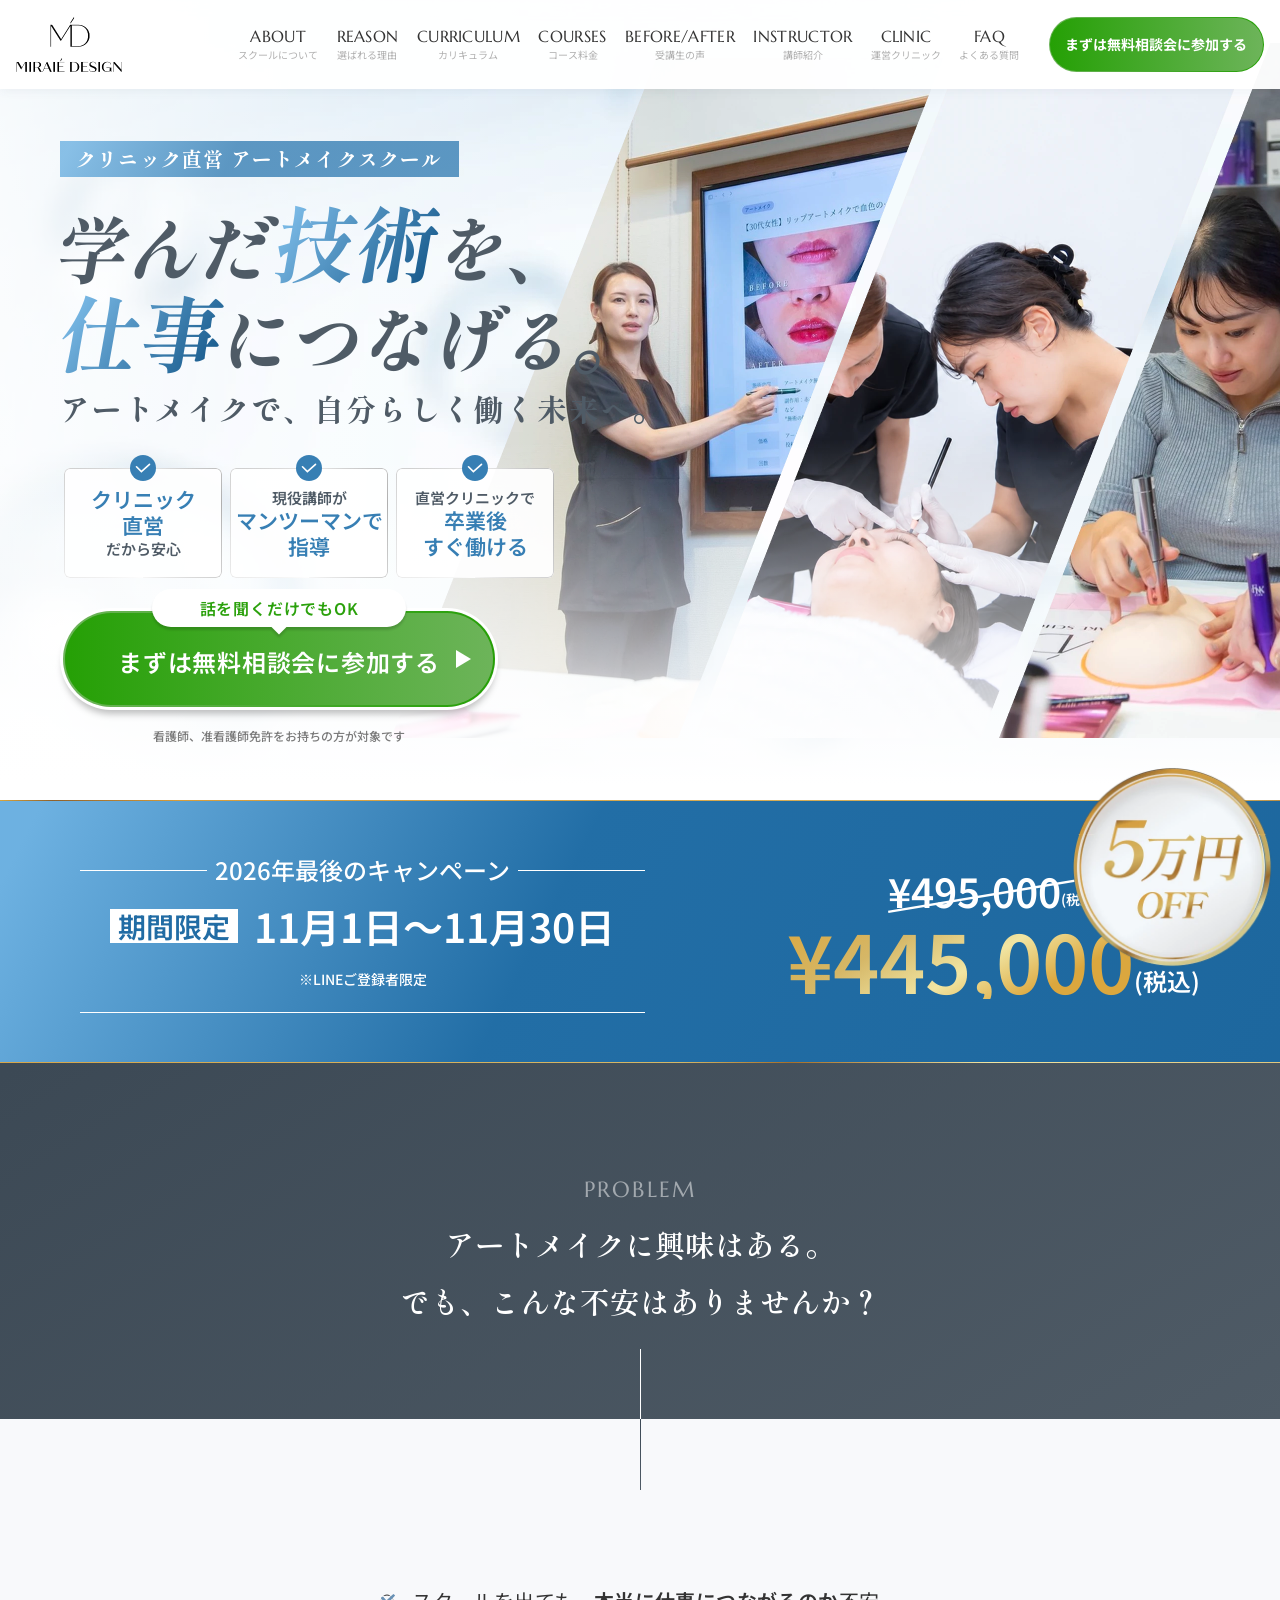
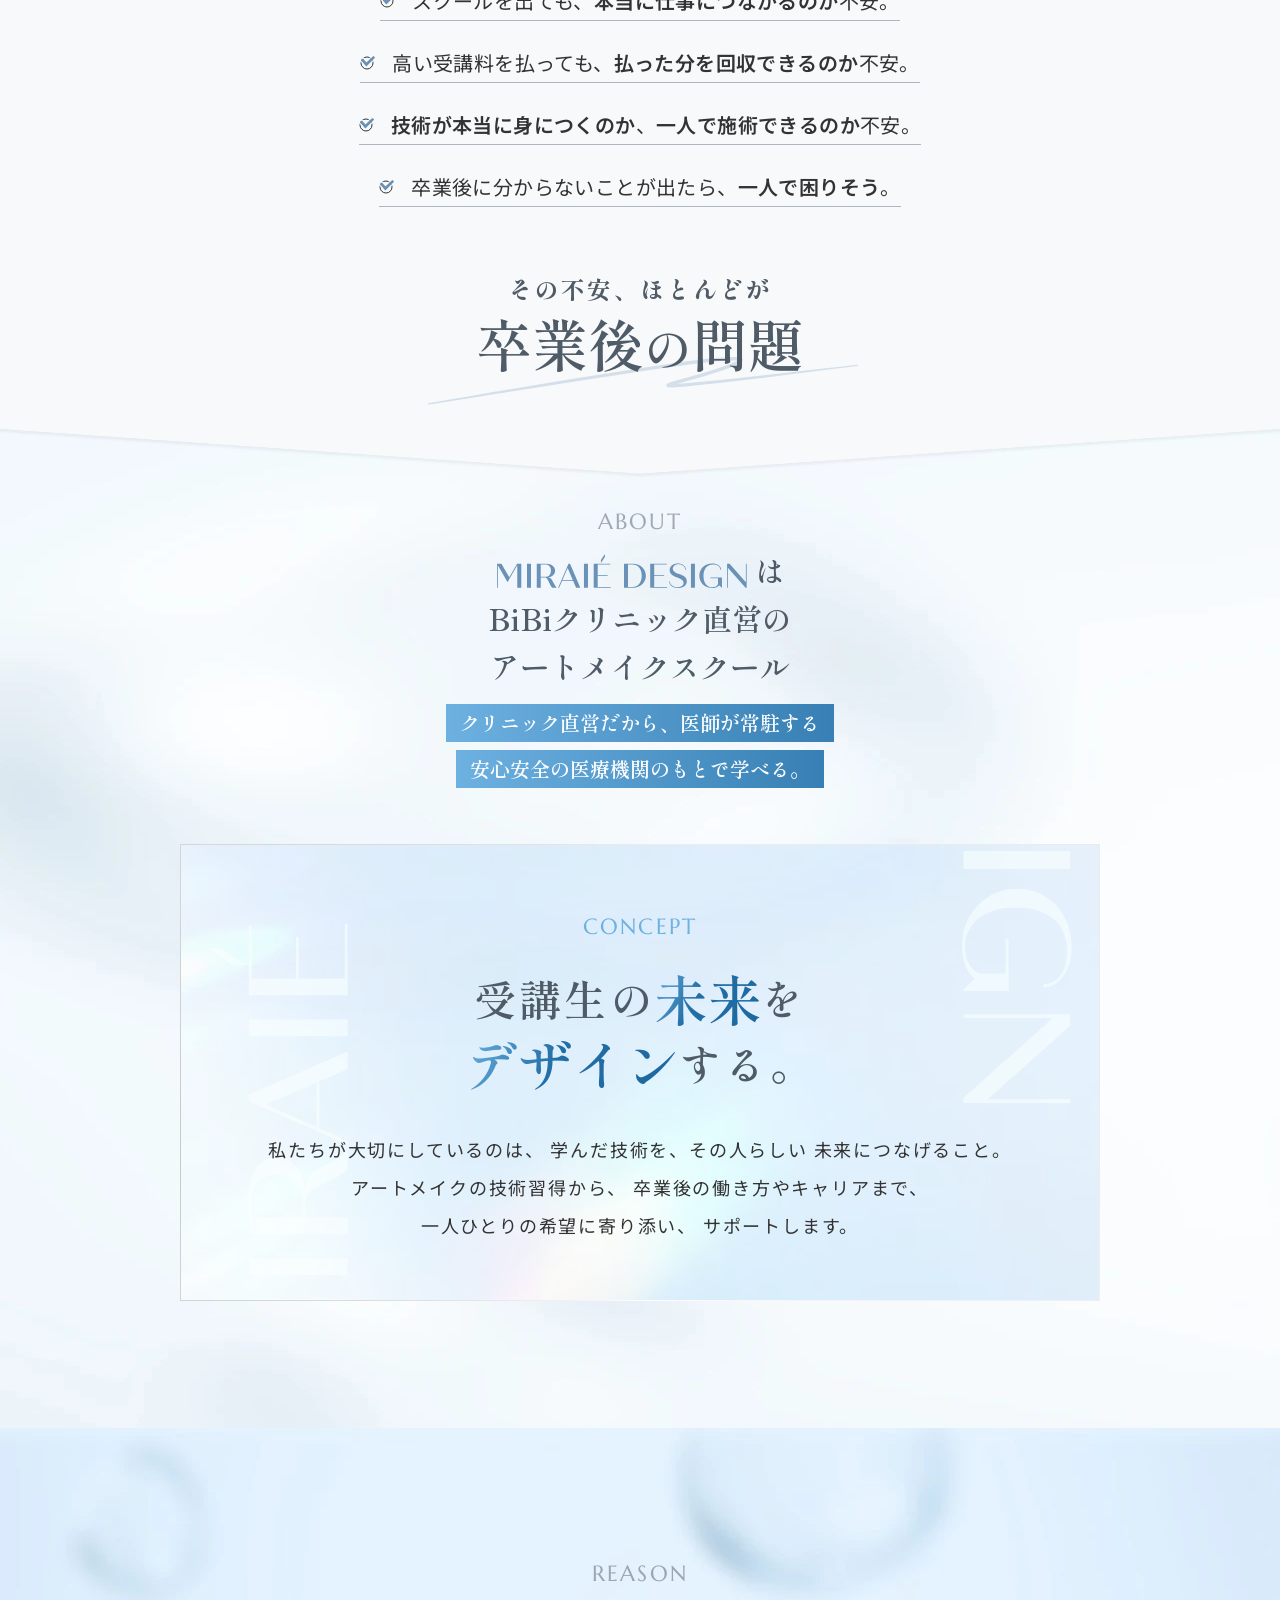
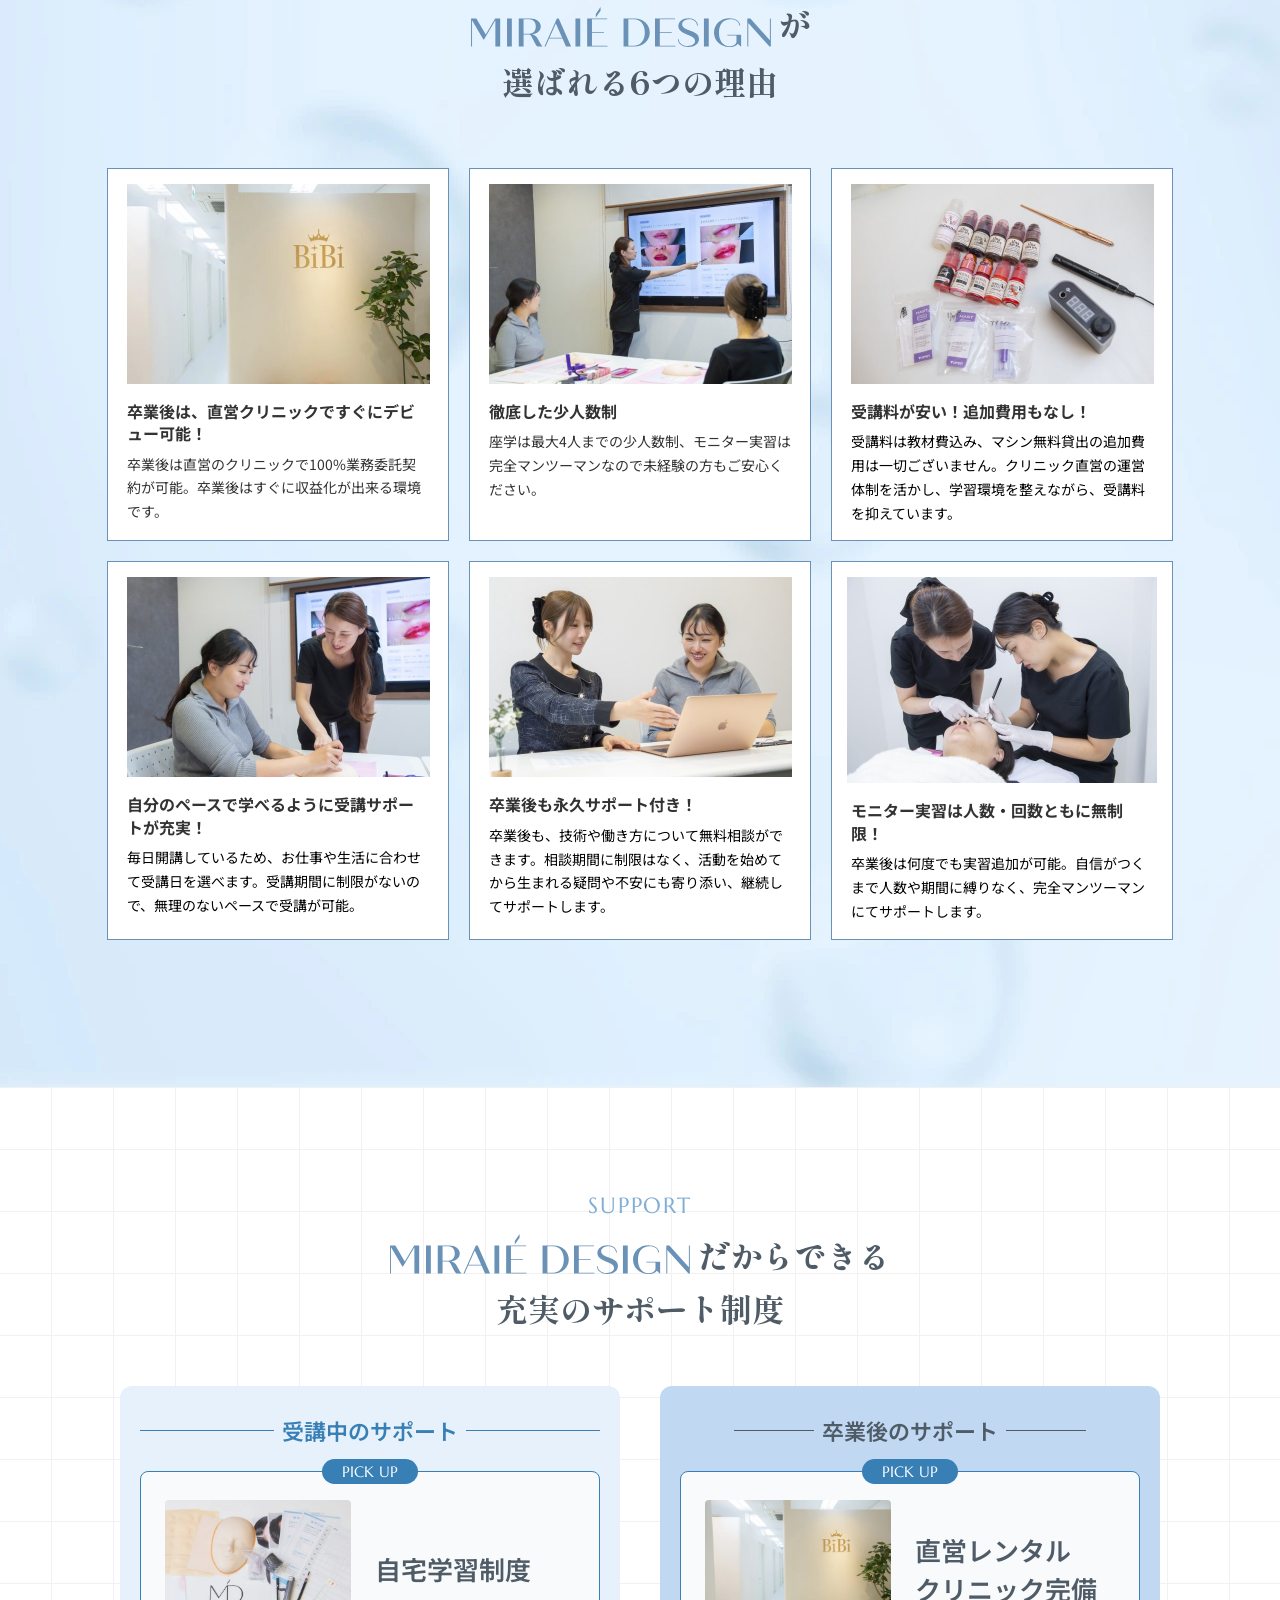
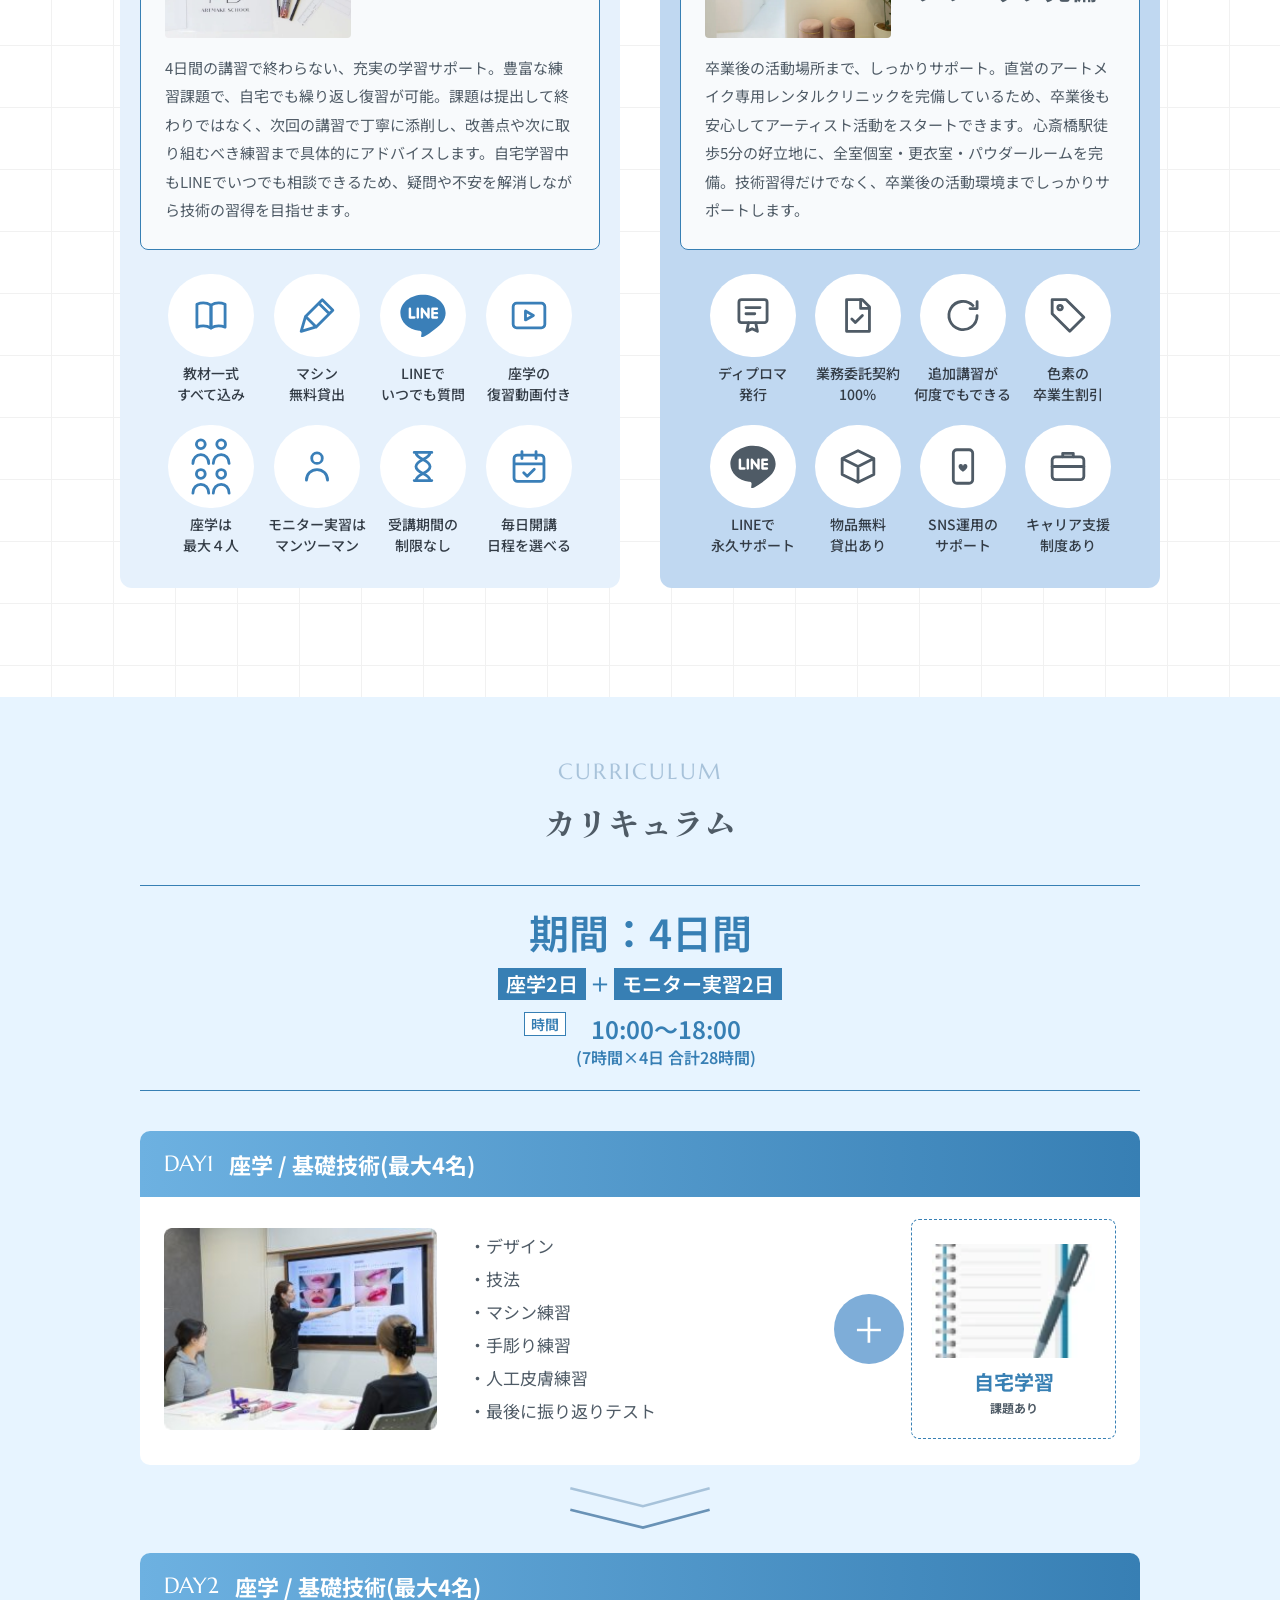
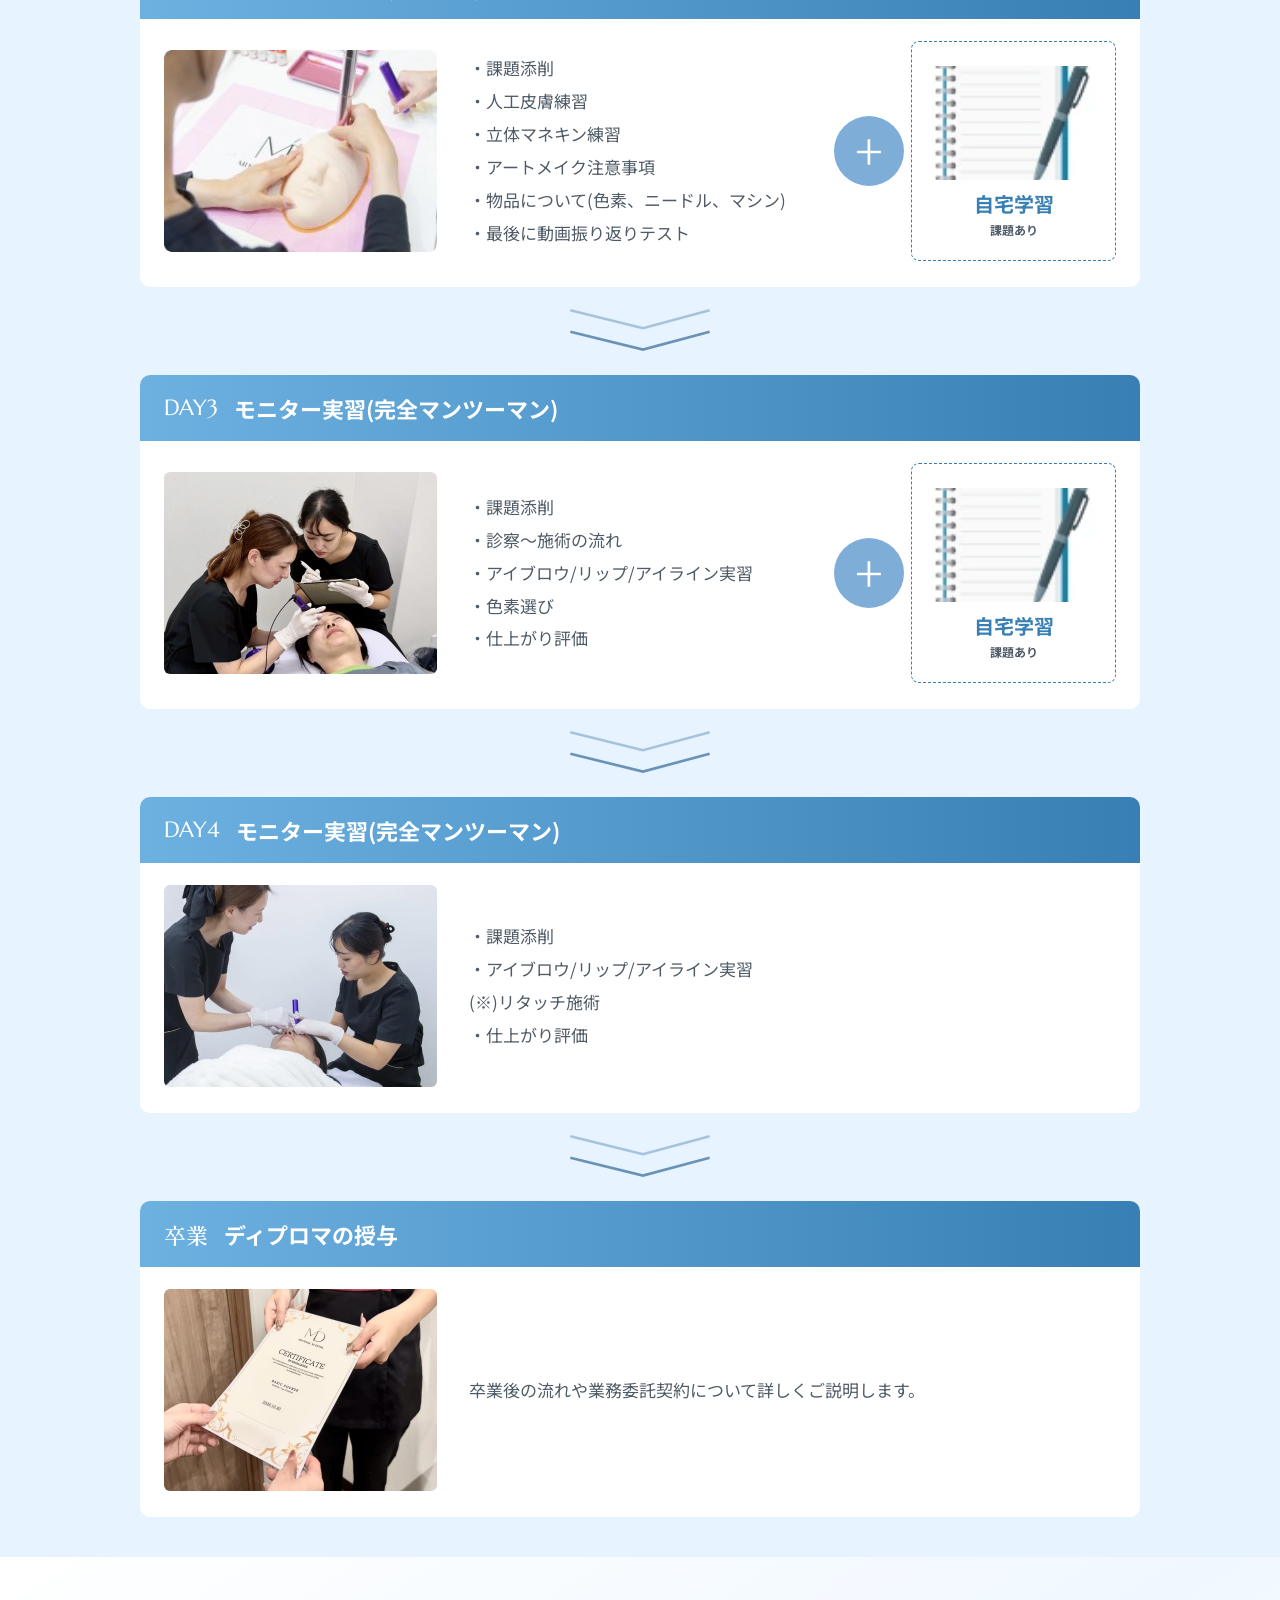
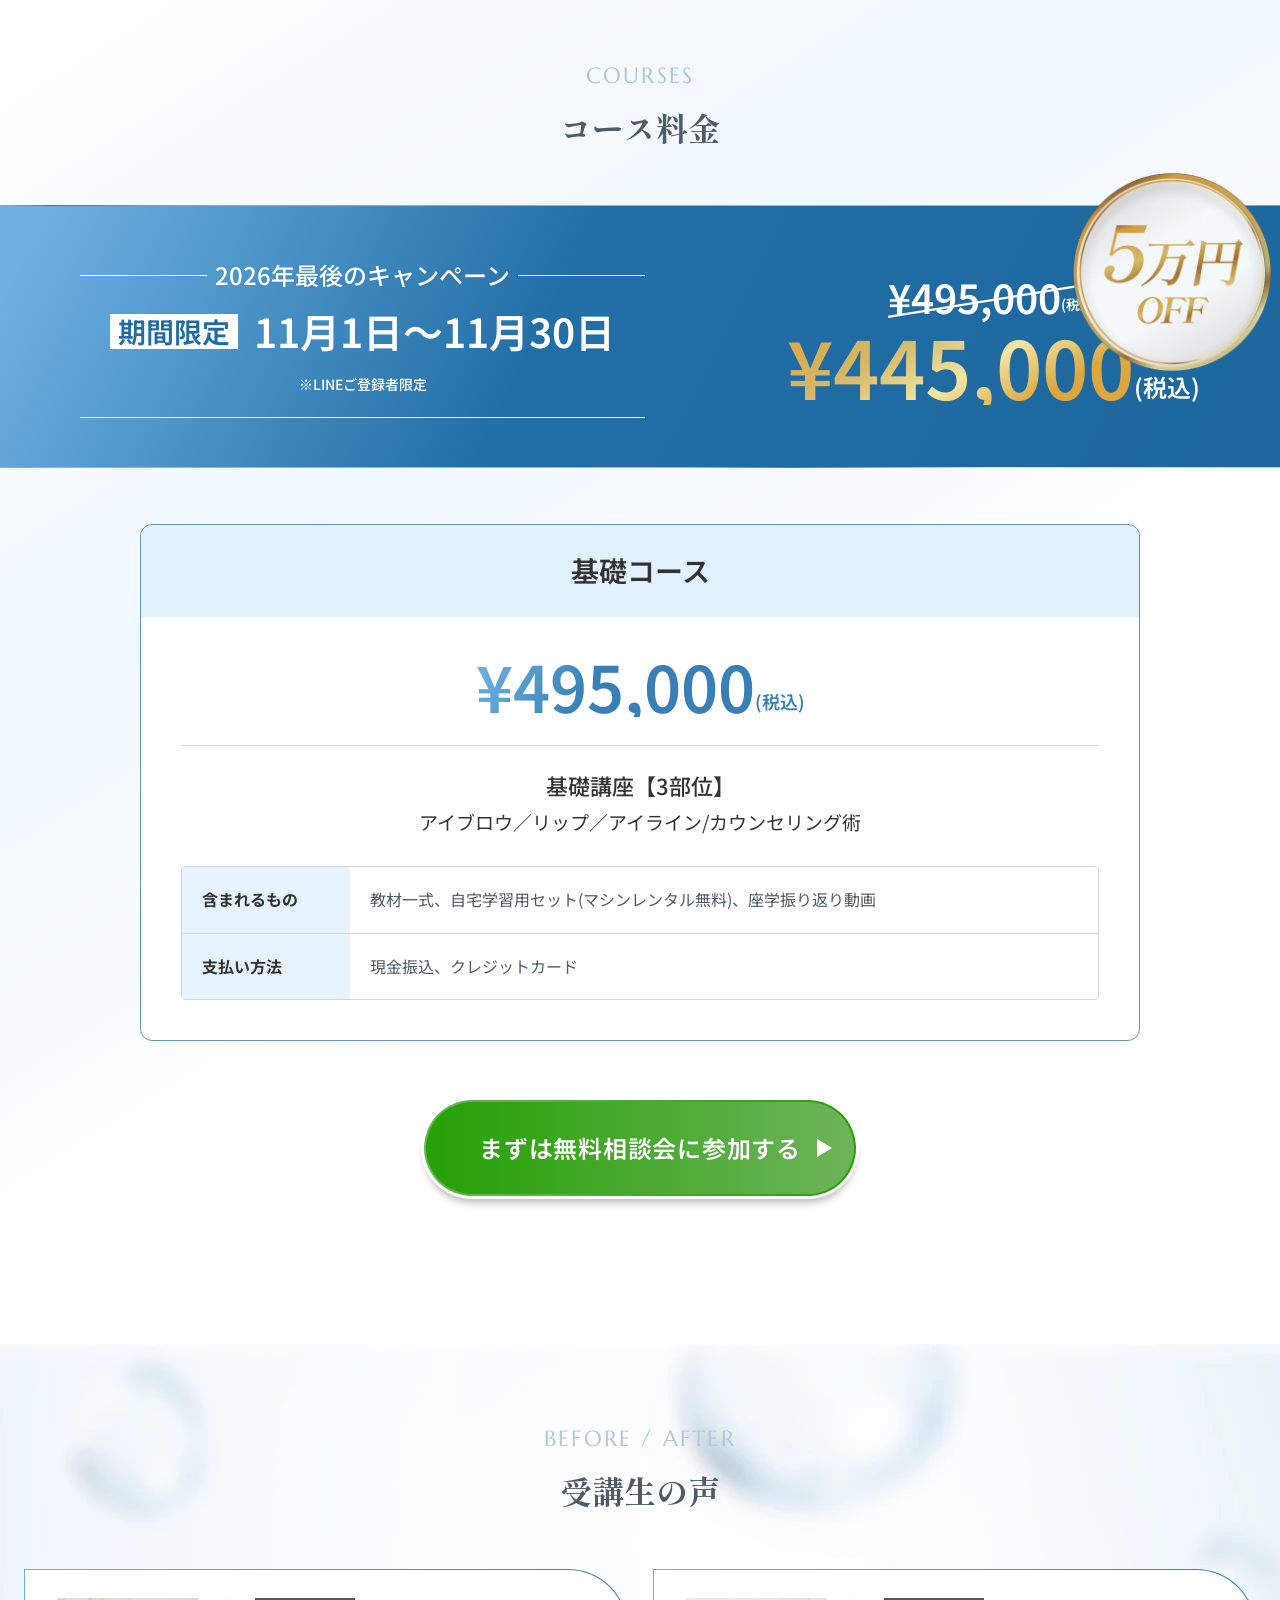
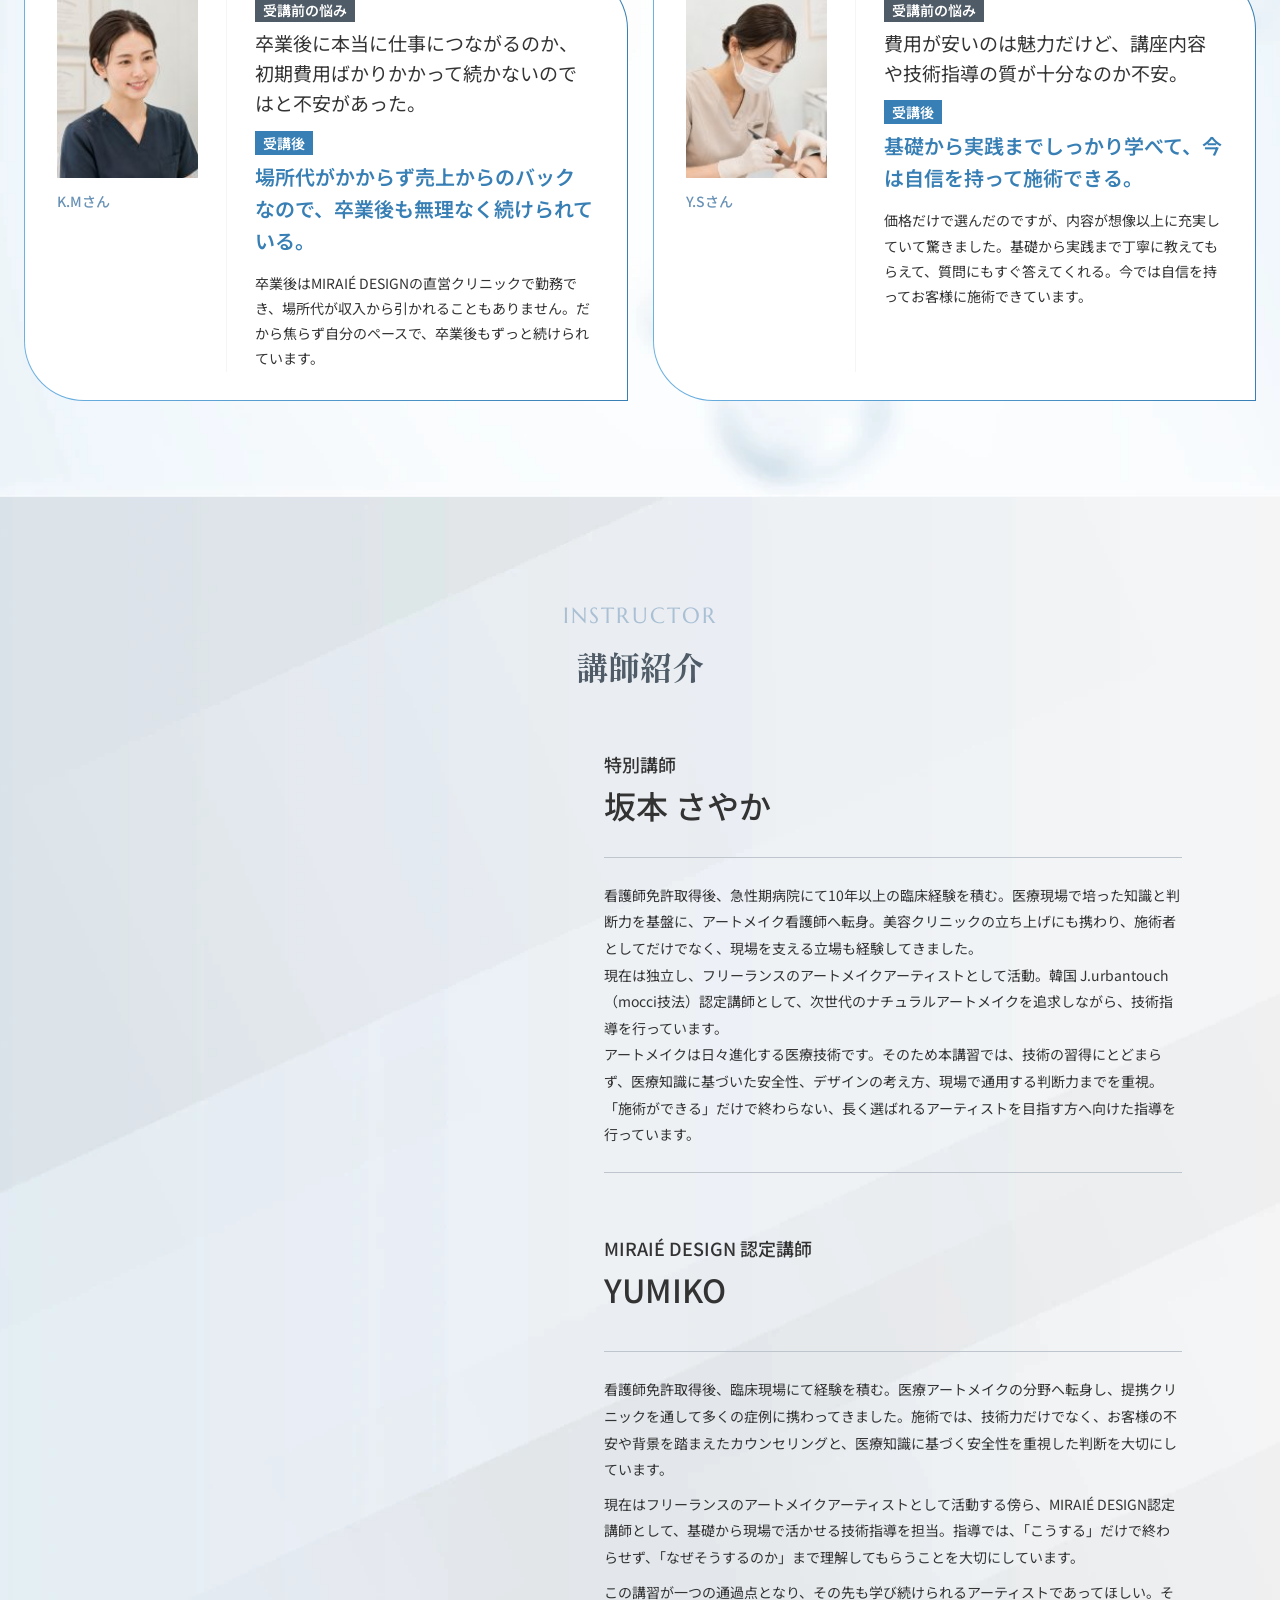
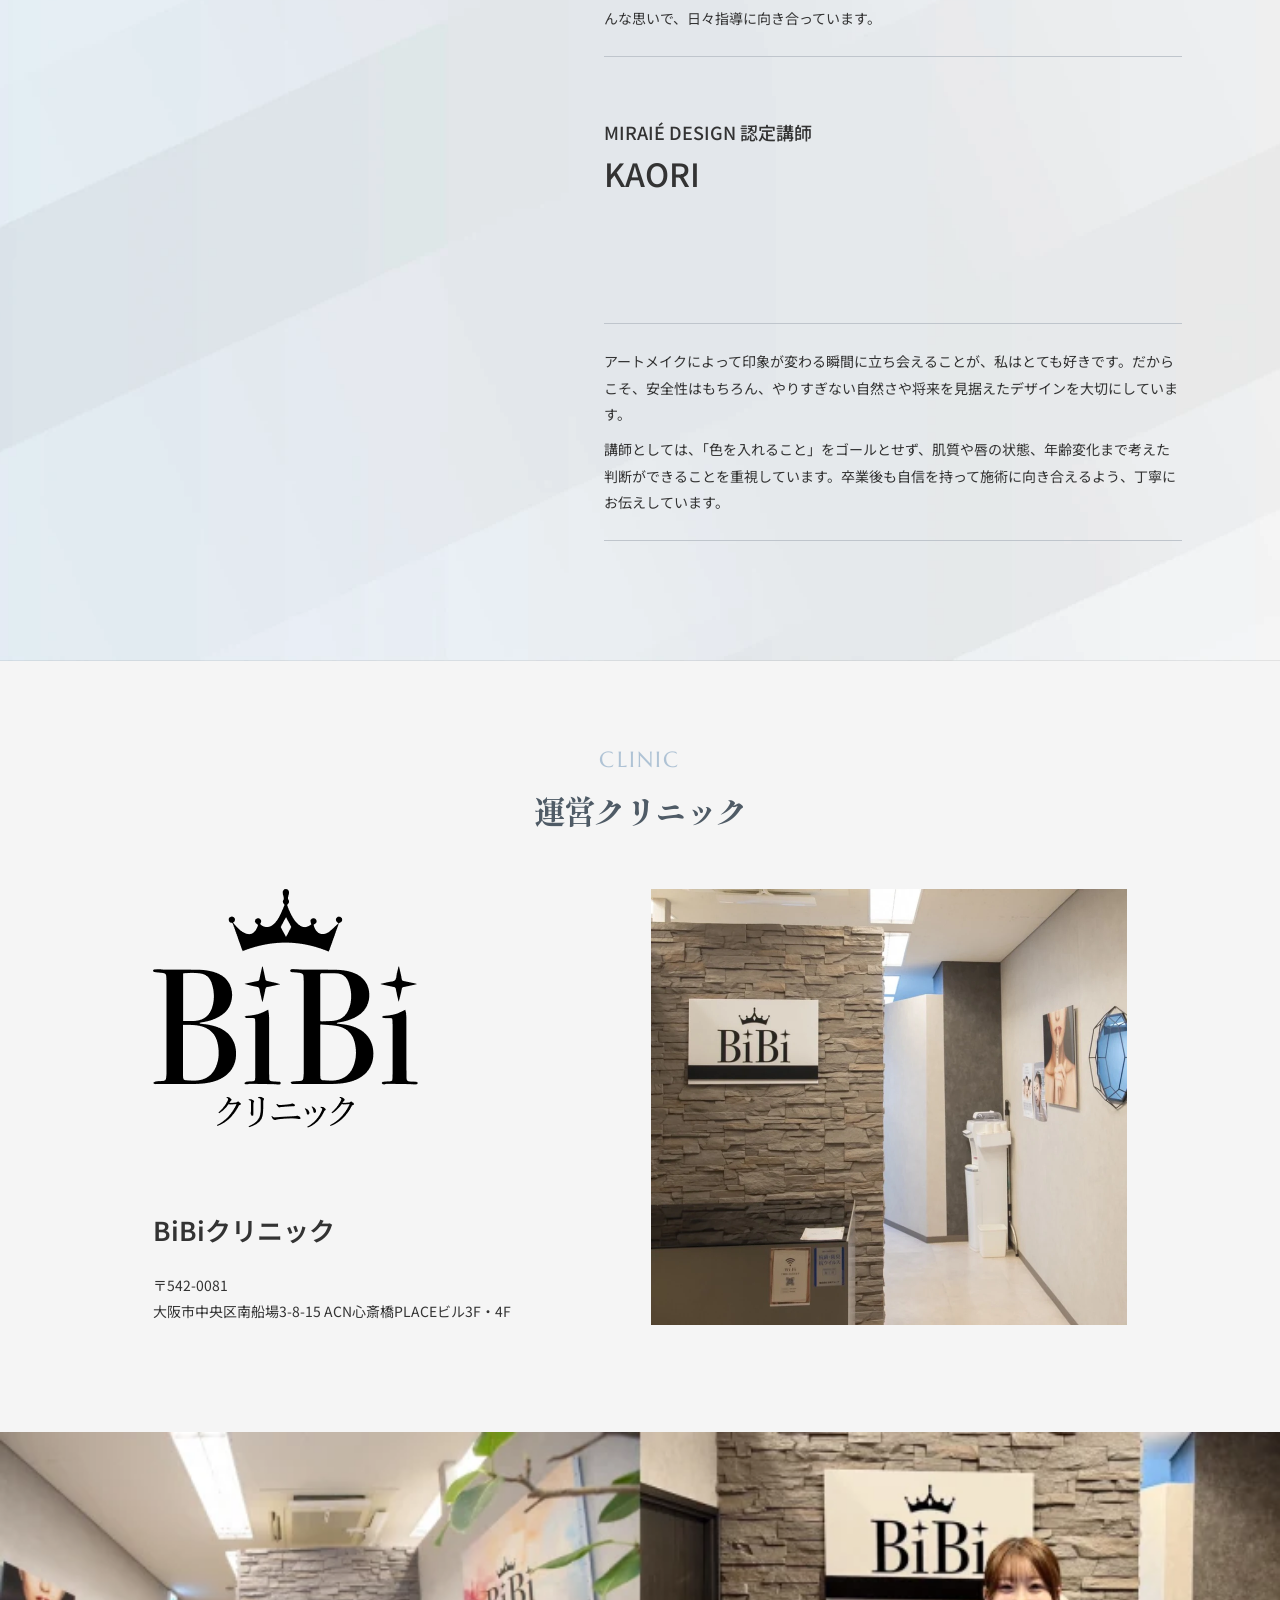
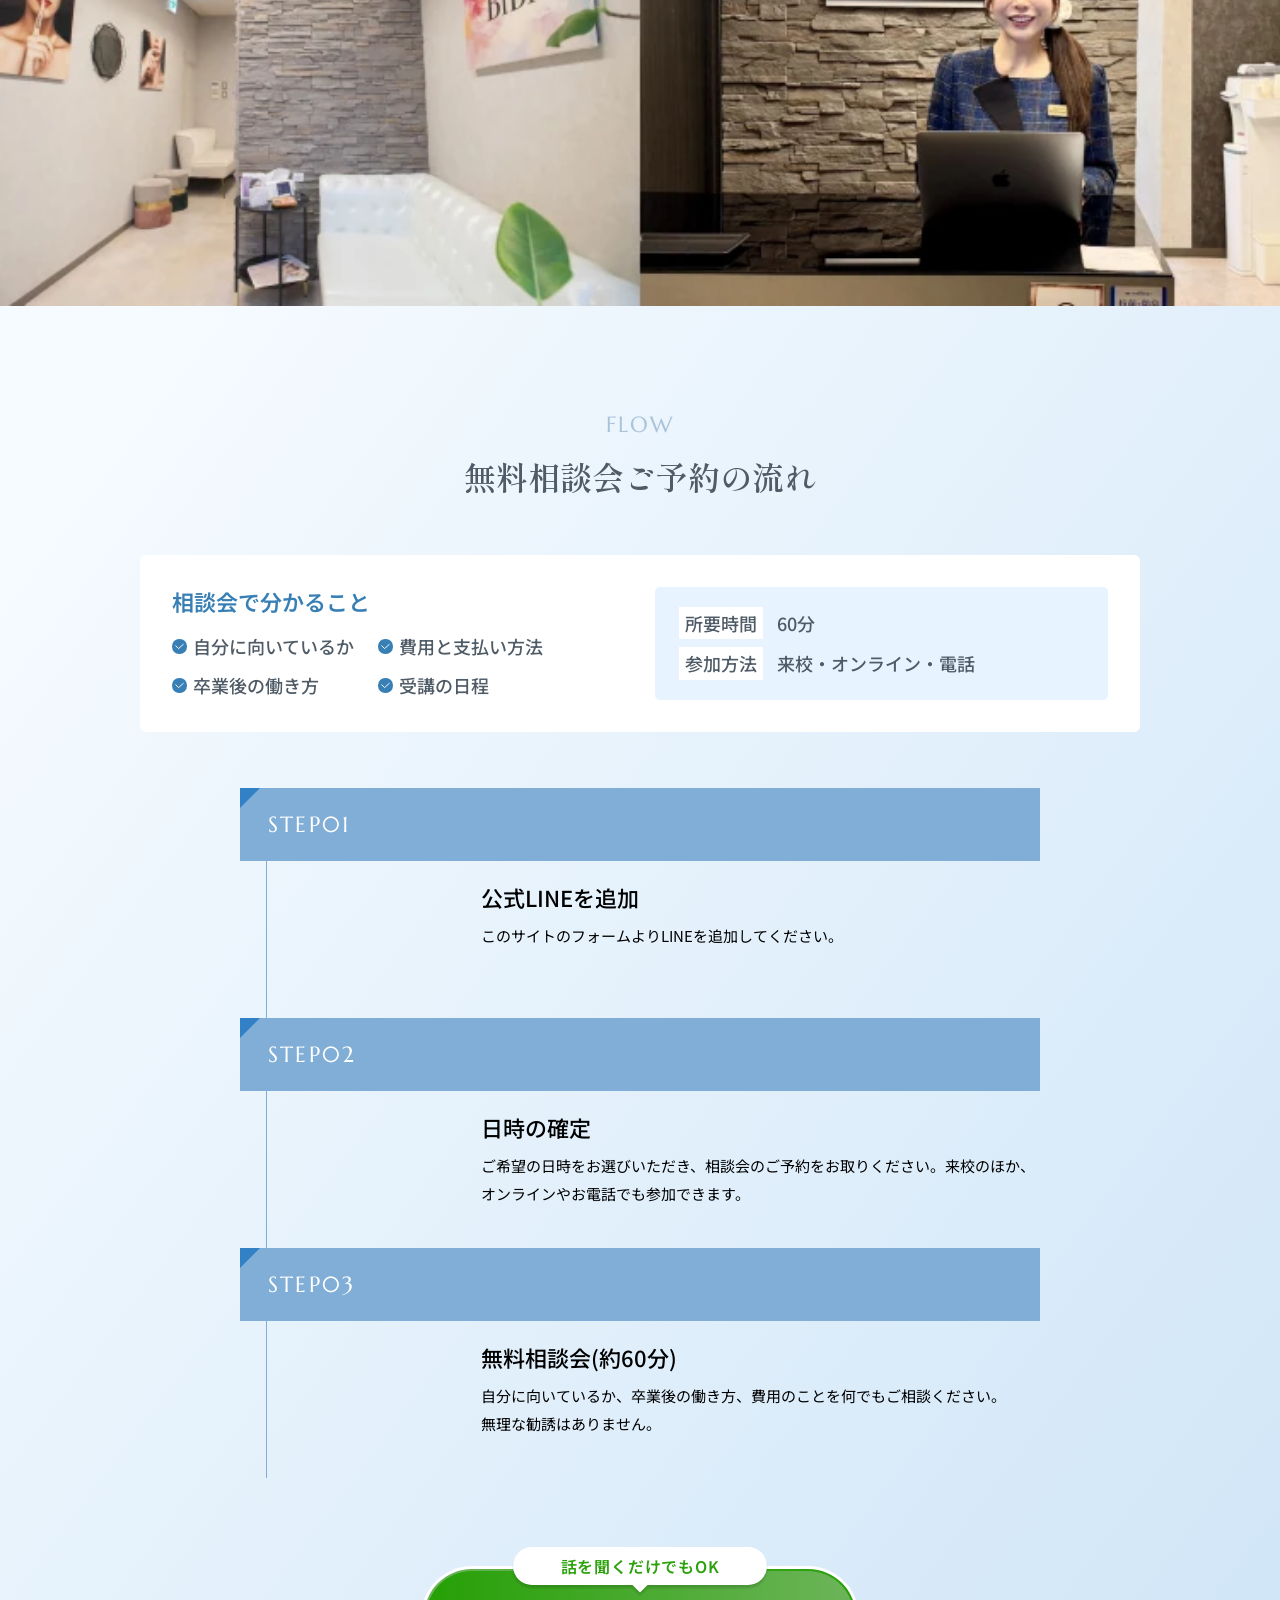
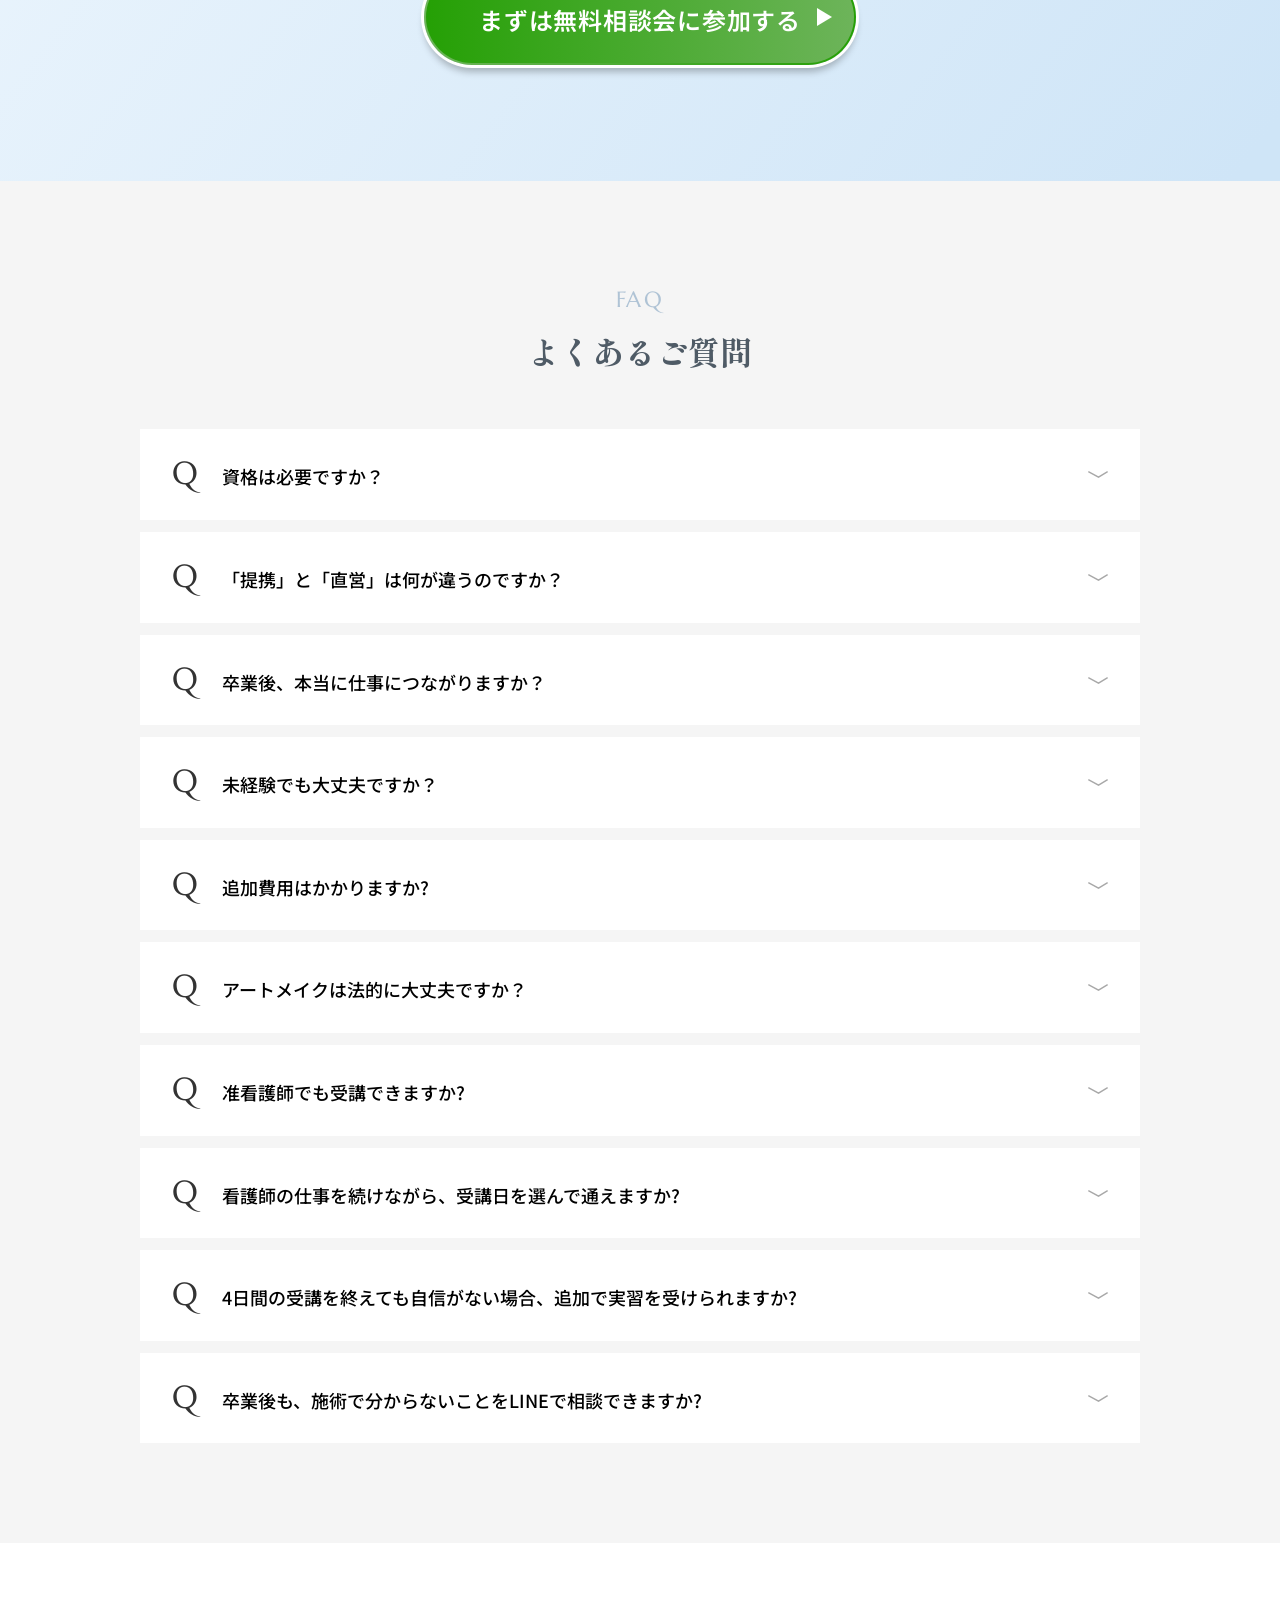
<file: index.html>
<!DOCTYPE html>
<html lang="ja">
  <head>
    <!-- ============================================ -->
    <!-- Google Tag Manager -->
    <!-- ============================================ -->
    <script>
      (function (w, d, s, l, i) {
        w[l] = w[l] || [];
        w[l].push({ "gtm.start": new Date().getTime(), event: "gtm.js" });
        var f = d.getElementsByTagName(s)[0],
          j = d.createElement(s),
          dl = l != "dataLayer" ? "&l=" + l : "";
        j.async = true;
        j.src = "https://www.googletagmanager.com/gtm.js?id=" + i + dl;
        f.parentNode.insertBefore(j, f);
      })(window, document, "script", "dataLayer", "GTM-PQT6HZN8");
    </script>
    <!-- End Google Tag Manager -->
    <meta charset="UTF-8" />
    <meta
      name="viewport"
      content="width=device-width, initial-scale=1.0"
    />
    <meta
      name="format-detection"
      content="telephone=no"
    />
    <title>クリニックが運営するアートメイクスクール｜MIRAIÉ DESIGN（BiBiクリニック直営）</title>
    <meta
      name="description"
      content="クリニックが運営する安心の医療アートメイクスクール、MIRAIÉ DESIGN。卒業後すぐにデビューでき、アートメイク3講座が49.5万円・追加費用なし。看護師資格を活かし未経験から始められます。無料相談会受付中。"
    />
    <!-- ============================================ -->
    <!-- favicon -->
    <!-- ============================================ -->
    <link
      rel="icon"
      href="img/favicon.ico"
      sizes="any"
    />
    <!-- ============================================ -->
    <!-- OGP -->
    <!-- ============================================ -->
    <meta
      property="og:type"
      content="website"
    />
    <meta
      property="og:title"
      content="クリニックが運営するアートメイクスクール｜MIRAIÉ DESIGN（BiBiクリニック直営）"
    />
    <meta
      property="og:description"
      content="クリニックが運営する安心の医療アートメイクスクール、MIRAIÉ DESIGN。卒業後すぐにデビューでき、アートメイク3講座が49.5万円・追加費用なし。看護師資格を活かし未経験から始められます。無料相談会受付中。"
    />
    <meta
      property="og:site_name"
      content="MIRAIÉ DESIGN"
    />
    <link
      rel="canonical"
      href="https://miraie-design.jp/lp13/"
    />
    <meta
      property="og:url"
      content="https://miraie-design.jp/lp13/"
    />
    <meta
      property="og:image"
      content="https://miraie-design.jp/lp13/img/ogp.jpg"
    />
    <meta
      property="og:image:width"
      content="1200"
    />
    <meta
      property="og:image:height"
      content="630"
    />
    <meta
      name="twitter:card"
      content="summary_large_image"
    />
    <meta
      name="twitter:image"
      content="https://miraie-design.jp/lp13/img/ogp.jpg"
    />
    <!-- ============================================ -->
    <!-- Google Fonts -->
    <!-- ============================================ -->
    <link
      rel="preconnect"
      href="https://fonts.googleapis.com"
    />
    <link
      rel="preconnect"
      href="https://fonts.gstatic.com"
      crossorigin
    />
    <link
      href="https://fonts.googleapis.com/css2?family=Marcellus&family=Noto+Sans+JP:wght@400;500;700&family=Shippori+Mincho:wght@600;800&display=swap"
      rel="stylesheet"
    />
    <!-- ============================================ -->
    <!-- CSS -->
    <!-- ============================================ -->
    <link
      rel="stylesheet"
      href="style.css"
    />
  </head>
  <body>
    <!-- ============================================ -->
    <!-- Google Tag Manager (noscript) -->
    <!-- ============================================ -->
    <noscript
      ><iframe
        src="https://www.googletagmanager.com/ns.html?id=GTM-PQT6HZN8"
        height="0"
        width="0"
        style="display: none; visibility: hidden"
      ></iframe
    ></noscript>
    <!-- End Google Tag Manager (noscript) -->
    <!-- ============================================ -->
    <!-- HEADER (PC only) -->
    <!-- ============================================ -->
    <header class="header">
      <a
        href="#top"
        class="header__logo"
        ><img
          src="img/top/header_logo.png"
          alt="MIRAIÉ DESIGN"
      /></a>
      <nav class="header__nav">
        <ul class="header__list">
          <li><a href="#about"><span class="header__en">ABOUT</span><span class="header__ja">スクールについて</span></a></li>
          <li><a href="#reason"><span class="header__en">REASON</span><span class="header__ja">選ばれる理由</span></a></li>
          <li><a href="#curriculum"><span class="header__en">CURRICULUM</span><span class="header__ja">カリキュラム</span></a></li>
          <li><a href="#courses"><span class="header__en">COURSES</span><span class="header__ja">コース料金</span></a></li>
          <li><a href="#beforeafter"><span class="header__en">BEFORE/AFTER</span><span class="header__ja">受講生の声</span></a></li>
          <li><a href="#coach"><span class="header__en">INSTRUCTOR</span><span class="header__ja">講師紹介</span></a></li>
          <li><a href="#clinic"><span class="header__en">CLINIC</span><span class="header__ja">運営クリニック</span></a></li>
          <li><a href="#faq"><span class="header__en">FAQ</span><span class="header__ja">よくある質問</span></a></li>
        </ul>
      </nav>
      <a
        href="https://liff.line.me/2007971611-4rdJ1JGX/landing?follow=%40156evkhj&lp=sFBxKf&liff_id=2007971611-4rdJ1JGX"
        target="_blank"
        rel="noopener noreferrer"
        class="header__btn"
        >まずは無料相談会に参加する</a
      >
    </header>

    <div class="content-wrap" id="top">
      <main class="main">
        <!-- ============================================ -->
        <!-- FV -->
        <!-- ============================================ -->
        <section class="fv">
          <div class="fv__main">
            <div class="fv__photos" aria-hidden="true">
              <picture><source media="(min-width: 768px)" srcset="img/top/fv_pc_photo01.webp" /><img src="[data-uri]" alt="" class="fv__photo fv__photo--01" /></picture>
              <picture><source media="(min-width: 768px)" srcset="img/top/fv_pc_photo02.webp" /><img src="[data-uri]" alt="" class="fv__photo fv__photo--02" /></picture>
              <picture><source media="(min-width: 768px)" srcset="img/top/fv_pc_photo03.webp" /><img src="[data-uri]" alt="" class="fv__photo fv__photo--03" /></picture>
            </div>
            <h1 class="fv__logo">
              <img
                src="img/top/logo.png"
                alt="MIRAIÉ DESIGN"
              />
            </h1>
            <p class="fv__badge emphasis">クリニック直営 アートメイクスクール</p>

            <h2 class="fv__copy emphasis">
              <span class="fv__copyLine">
                <span class="fv__copyText">学んだ</span><span class="fv__copyText fv__copyText--large gradient-text">技術</span><span class="fv__copyText fv__copyText--narrow">を、</span>
              </span>
              <span class="fv__copyLine">
                <span class="fv__copyText fv__copyText--large gradient-text">仕事</span><span class="fv__copyText fv__copyText--narrow">につなげる。</span>
              </span>
            </h2>

            <p class="fv__lead emphasis">アートメイクで、自分らしく働く未来へ。</p>

            <ul class="fv__feature">
              <li class="fv__featureItem">
                <img
                  src="img/top/icon_check_circle.svg"
                  alt=""
                  class="fv__featureIcon"
                />
                <p class="fv__featureText">
                  <span class="fv__featureStrong">クリニック<br />直営</span><br />だから安心
                </p>
              </li>
              <li class="fv__featureItem">
                <img
                  src="img/top/icon_check_circle.svg"
                  alt=""
                  class="fv__featureIcon"
                />
                <p class="fv__featureText">
                  現役講師が<br /><span class="fv__featureStrong">マンツーマンで<br />指導</span>
                </p>
              </li>
              <li class="fv__featureItem">
                <img
                  src="img/top/icon_check_circle.svg"
                  alt=""
                  class="fv__featureIcon"
                />
                <p class="fv__featureText">
                  直営クリニックで<br /><span class="fv__featureStrong">卒業後<br />すぐ働ける</span>
                </p>
              </li>
            </ul>

            <div class="fv__price">
              <p class="fv__priceLabel">基礎コース</p>
              <p class="fv__priceNum eng">
                <span class="gradient-text">49<span class="fv__priceDecimal">.5</span></span>
              </p>
              <p class="fv__priceUnit emphasis">万円</p>
            </div>

            <div class="fv__btnArea">
              <div class="btnWrap">
                <p class="btnLabel btnLabel--wide">話を聞くだけでもOK</p>
                <a
                  href="https://liff.line.me/2007971611-4rdJ1JGX/landing?follow=%40156evkhj&lp=sFBxKf&liff_id=2007971611-4rdJ1JGX"
                  target="_blank"
                  rel="noopener noreferrer"
                  class="btn"
                >
                  <span class="btn__text">まずは無料相談会に参加する</span>
                  <span class="btn__arrow"></span>
                </a>
              </div>
              <p class="fv__note">看護師、准看護師免許をお持ちの方が対象です</p>
            </div>
          </div>

          <div class="campaign">
            <div class="campaign__inner">
              <div class="campaign__head">
                <span class="campaign__line"></span>
                <p class="campaign__title">2026年最後のキャンペーン</p>
                <span class="campaign__line"></span>
              </div>
              <div class="campaign__body">
                <div class="campaign__limit">
                  <p class="campaign__limitLabel">期間限定</p>
                  <p class="campaign__limitDate">11月1日〜11月30日</p>
                </div>
                <div class="campaign__prices">
                  <p class="campaign__before">
                    <span class="campaign__beforeNum">¥495,000</span><small class="campaign__beforeTax">(税込)</small>
                    <img
                      src="img/top/campaign_strike.svg"
                      alt=""
                      class="campaign__strike"
                    />
                  </p>
                  <p class="campaign__after">
                    <span class="campaign__afterNum">¥445,000</span><small class="campaign__afterTax">(税込)</small>
                  </p>
                </div>
                <img
                  src="img/top/campaign_badge.webp"
                  alt="5万円OFF"
                  class="campaign__badge"
                />
              </div>
              <p class="campaign__note">※LINEご登録者限定</p>
              <span class="campaign__line campaign__line--bottom"></span>
            </div>
          </div>
        </section>

        <!-- ============================================ -->
        <!-- PROBLEM -->
        <!-- ============================================ -->
        <section class="problem">
          <div class="problem__head">
            <p class="problem__label eng">PROBLEM</p>
            <h2 class="problem__title emphasis">
              アートメイクに興味はある。<br />
              でも、こんな不安はありませんか？
            </h2>
          </div>

          <div class="problem__body">
            <ul class="problem__list">
              <li class="problem__item">
                <span class="problem__icon">
                  <img
                    src="img/top/icon_check.svg"
                    alt=""
                  />
                </span>
                <p class="problem__text">
                  スクールを出ても、<span class="problem__bold">本当に仕事につながるのか</span>不安。
                </p>
              </li>
              <li class="problem__item">
                <span class="problem__icon">
                  <img
                    src="img/top/icon_check.svg"
                    alt=""
                  />
                </span>
                <p class="problem__text">
                  高い受講料を払っても、<span class="problem__bold">払った分を回収できるのか</span>不安。
                </p>
              </li>
              <li class="problem__item">
                <span class="problem__icon">
                  <img
                    src="img/top/icon_check.svg"
                    alt=""
                  />
                </span>
                <p class="problem__text">
                  <span class="problem__bold">技術が本当に身につくのか</span>、<span class="problem__bold">一人で施術できるのか</span>不安。
                </p>
              </li>
              <li class="problem__item">
                <span class="problem__icon">
                  <img
                    src="img/top/icon_check.svg"
                    alt=""
                  />
                </span>
                <p class="problem__text">
                  卒業後に分からないことが出たら、<span class="problem__bold">一人で困りそう</span>。
                </p>
              </li>
            </ul>

            <div class="problem__answer emphasis">
              <img
                src="img/top/problem_line.svg"
                alt=""
                class="problem__answerLine"
              />
              <p class="problem__answerSub">その不安、ほとんどが</p>
              <p class="problem__answerMain">卒業後<span>の</span>問題</p>
            </div>
          </div>
        </section>

        <!-- ============================================ -->
        <!-- ABOUT -->
        <!-- ============================================ -->
        <section
          id="about"
          class="about"
        >
          <img
            src="img/top/about_chevron.png"
              loading="lazy"
              decoding="async"
            alt=""
            class="about__chevron"
          />

          <div class="about__content">
            <div class="about__heading">
              <p class="about__label eng">ABOUT</p>
              <h2 class="about__title emphasis">
                <span class="about__titleLogo">
                  <img
                    src="img/top/about_logo.svg"
                    alt="MIRAIÉ DESIGN"
                  />
                  <span class="about__titleSmall">は</span>
                </span>
                <span class="about__titleText">BiBiクリニック直営の</span>
                <span class="about__titleText">アートメイクスクール</span>
              </h2>
            </div>
            <div class="about__catch emphasis">
              <p class="about__catchText">クリニック直営だから、医師が常駐する</p>
              <p class="about__catchText">安心安全の医療機関のもとで学べる。</p>
            </div>
          </div>

          <div class="concept">
            <img
              src="img/top/about_concept_glass.png"
              loading="lazy"
              decoding="async"
              alt=""
              class="concept__bg"
            />
            <div class="concept__head">
              <img
                src="img/top/about_concept_text01.svg"
                alt=""
                class="concept__deco concept__deco--01"
              />
              <img
                src="img/top/about_concept_text02.svg"
                alt=""
                class="concept__deco concept__deco--02"
              />
              <p class="concept__label eng">CONCEPT</p>
              <h3 class="concept__title emphasis">
                <span class="concept__titleLine">受講生の<span class="concept__titleLarge gradient-text">未来</span>を</span>
                <span class="concept__titleLine"><span class="concept__titleLarge gradient-text">デザイン</span>する。</span>
              </h3>
            </div>
            <p class="concept__text">
              私たちが大切にしているのは、<br class="u-sp" />
              学んだ技術を、その人らしい<br class="u-sp" />
              未来につなげること。<br />
              アートメイクの技術習得から、<br class="u-sp" />
              卒業後の働き方やキャリアまで、<br />
              一人ひとりの希望に寄り添い、<br class="u-sp" />
              サポートします。
            </p>
          </div>

          <div class="about__photos">
            <img
              src="img/top/about_photo01.jpg"
              loading="lazy"
              decoding="async"
              alt=""
              class="about__photo about__photo--01"
            />
            <img
              src="img/top/about_photo02.jpg"
              loading="lazy"
              decoding="async"
              alt=""
              class="about__photo about__photo--02"
            />
          </div>
        </section>

        <!-- ============================================ -->
        <!-- REASON -->
        <!-- ============================================ -->
        <section
          id="reason"
          class="reason"
        >
          <div class="sec-head">
            <p class="sec-head__label eng">REASON</p>
            <h2 class="sec-head__title emphasis">
              <span class="sec-head__logo">
                <img
                  src="img/top/reason_logo.svg"
                  alt="MIRAIÉ DESIGN"
                />
                <span class="sec-head__logoText">が</span>
              </span>
              <span class="sec-head__titleText">選ばれる6つの理由</span>
            </h2>
          </div>

          <div class="reason__list">
            <div class="reason-card reason-card--first">
              <img
                src="img/top/reason_img01.webp"
              loading="lazy"
              decoding="async"
                alt=""
                class="reason-card__thumb"
              />
              <div class="reason-card__body">
                <h3 class="reason-card__title">卒業後は、直営クリニックですぐにデビュー可能！</h3>
                <p class="reason-card__text">卒業後は直営のクリニックで100%業務委託契約が可能。卒業後はすぐに収益化が出来る環境です。</p>
              </div>
            </div>

            <div class="reason-card">
              <img
                src="img/top/reason_img02.jpg"
              loading="lazy"
              decoding="async"
                alt=""
                class="reason-card__thumb"
              />
              <div class="reason-card__body">
                <h3 class="reason-card__title">徹底した少人数制</h3>
                <p class="reason-card__text">座学は最大4人までの少人数制、モニター実習は完全マンツーマンなので未経験の方もご安心ください。</p>
              </div>
            </div>

            <div class="reason-card">
              <img
                src="img/top/reason_img03.jpg"
              loading="lazy"
              decoding="async"
                alt=""
                class="reason-card__thumb"
              />
              <div class="reason-card__body">
                <h3 class="reason-card__title">受講料が安い！追加費用もなし！</h3>
                <p class="reason-card__text reason-card__text--black">受講料は教材費込み、マシン無料貸出の追加費用は一切ございません。クリニック直営の運営体制を活かし、学習環境を整えながら、受講料を抑えています。</p>
              </div>
            </div>

            <div class="reason-card">
              <img
                src="img/top/reason_img04.jpg"
              loading="lazy"
              decoding="async"
                alt=""
                class="reason-card__thumb"
              />
              <div class="reason-card__body">
                <h3 class="reason-card__title">自分のペースで学べるように受講サポートが充実！</h3>
                <p class="reason-card__text reason-card__text--black">毎日開講しているため、お仕事や生活に合わせて受講日を選べます。受講期間に制限がないので、無理のないペースで受講が可能。</p>
              </div>
            </div>

            <div class="reason-card">
              <img
                src="img/top/reason_img05.jpg"
              loading="lazy"
              decoding="async"
                alt=""
                class="reason-card__thumb"
              />
              <div class="reason-card__body">
                <h3 class="reason-card__title">卒業後も永久サポート付き！</h3>
                <p class="reason-card__text reason-card__text--black">卒業後も、技術や働き方について無料相談ができます。相談期間に制限はなく、活動を始めてから生まれる疑問や不安にも寄り添い、継続してサポートします。</p>
              </div>
            </div>

            <div class="reason-card">
              <img
                src="img/top/reason_img06.jpg"
              loading="lazy"
              decoding="async"
                alt=""
                class="reason-card__thumb reason-card__thumb--wide"
              />
              <div class="reason-card__body">
                <h3 class="reason-card__title">モニター実習は人数・回数ともに無制限！</h3>
                <p class="reason-card__text reason-card__text--black">卒業後は何度でも実習追加が可能。自信がつくまで人数や期間に縛りなく、完全マンツーマンにてサポートします。</p>
              </div>
            </div>
          </div>
        </section>

        <!-- ============================================ -->
        <!-- SUPPORT -->
        <!-- ============================================ -->
        <section
          id="support"
          class="support"
        >
          <div class="support__head">
            <p class="support__label">SUPPORT</p>
            <h2 class="support__title emphasis">
              <img
                src="img/top/reason_logo.svg"
                alt="MIRAIÉ DESIGN"
                class="support__logo"
              />
              <span class="support__titleSub">だからできる</span>
              <span class="support__titleMain">充実のサポート制度</span>
            </h2>
          </div>

          <div class="support-box">
            <div class="support-box__head">
              <span class="support-box__line"></span>
              <h3 class="support-box__title">受講中のサポート</h3>
              <span class="support-box__line"></span>
            </div>
            <div class="support-box__pickup">
              <p class="support-box__pickupLabel eng">PICK UP</p>
              <div class="support-box__pickupHead">
                <img
                  src="img/top/support_img01.webp"
              loading="lazy"
              decoding="async"
                  alt=""
                  class="support-box__pickupThumb"
                />
                <h4 class="support-box__pickupTitle">自宅学習制度</h4>
              </div>
              <p class="support-box__pickupText">4日間の講習で終わらない、充実の学習サポート。豊富な練習課題で、自宅でも繰り返し復習が可能。課題は提出して終わりではなく、次回の講習で丁寧に添削し、改善点や次に取り組むべき練習まで具体的にアドバイスします。自宅学習中もLINEでいつでも相談できるため、疑問や不安を解消しながら技術の習得を目指せます。</p>
            </div>
            <ul class="support-box__icons">
              <li class="support-box__icon">
                <img
                  src="img/top/icon_support_textbook.svg"
                  alt=""
                />
                <p>教材一式<br />すべて込み</p>
              </li>
              <li class="support-box__icon">
                <img
                  src="img/top/icon_support_machine.svg"
                  alt=""
                />
                <p>マシン<br />無料貸出</p>
              </li>
              <li class="support-box__icon">
                <img
                  src="img/top/icon_support_line.svg"
                  alt=""
                />
                <p>LINEで<br />いつでも質問</p>
              </li>
              <li class="support-box__icon">
                <img
                  src="img/top/icon_support_movie.svg"
                  alt=""
                />
                <p>座学の<br />復習動画付き</p>
              </li>
              <li class="support-box__icon">
                <img
                  src="img/top/icon_support_group.svg"
                  alt=""
                />
                <p>座学は<br />最大４人</p>
              </li>
              <li class="support-box__icon">
                <img
                  src="img/top/icon_support_person.svg"
                  alt=""
                />
                <p>モニター実習は<br />マンツーマン</p>
              </li>
              <li class="support-box__icon">
                <img
                  src="img/top/icon_support_hourglass.svg"
                  alt=""
                />
                <p>受講期間の<br />制限なし</p>
              </li>
              <li class="support-box__icon">
                <img
                  src="img/top/icon_support_calendar.svg"
                  alt=""
                />
                <p>毎日開講<br />日程を選べる</p>
              </li>
            </ul>
          </div>

          <div class="support-box support-box--after">
            <div class="support-box__head">
              <span class="support-box__line"></span>
              <h3 class="support-box__title">卒業後のサポート</h3>
              <span class="support-box__line"></span>
            </div>
            <div class="support-box__pickup">
              <p class="support-box__pickupLabel eng">PICK UP</p>
              <img
                src="img/top/support_img02.webp"
                loading="lazy"
                decoding="async"
                alt=""
                class="support-box__pickupImage"
              />
              <h4 class="support-box__pickupTitle">直営レンタル<br class="u-pc" />クリニック完備</h4>
              <div class="support-box__pickupBody">
                <p class="support-box__pickupText">卒業後の活動場所まで、しっかりサポート。直営のアートメイク専用レンタルクリニックを完備しているため、卒業後も安心してアーティスト活動をスタートできます。</p>
                <div class="support-box__pickupPhotos u-sp">
                  <img src="img/top/support_img03.webp" loading="lazy" decoding="async" alt="" width="135" height="106" />
                  <img src="img/top/support_img04.webp" loading="lazy" decoding="async" alt="" width="135" height="106" />
                </div>
                <p class="support-box__pickupText">心斎橋駅徒歩5分の好立地に、全室個室・更衣室・パウダールームを完備。技術習得だけでなく、卒業後の活動環境までしっかりサポートします。</p>
              </div>
            </div>
            <ul class="support-box__icons">
              <li class="support-box__icon">
                <img
                  src="img/top/icon_support_diploma.svg"
                  alt=""
                />
                <p>ディプロマ<br />発行</p>
              </li>
              <li class="support-box__icon">
                <img
                  src="img/top/icon_support_contract.svg"
                  alt=""
                />
                <p>業務委託契約<br />100%</p>
              </li>
              <li class="support-box__icon">
                <img
                  src="img/top/icon_support_repeat.svg"
                  alt=""
                />
                <p>追加講習が<br />何度でもできる</p>
              </li>
              <li class="support-box__icon">
                <img
                  src="img/top/icon_support_tag.svg"
                  alt=""
                />
                <p>色素の<br />卒業生割引</p>
              </li>
              <li class="support-box__icon">
                <img
                  src="img/top/icon_support_line02.svg"
                  alt=""
                />
                <p>LINEで<br />永久サポート</p>
              </li>
              <li class="support-box__icon">
                <img
                  src="img/top/icon_support_box.svg"
                  alt=""
                />
                <p>物品無料<br />貸出あり</p>
              </li>
              <li class="support-box__icon">
                <img
                  src="img/top/icon_support_sns.svg"
                  alt=""
                />
                <p>SNS運用の<br />サポート</p>
              </li>
              <li class="support-box__icon">
                <img
                  src="img/top/icon_support_career.svg"
                  alt=""
                />
                <p>キャリア支援<br />制度あり</p>
              </li>
            </ul>
          </div>
        </section>

        <!-- ============================================ -->
        <!-- CURRICULUM -->
        <!-- ============================================ -->
        <section
          id="curriculum"
          class="curriculum"
        >
          <div class="sec-head">
            <p class="sec-head__label eng">CURRICULUM</p>
            <h2 class="sec-head__title emphasis">カリキュラム</h2>
          </div>

          <div class="curriculum__summary">
            <p class="curriculum__period">期間：4日間</p>
            <p class="curriculum__breakdown">
              <span class="curriculum__tag">座学2日</span>
              <span class="curriculum__plus">＋</span>
              <span class="curriculum__tag">モニター実習2日</span>
            </p>
            <p class="curriculum__time">
              <span class="curriculum__tag curriculum__tag--outline">時間</span>
              <span class="curriculum__timeText"><span class="curriculum__timeMain">10:00〜18:00</span><span class="curriculum__timeSub">(7時間×4日 合計28時間)</span></span>
            </p>
          </div>

          <div class="curriculum__list">
            <div class="curriculum-card">
              <div class="curriculum-card__head">
                <p class="curriculum-card__day">DAY1</p>
                <h3 class="curriculum-card__title curriculum-card__title--hiragino">座学 / 基礎技術(最大4名)</h3>
              </div>
              <div class="curriculum-card__body">
                <div class="curriculum-card__row">
                  <img
                    src="img/top/curriculum_day1.jpg"
              loading="lazy"
              decoding="async"
                    alt=""
                    class="curriculum-card__thumb"
                  />
                  <ul class="curriculum-card__list curriculum-card__list--hiragino">
                    <li>・デザイン</li>
                    <li>・技法</li>
                    <li>・マシン練習</li>
                    <li>・手彫り練習</li>
                    <li>・人工皮膚練習</li>
                    <li>・最後に振り返りテスト</li>
                  </ul>
                </div>
                <div class="curriculum-card__homework">
                  <picture><source media="(min-width: 768px)" srcset="img/top/curriculum_homework.webp" /><img
                    src="img/top/curriculum_homework_sp.webp"
                    loading="lazy"
                    decoding="async"
                    alt=""
                    class="curriculum-card__homeworkThumb"
                  /></picture>
                  <div class="curriculum-card__homeworkText">
                    <p class="curriculum-card__homeworkTitle">自宅学習</p>
                    <p class="curriculum-card__homeworkSub">課題あり</p>
                  </div>
                </div>
              </div>
            </div>

            <img
              src="img/top/icon_arrow_down.svg"
              alt=""
              class="curriculum__arrow"
            />

            <div class="curriculum-card">
              <div class="curriculum-card__head">
                <p class="curriculum-card__day">DAY2</p>
                <h3 class="curriculum-card__title">座学 / 基礎技術(最大4名)</h3>
              </div>
              <div class="curriculum-card__body">
                <div class="curriculum-card__row">
                  <img
                    src="img/top/curriculum_day2.jpg"
              loading="lazy"
              decoding="async"
                    alt=""
                    class="curriculum-card__thumb"
                  />
                  <ul class="curriculum-card__list">
                    <li>・課題添削</li>
                    <li>・人工皮膚練習</li>
                    <li>・立体マネキン練習</li>
                    <li>・アートメイク注意事項</li>
                    <li>・物品について(色素、ニードル、マシン)</li>
                    <li>・最後に動画振り返りテスト</li>
                  </ul>
                </div>
                <div class="curriculum-card__homework">
                  <picture><source media="(min-width: 768px)" srcset="img/top/curriculum_homework.webp" /><img
                    src="img/top/curriculum_homework_sp.webp"
                    loading="lazy"
                    decoding="async"
                    alt=""
                    class="curriculum-card__homeworkThumb"
                  /></picture>
                  <div class="curriculum-card__homeworkText">
                    <p class="curriculum-card__homeworkTitle">自宅学習</p>
                    <p class="curriculum-card__homeworkSub">課題あり</p>
                  </div>
                </div>
              </div>
            </div>

            <img
              src="img/top/icon_arrow_down.svg"
              alt=""
              class="curriculum__arrow"
            />

            <div class="curriculum-card">
              <div class="curriculum-card__head">
                <p class="curriculum-card__day">DAY3</p>
                <h3 class="curriculum-card__title">モニター実習(完全マンツーマン)</h3>
              </div>
              <div class="curriculum-card__body">
                <div class="curriculum-card__row">
                  <img
                    src="img/top/curriculum_day3.webp"
              loading="lazy"
              decoding="async"
                    alt=""
                    class="curriculum-card__thumb"
                  />
                  <ul class="curriculum-card__list">
                    <li>・課題添削</li>
                    <li>・診察～施術の流れ</li>
                    <li>・アイブロウ/リップ/アイライン実習</li>
                    <li>・色素選び</li>
                    <li>・仕上がり評価</li>
                  </ul>
                </div>
                <div class="curriculum-card__homework">
                  <picture><source media="(min-width: 768px)" srcset="img/top/curriculum_homework.webp" /><img
                    src="img/top/curriculum_homework_sp.webp"
                    loading="lazy"
                    decoding="async"
                    alt=""
                    class="curriculum-card__homeworkThumb"
                  /></picture>
                  <div class="curriculum-card__homeworkText">
                    <p class="curriculum-card__homeworkTitle">自宅学習</p>
                    <p class="curriculum-card__homeworkSub">課題あり</p>
                  </div>
                </div>
              </div>
            </div>

            <img
              src="img/top/icon_arrow_down.svg"
              alt=""
              class="curriculum__arrow"
            />

            <div class="curriculum-card">
              <div class="curriculum-card__head">
                <p class="curriculum-card__day">DAY4</p>
                <h3 class="curriculum-card__title">モニター実習(完全マンツーマン)</h3>
              </div>
              <div class="curriculum-card__body">
                <div class="curriculum-card__row">
                  <img
                    src="img/top/curriculum_day4.webp"
              loading="lazy"
              decoding="async"
                    alt=""
                    class="curriculum-card__thumb"
                  />
                  <ul class="curriculum-card__list">
                    <li>・課題添削</li>
                    <li>・アイブロウ/リップ/アイライン実習</li>
                    <li>(※)リタッチ施術</li>
                    <li>・仕上がり評価</li>
                  </ul>
                </div>
              </div>
            </div>

            <img
              src="img/top/icon_arrow_down.svg"
              alt=""
              class="curriculum__arrow"
            />

            <div class="curriculum-card">
              <div class="curriculum-card__head">
                <p class="curriculum-card__day curriculum-card__day--graduate emphasis">卒業</p>
                <h3 class="curriculum-card__title">ディプロマの授与</h3>
              </div>
              <div class="curriculum-card__body">
                <div class="curriculum-card__row">
                  <img
                    src="img/top/curriculum_graduation.webp"
              loading="lazy"
              decoding="async"
                    alt=""
                    class="curriculum-card__thumb"
                  />
                  <ul class="curriculum-card__list">
                    <li>卒業後の流れや業務委託契約について詳しくご説明します。</li>
                  </ul>
                </div>
              </div>
            </div>
          </div>
        </section>

        <!-- ============================================ -->
        <!-- COURSES -->
        <!-- ============================================ -->
        <section
          id="courses"
          class="course"
        >
          <div class="sec-head">
            <p class="sec-head__label eng">COURSES</p>
            <h2 class="sec-head__title emphasis">コース料金</h2>
          </div>

          <div class="campaign">
            <div class="campaign__inner">
              <div class="campaign__head">
                <span class="campaign__line"></span>
                <p class="campaign__title">2026年最後のキャンペーン</p>
                <span class="campaign__line"></span>
              </div>
              <div class="campaign__body">
                <div class="campaign__limit">
                  <p class="campaign__limitLabel">期間限定</p>
                  <p class="campaign__limitDate">11月1日〜11月30日</p>
                </div>
                <div class="campaign__prices">
                  <p class="campaign__before">
                    <span class="campaign__beforeNum">¥495,000</span><small class="campaign__beforeTax">(税込)</small>
                    <img
                      src="img/top/campaign_strike.svg"
                      alt=""
                      class="campaign__strike"
                    />
                  </p>
                  <p class="campaign__after">
                    <span class="campaign__afterNum">¥445,000</span><small class="campaign__afterTax">(税込)</small>
                  </p>
                </div>
                <img
                  src="img/top/campaign_badge.webp"
              loading="lazy"
              decoding="async"
                  alt="5万円OFF"
                  class="campaign__badge"
                />
              </div>
              <p class="campaign__note">※LINEご登録者限定</p>
              <span class="campaign__line campaign__line--bottom"></span>
            </div>
          </div>

          <div class="course-card">
            <h3 class="course-card__title">基礎コース</h3>
            <div class="course-card__body">
              <div class="course-card__main">
                <p class="course-card__price">
                  <span class="course-card__priceNum gradient-text">¥495,000</span><small>(税込)</small>
                </p>
                <div class="course-card__menu">
                  <p class="course-card__menuTitle">基礎講座【3部位】</p>
                  <p class="course-card__menuText">
                    アイブロウ／リップ／アイライン<br class="u-sp" /><span class="u-pc">/</span>カウンセリング術
                  </p>
                </div>
              </div>
              <dl class="course-card__table">
                <div class="course-card__row">
                  <dt>含まれるもの</dt>
                  <dd>教材一式、自宅学習用セット(マシンレンタル無料)、座学振り返り動画</dd>
                </div>
                <div class="course-card__row">
                  <dt>支払い方法</dt>
                  <dd>現金振込、クレジットカード</dd>
                </div>
              </dl>
            </div>
          </div>

          <div class="btnWrap btnWrap--noLabel">
            <a
              href="https://liff.line.me/2007971611-4rdJ1JGX/landing?follow=%40156evkhj&lp=sFBxKf&liff_id=2007971611-4rdJ1JGX"
              target="_blank"
              rel="noopener noreferrer"
              class="btn"
            >
              <span class="btn__text">まずは無料相談会に参加する</span>
              <span class="btn__arrow"></span>
            </a>
          </div>
        </section>

        <!-- ============================================ -->
        <!-- BEFORE / AFTER -->
        <!-- ============================================ -->
        <section
          id="beforeafter"
          class="beforeafter"
        >
          <div class="sec-head">
            <p class="sec-head__label sec-head__label--light eng">BEFORE / AFTER</p>
            <h2 class="sec-head__title sec-head__title--small emphasis">受講生の声</h2>
          </div>

          <div class="beforeafter__list">
            <div class="beforeafter-card">
              <div class="beforeafter-card__person">
                <img
                  src="img/top/voice_01.jpg"
              loading="lazy"
              decoding="async"
                  alt=""
                  class="beforeafter-card__thumb"
                />
                <p class="beforeafter-card__name">Y.Sさん</p>
              </div>
              <span class="beforeafter-card__divider"></span>
              <div class="beforeafter-card__body">
                <div class="beforeafter-card__blocks">
                  <div class="beforeafter-card__block">
                    <p class="beforeafter-card__tag">受講前の悩み</p>
                    <p class="beforeafter-card__lead">費用が安いのは魅力だけど、講座内容や技術指導の質が十分なのか不安。</p>
                  </div>
                  <div class="beforeafter-card__block">
                    <p class="beforeafter-card__tag beforeafter-card__tag--blue">受講後</p>
                    <p class="beforeafter-card__result">基礎から実践までしっかり学べて、今は自信を持って施術できる。</p>
                  </div>
                </div>
                <p class="beforeafter-card__text">価格だけで選んだのですが、内容が想像以上に充実していて驚きました。基礎から実践まで丁寧に教えてもらえて、質問にもすぐ答えてくれる。今では自信を持ってお客様に施術できています。</p>
              </div>
            </div>

            <div class="beforeafter-card">
              <div class="beforeafter-card__person">
                <img
                  src="img/top/voice_02.jpg"
              loading="lazy"
              decoding="async"
                  alt=""
                  class="beforeafter-card__thumb"
                />
                <p class="beforeafter-card__name">K.Mさん</p>
              </div>
              <span class="beforeafter-card__divider"></span>
              <div class="beforeafter-card__body">
                <div class="beforeafter-card__blocks">
                  <div class="beforeafter-card__block">
                    <p class="beforeafter-card__tag">受講前の悩み</p>
                    <p class="beforeafter-card__lead">卒業後に本当に仕事につながるのか、初期費用ばかりかかって続かないのではと不安があった。</p>
                  </div>
                  <div class="beforeafter-card__block">
                    <p class="beforeafter-card__tag beforeafter-card__tag--blue">受講後</p>
                    <p class="beforeafter-card__result">場所代がかからず売上からのバックなので、卒業後も無理なく続けられている。</p>
                  </div>
                </div>
                <p class="beforeafter-card__text">卒業後はMIRAIÉ DESIGNの直営クリニックで勤務でき、場所代が収入から引かれることもありません。だから焦らず自分のペースで、卒業後もずっと続けられています。</p>
              </div>
            </div>
          </div>
        </section>

        <!-- ============================================ -->
        <!-- INSTRUCTOR -->
        <!-- ============================================ -->
        <section
          id="coach"
          class="instructor"
        >
          <div class="sec-head">
            <p class="sec-head__label eng">INSTRUCTOR</p>
            <h2 class="sec-head__title emphasis">講師紹介</h2>
          </div>

          <div class="instructor-card instructor-card--01">
            <picture><source media="(min-width: 768px)" srcset="img/top/coach_pc_01.webp" width="428" height="428" /><img
              src="img/top/coach_01.webp"
              loading="lazy"
              decoding="async"
              alt=""
              class="instructor-card__thumb"
            /></picture>
            <img
              src="img/top/coach_name01.svg"
              loading="lazy"
              decoding="async"
              alt=""
              class="instructor-card__en"
            />
            <div class="instructor-card__name">
              <p class="instructor-card__position">特別講師</p>
              <h3 class="instructor-card__nameText">坂本 さやか</h3>
            </div>
            <div class="instructor-card__textArea">
              <p>看護師免許取得後、急性期病院にて10年以上の臨床経験を積む。医療現場で培った知識と判断力を基盤に、アートメイク看護師へ転身。美容クリニックの立ち上げにも携わり、施術者としてだけでなく、現場を支える立場も経験してきました。</p>
              <p>現在は独立し、フリーランスのアートメイクアーティストとして活動。韓国 J.urbantouch（mocci技法）認定講師として、次世代のナチュラルアートメイクを追求しながら、技術指導を行っています。</p>
              <p>アートメイクは日々進化する医療技術です。そのため本講習では、技術の習得にとどまらず、医療知識に基づいた安全性、デザインの考え方、現場で通用する判断力までを重視。「施術ができる」だけで終わらない、長く選ばれるアーティストを目指す方へ向けた指導を行っています。</p>
            </div>
          </div>

          <div class="instructor-card instructor-card--02">
            <picture><source media="(min-width: 768px)" srcset="img/top/coach_pc_02.webp" width="428" height="428" /><img
              src="img/top/coach_02.jpg"
              loading="lazy"
              decoding="async"
              alt=""
              class="instructor-card__thumb"
            /></picture>
            <img
              src="img/top/coach_name02.svg"
              loading="lazy"
              decoding="async"
              alt=""
              class="instructor-card__en"
            />
            <div class="instructor-card__name">
              <p class="instructor-card__position">MIRAIÉ DESIGN <br class="u-sp" />認定講師</p>
              <h3 class="instructor-card__nameText">YUMIKO</h3>
            </div>
            <div class="instructor-card__textArea instructor-card__textArea--gap">
              <p>看護師免許取得後、臨床現場にて経験を積む。医療アートメイクの分野へ転身し、提携クリニックを通して多くの症例に携わってきました。施術では、技術力だけでなく、お客様の不安や背景を踏まえたカウンセリングと、医療知識に基づく安全性を重視した判断を大切にしています。</p>
              <p>現在はフリーランスのアートメイクアーティストとして活動する傍ら、MIRAIÉ DESIGN認定講師として、基礎から現場で活かせる技術指導を担当。指導では、「こうする」だけで終わらせず、「なぜそうするのか」まで理解してもらうことを大切にしています。</p>
              <p>この講習が一つの通過点となり、その先も学び続けられるアーティストであってほしい。そんな思いで、日々指導に向き合っています。</p>
            </div>
            <img
              src="img/top/coach_glow.webp"
              loading="lazy"
              decoding="async"
              alt=""
              class="instructor-card__glow instructor-card__glow--01"
            />
            <img
              src="img/top/coach_glow.webp"
              loading="lazy"
              decoding="async"
              alt=""
              class="instructor-card__glow instructor-card__glow--02"
            />
          </div>

          <div class="instructor-card instructor-card--03">
            <picture><source media="(min-width: 768px)" srcset="img/top/coach_pc_03.webp" width="428" height="428" /><img
              src="img/top/coach_03.jpg"
              loading="lazy"
              decoding="async"
              alt=""
              class="instructor-card__thumb"
            /></picture>
            <img
              src="img/top/coach_name03.svg"
              loading="lazy"
              decoding="async"
              alt=""
              class="instructor-card__en"
            />
            <div class="instructor-card__name">
              <p class="instructor-card__position">MIRAIÉ DESIGN <br class="u-sp" />認定講師</p>
              <h3 class="instructor-card__nameText">KAORI</h3>
            </div>
            <div class="instructor-card__textArea instructor-card__textArea--gap">
              <p>アートメイクによって印象が変わる瞬間に立ち会えることが、私はとても好きです。だからこそ、安全性はもちろん、やりすぎない自然さや将来を見据えたデザインを大切にしています。</p>
              <p>講師としては、「色を入れること」をゴールとせず、肌質や唇の状態、年齢変化まで考えた判断ができることを重視しています。卒業後も自信を持って施術に向き合えるよう、丁寧にお伝えしています。</p>
            </div>
            <img
              src="img/top/coach_glow.webp"
              loading="lazy"
              decoding="async"
              alt=""
              class="instructor-card__glow instructor-card__glow--03"
            />
          </div>
        </section>

        <!-- ============================================ -->
        <!-- CLINIC -->
        <!-- ============================================ -->
        <section
          id="clinic"
          class="clinic"
        >
          <div class="sec-head">
            <p class="sec-head__label eng">CLINIC</p>
            <h2 class="sec-head__title sec-head__title--tight emphasis">運営クリニック</h2>
          </div>

          <div class="clinic__content">
            <img
              src="img/top/clinic_logo.png"
              loading="lazy"
              decoding="async"
              alt=""
              class="clinic__logo"
            />
            <div class="clinic__doctor">
              <img
                src="img/top/clinic_pc_entrance.webp"
                loading="lazy"
                decoding="async"
                alt="BiBiクリニックの入口"
                width="476"
                height="436"
              />
            </div>
            <img
              src="img/top/clinic_sp_doctor.webp"
              loading="lazy"
              decoding="async"
              alt="BiBiクリニック 院内"
              class="clinic__thumb"
              width="375"
              height="318"
            />
            <div class="clinic__info">
              <h3 class="clinic__name">BiBiクリニック</h3>
              <p class="clinic__text">
                〒542-0081<br />
                大阪市中央区南船場3-8-15 ACN心斎橋PLACEビル3F・4F
              </p>
            </div>
          </div>
        </section>

        <div class="clinic-gallery">
          <picture><source media="(min-width: 768px)" srcset="img/top/clinic_gallery_pc.webp" width="1440" height="357" /><img
            src="img/top/clinic_sp_strip.webp"
            loading="lazy"
            decoding="async"
            alt=""
            width="375"
            height="139"
          /></picture>
        </div>

        <!-- ============================================ -->
        <!-- FLOW -->
        <!-- ============================================ -->
        <section
          id="flow"
          class="flow"
        >
          <div class="sec-head">
            <p class="sec-head__label eng">FLOW</p>
            <h2 class="sec-head__title sec-head__title--flow emphasis">無料相談会<br class="u-sp" />ご予約の流れ</h2>
          </div>

          <div class="flow-info">
            <div class="flow-info__main">
              <div class="flow-info__head">
                <span class="flow-info__line"></span>
                <h3 class="flow-info__title">相談会で分かること</h3>
                <span class="flow-info__line"></span>
              </div>
              <div class="flow-info__list">
                <ul class="flow-info__col">
                  <li class="flow-info__item">
                    <img
                      src="img/top/icon_check_circle_s.svg"
                      alt=""
                    />自分に向いているか
                  </li>
                  <li class="flow-info__item">
                    <img
                      src="img/top/icon_check_circle_s.svg"
                      alt=""
                    />卒業後の働き方
                  </li>
                </ul>
                <ul class="flow-info__col">
                  <li class="flow-info__item">
                    <img
                      src="img/top/icon_check_circle_s.svg"
                      alt=""
                    />費用と支払い方法
                  </li>
                  <li class="flow-info__item">
                    <img
                      src="img/top/icon_check_circle_s.svg"
                      alt=""
                    />受講の日程
                  </li>
                </ul>
              </div>
            </div>
            <dl class="flow-info__detail">
              <div class="flow-info__detailRow">
                <dt>所要時間</dt>
                <dd>60分</dd>
              </div>
              <div class="flow-info__detailRow">
                <dt>参加方法</dt>
                <dd>来校・オンライン・電話</dd>
              </div>
            </dl>
          </div>

          <div class="flow__list">
            <span class="flow__line"></span>
            <div class="flow-step">
              <div class="flow-step__num eng">
                <img
                  src="img/top/flow_corner.svg"
                  alt=""
                  class="flow-step__corner"
                />STEP01
              </div>
              <div class="flow-step__body">
                <h3 class="flow-step__title">公式LINEを追加</h3>
                <p class="flow-step__text">このサイトのフォームよりLINEを追加してください。</p>
              </div>
            </div>
            <div class="flow-step">
              <div class="flow-step__num eng">
                <img
                  src="img/top/flow_corner.svg"
                  alt=""
                  class="flow-step__corner"
                />STEP02
              </div>
              <div class="flow-step__body">
                <h3 class="flow-step__title">日時の確定</h3>
                <p class="flow-step__text">ご希望の日時をお選びいただき、相談会のご予約をお取りください。来校のほか、オンラインやお電話でも参加できます。</p>
              </div>
            </div>
            <div class="flow-step">
              <div class="flow-step__num eng">
                <img
                  src="img/top/flow_corner.svg"
                  alt=""
                  class="flow-step__corner"
                />STEP03
              </div>
              <div class="flow-step__body">
                <h3 class="flow-step__title">無料相談会(約60分)</h3>
                <p class="flow-step__text">
                  自分に向いているか、卒業後の働き方、費用のことを何でもご相談ください。<br />
                  無理な勧誘はありません。
                </p>
              </div>
            </div>
          </div>

          <div class="flow__btnArea">
            <div class="btnWrap">
              <p class="btnLabel btnLabel--wide">話を聞くだけでもOK</p>
              <a
                href="https://liff.line.me/2007971611-4rdJ1JGX/landing?follow=%40156evkhj&lp=sFBxKf&liff_id=2007971611-4rdJ1JGX"
                target="_blank"
                rel="noopener noreferrer"
                class="btn"
              >
                <span class="btn__text">まずは無料相談会に参加する</span>
                <span class="btn__arrow"></span>
              </a>
            </div>
          </div>
          <div class="flow__photo u-sp">
            <img
              src="img/top/flow_sp_photo.webp"
              loading="lazy"
              decoding="async"
              alt=""
              width="375"
              height="251"
            />
            <img
              src="img/top/flow_watermark.svg"
              loading="lazy"
              decoding="async"
              alt=""
              class="flow__photoMark"
              width="372"
              height="50"
            />
          </div>
        </section>

        <!-- ============================================ -->
        <!-- FAQ -->
        <!-- ============================================ -->
        <section
          id="faq"
          class="faq"
        >
          <div class="sec-head">
            <p class="sec-head__label eng">FAQ</p>
            <h2 class="sec-head__title emphasis">よくあるご質問</h2>
          </div>

          <div class="faq__list">
            <details class="faq-item">
              <summary class="faq-item__question">
                <span class="faq-item__q eng">Q</span>
                <span class="faq-item__questionText">資格は必要ですか？</span>
                <span class="faq-item__icon"></span>
              </summary>
              <div class="faq-item__answer">
                <span class="faq-item__a eng">A</span>
                <p class="faq-item__answerText">看護師免許または准看護師免許が必要です。医療アートメイクは医療行為にあたるため、有資格者の方を対象としています。</p>
              </div>
            </details>

            <details class="faq-item">
              <summary class="faq-item__question">
                <span class="faq-item__q eng">Q</span>
                <span class="faq-item__questionText">「提携」と「直営」は<br class="u-sp" />何が違うのですか？</span>
                <span class="faq-item__icon"></span>
              </summary>
              <div class="faq-item__answer">
                <span class="faq-item__a eng">A</span>
                <p class="faq-item__answerText">提携スクールは卒業後の働く場所を“紹介”するまでで、実際の就業先は自分で探す必要があったり、場所代が別途かかることがあります。MIRAIÉ DESIGNはクリニックが運営しているスクールのため、場所代が差し引きされることなく卒業後すぐから働くことが可能です。</p>
              </div>
            </details>

            <details class="faq-item">
              <summary class="faq-item__question">
                <span class="faq-item__q eng">Q</span>
                <span class="faq-item__questionText">卒業後、本当に<br class="u-sp" />仕事につながりますか？</span>
                <span class="faq-item__icon"></span>
              </summary>
              <div class="faq-item__answer">
                <span class="faq-item__a eng">A</span>
                <p class="faq-item__answerText">卒業後は直営のクリニックでの業務委託契約という形でフリーランス活動が可能です。直営だから卒業後の働く場所まで、就業先が見つからないという不安を減らしています。</p>
              </div>
            </details>

            <details class="faq-item">
              <summary class="faq-item__question">
                <span class="faq-item__q eng">Q</span>
                <span class="faq-item__questionText">未経験でも大丈夫ですか？</span>
                <span class="faq-item__icon"></span>
              </summary>
              <div class="faq-item__answer">
                <span class="faq-item__a eng">A</span>
                <p class="faq-item__answerText">アートメイク未経験の方も対象です。座学・人工皮膚やマネキンでの練習・モニター実習と段階を踏むカリキュラムで、現場で通用する技術まで身につけられるよう設計しています。</p>
              </div>
            </details>

            <details class="faq-item">
              <summary class="faq-item__question">
                <span class="faq-item__q eng">Q</span>
                <span class="faq-item__questionText">追加費用はかかりますか?</span>
                <span class="faq-item__icon"></span>
              </summary>
              <div class="faq-item__answer">
                <span class="faq-item__a eng">A</span>
                <p class="faq-item__answerText">一切かかりません。基礎コース495,000円に、教材費や物品代(マシンは無料レンタル)が全て含まれています。</p>
              </div>
            </details>

            <details class="faq-item">
              <summary class="faq-item__question">
                <span class="faq-item__q eng">Q</span>
                <span class="faq-item__questionText">アートメイクは法的に大丈夫ですか？</span>
                <span class="faq-item__icon"></span>
              </summary>
              <div class="faq-item__answer">
                <span class="faq-item__a eng">A</span>
                <p class="faq-item__answerText">アートメイクは、日本の法律上「医療行為」に分類されます。そのため、医師免許を持つ医師、または医師の管理・指示を受けた看護師が「医療機関（クリニック）」で行う場合のみ法的に認められています。</p>
              </div>
            </details>

            <details class="faq-item">
              <summary class="faq-item__question">
                <span class="faq-item__q eng">Q</span>
                <span class="faq-item__questionText">准看護師でも受講できますか?</span>
                <span class="faq-item__icon"></span>
              </summary>
              <div class="faq-item__answer">
                <span class="faq-item__a eng">A</span>
                <p class="faq-item__answerText">はい、准看護師免許をお持ちの方も受講できます。</p>
              </div>
            </details>

            <details class="faq-item">
              <summary class="faq-item__question">
                <span class="faq-item__q eng">Q</span>
                <span class="faq-item__questionText">看護師の仕事を続けながら、受講日を選んで通えますか?</span>
                <span class="faq-item__icon"></span>
              </summary>
              <div class="faq-item__answer">
                <span class="faq-item__a eng">A</span>
                <p class="faq-item__answerText">毎日開講しているので受講日は柔軟に選べ、受講期間の制限もありません。仕事やライフスタイルに合わせて受講が可能です。</p>
              </div>
            </details>

            <details class="faq-item">
              <summary class="faq-item__question">
                <span class="faq-item__q eng">Q</span>
                <span class="faq-item__questionText">4日間の受講を終えても自信がない場合、追加で実習を受けられますか?</span>
                <span class="faq-item__icon"></span>
              </summary>
              <div class="faq-item__answer">
                <span class="faq-item__a eng">A</span>
                <p class="faq-item__answerText">何度でも追加で実習可能です。追加実習は期間の縛りがないため、自信がつくまで無制限でサポート致します。</p>
              </div>
            </details>

            <details class="faq-item">
              <summary class="faq-item__question">
                <span class="faq-item__q eng">Q</span>
                <span class="faq-item__questionText">卒業後も、施術で分からないことをLINEで相談できますか?</span>
                <span class="faq-item__icon"></span>
              </summary>
              <div class="faq-item__answer">
                <span class="faq-item__a eng">A</span>
                <p class="faq-item__answerText">はい、永久サポート付きなので卒業後もLINEにていつでも相談可能です。</p>
              </div>
            </details>
          </div>
        </section>

        <!-- ============================================ -->
        <!-- ACCESS -->
        <!-- ============================================ -->
        <section
          id="access"
          class="access"
        >
          <div class="sec-head">
            <p class="sec-head__label eng">ACCESS</p>
            <h2 class="sec-head__title emphasis">アクセス</h2>
          </div>

          <img
            src="img/top/access_img.jpg"
            loading="lazy"
            decoding="async"
            alt="心斎橋スクールの入口"
            class="access__thumb"
          />

          <div class="access__info">
            <h3 class="access__name emphasis">
              MIRAIÉ DESIGN<br />
              心斎橋スクール
            </h3>
            <div class="access__items">
              <div class="access__item">
                <img
                  src="img/top/icon_map.svg"
                  alt=""
                  class="access__icon"
                />
                <div class="access__detail">
                  <p class="access__text">
                    大阪府大阪市中央区南船場3丁目7-27<br />
                    NLC心斎橋 3I
                  </p>
                  <a
                    class="access__map"
                    href="https://www.google.com/maps/search/?api=1&amp;query=%E5%A4%A7%E9%98%AA%E5%BA%9C%E5%A4%A7%E9%98%AA%E5%B8%82%E4%B8%AD%E5%A4%AE%E5%8C%BA%E5%8D%97%E8%88%B9%E5%A0%B43%E4%B8%81%E7%9B%AE7-27+NLC%E5%BF%83%E6%96%8E%E6%A9%8B"
                    target="_blank"
                    rel="noopener noreferrer"
                    >Googleマップ ＞</a
                  >
                </div>
              </div>
              <div class="access__item">
                <img
                  src="img/top/icon_train.svg"
                  alt=""
                  class="access__icon"
                />
                <p class="access__text">心斎橋駅 徒歩5分</p>
              </div>
            </div>
          </div>
        </section>

        <!-- ============================================ -->
        <!-- CTA -->
        <!-- ============================================ -->
        <section class="cta">
          <div class="cta__head">
            <p class="cta__lead emphasis">BiBiクリニックが運営するアートメイクスクール</p>
            <h2 class="cta__logo">
              <img
                src="img/top/logo_white.svg"
              loading="lazy"
              decoding="async"
                alt="MIRAIÉ DESIGN"
              />
            </h2>
          </div>

          <div class="cta__body">
            <div class="cta__textArea">
              <p class="cta__catch">まずは話を聞くだけでもOK</p>
              <p class="cta__text">
                卒業後の働き方やお金のこと、気になることは<br class="u-pc" />無料相談で何でも聞いてください。<br />
                無理な勧誘はございません。
              </p>
            </div>

            <div class="btnWrap">
              <p class="btnLabel btnLabel--wide">話を聞くだけでもOK</p>
              <a
                href="https://liff.line.me/2007971611-4rdJ1JGX/landing?follow=%40156evkhj&lp=sFBxKf&liff_id=2007971611-4rdJ1JGX"
                target="_blank"
                rel="noopener noreferrer"
                class="btn"
              >
                <span class="btn__text">まずは無料相談会に参加する</span>
                <span class="btn__arrow"></span>
              </a>
            </div>
          </div>
        </section>
      </main>

      <footer class="footer">
        <p class="footer__copyright">©︎ MIRAIÉ DESIGN All rights reserved.</p>
      </footer>
    </div>

    <div class="btnWrap fixed-btn js-fixed-btn">
      <p class="btnLabel btnLabel--wide">話を聞くだけでもOK</p>
      <a
        href="https://liff.line.me/2007971611-4rdJ1JGX/landing?follow=%40156evkhj&lp=sFBxKf&liff_id=2007971611-4rdJ1JGX"
        target="_blank"
        rel="noopener noreferrer"
        class="btn"
      >
        <span class="btn__text">まずは無料相談会に参加する</span>
        <span class="btn__arrow"></span>
      </a>
    </div>

    <script src="index.js"></script>
  </body>
</html>
</file>
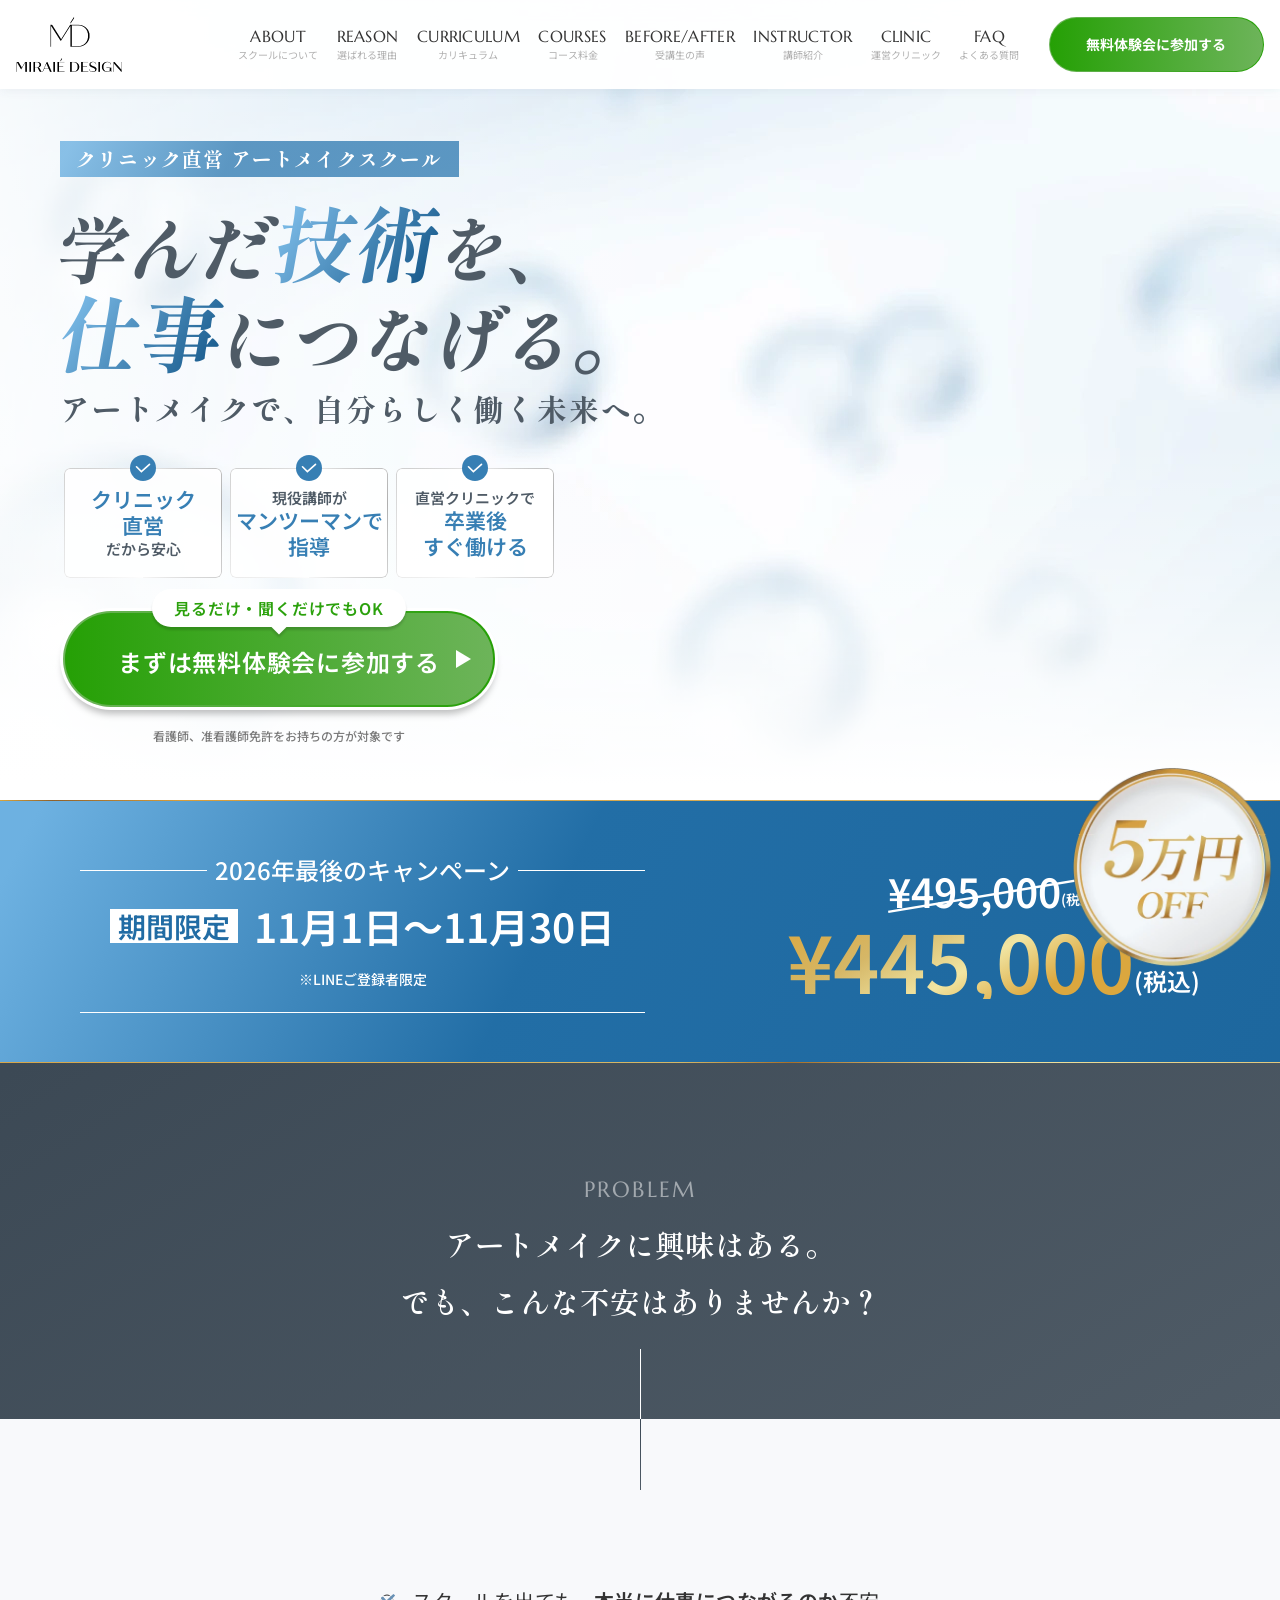
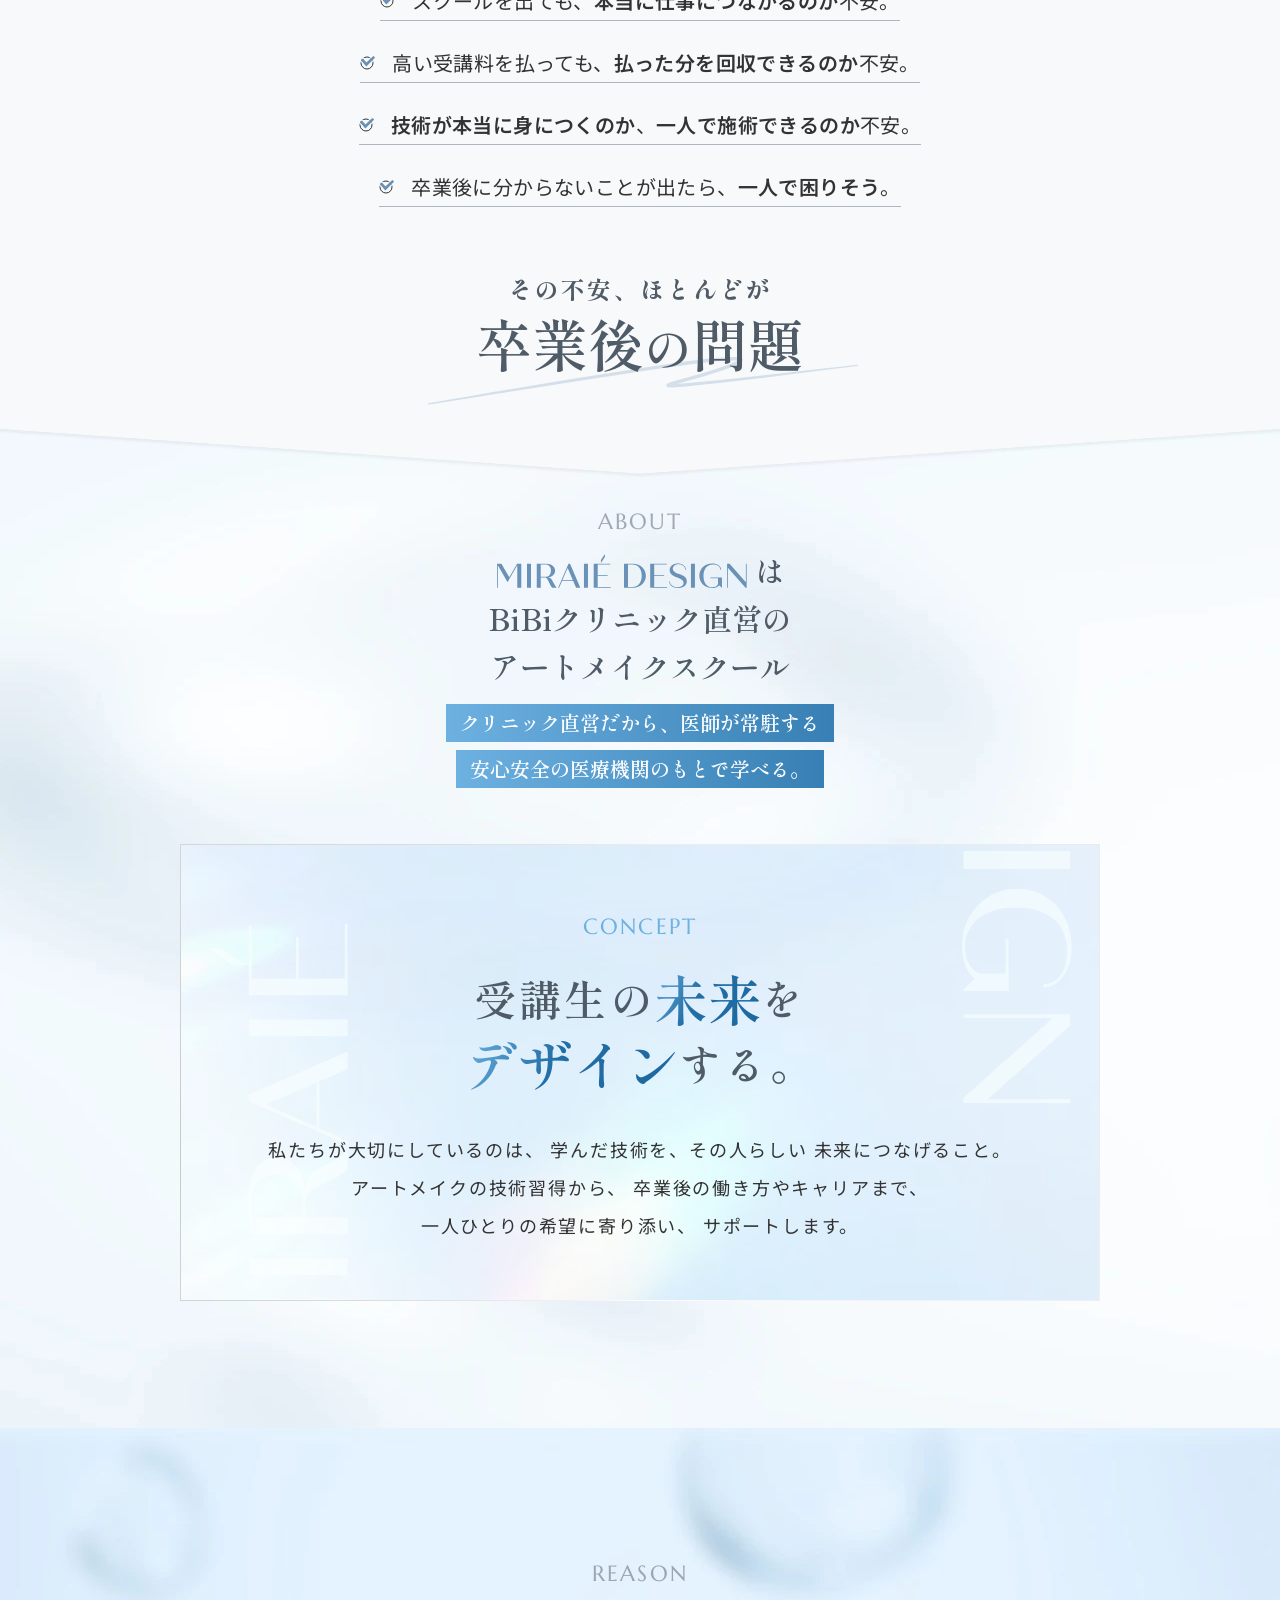
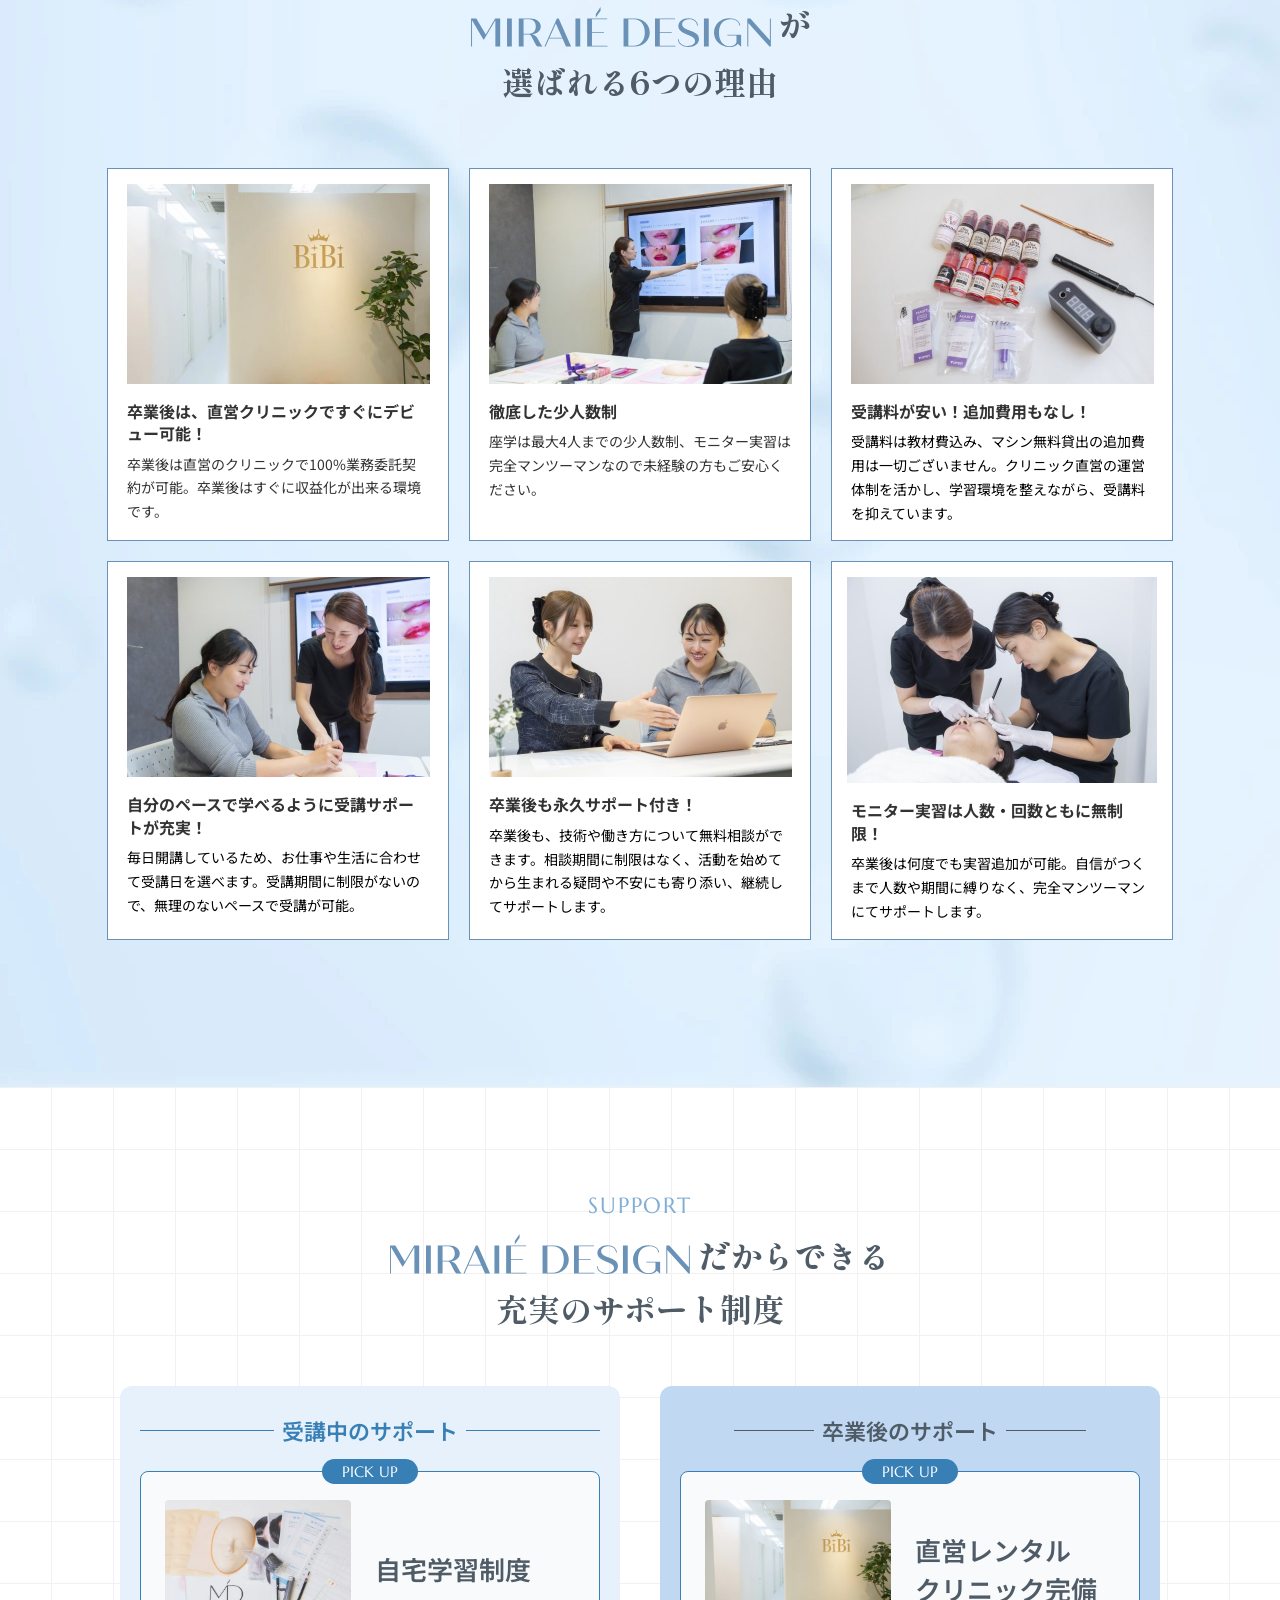
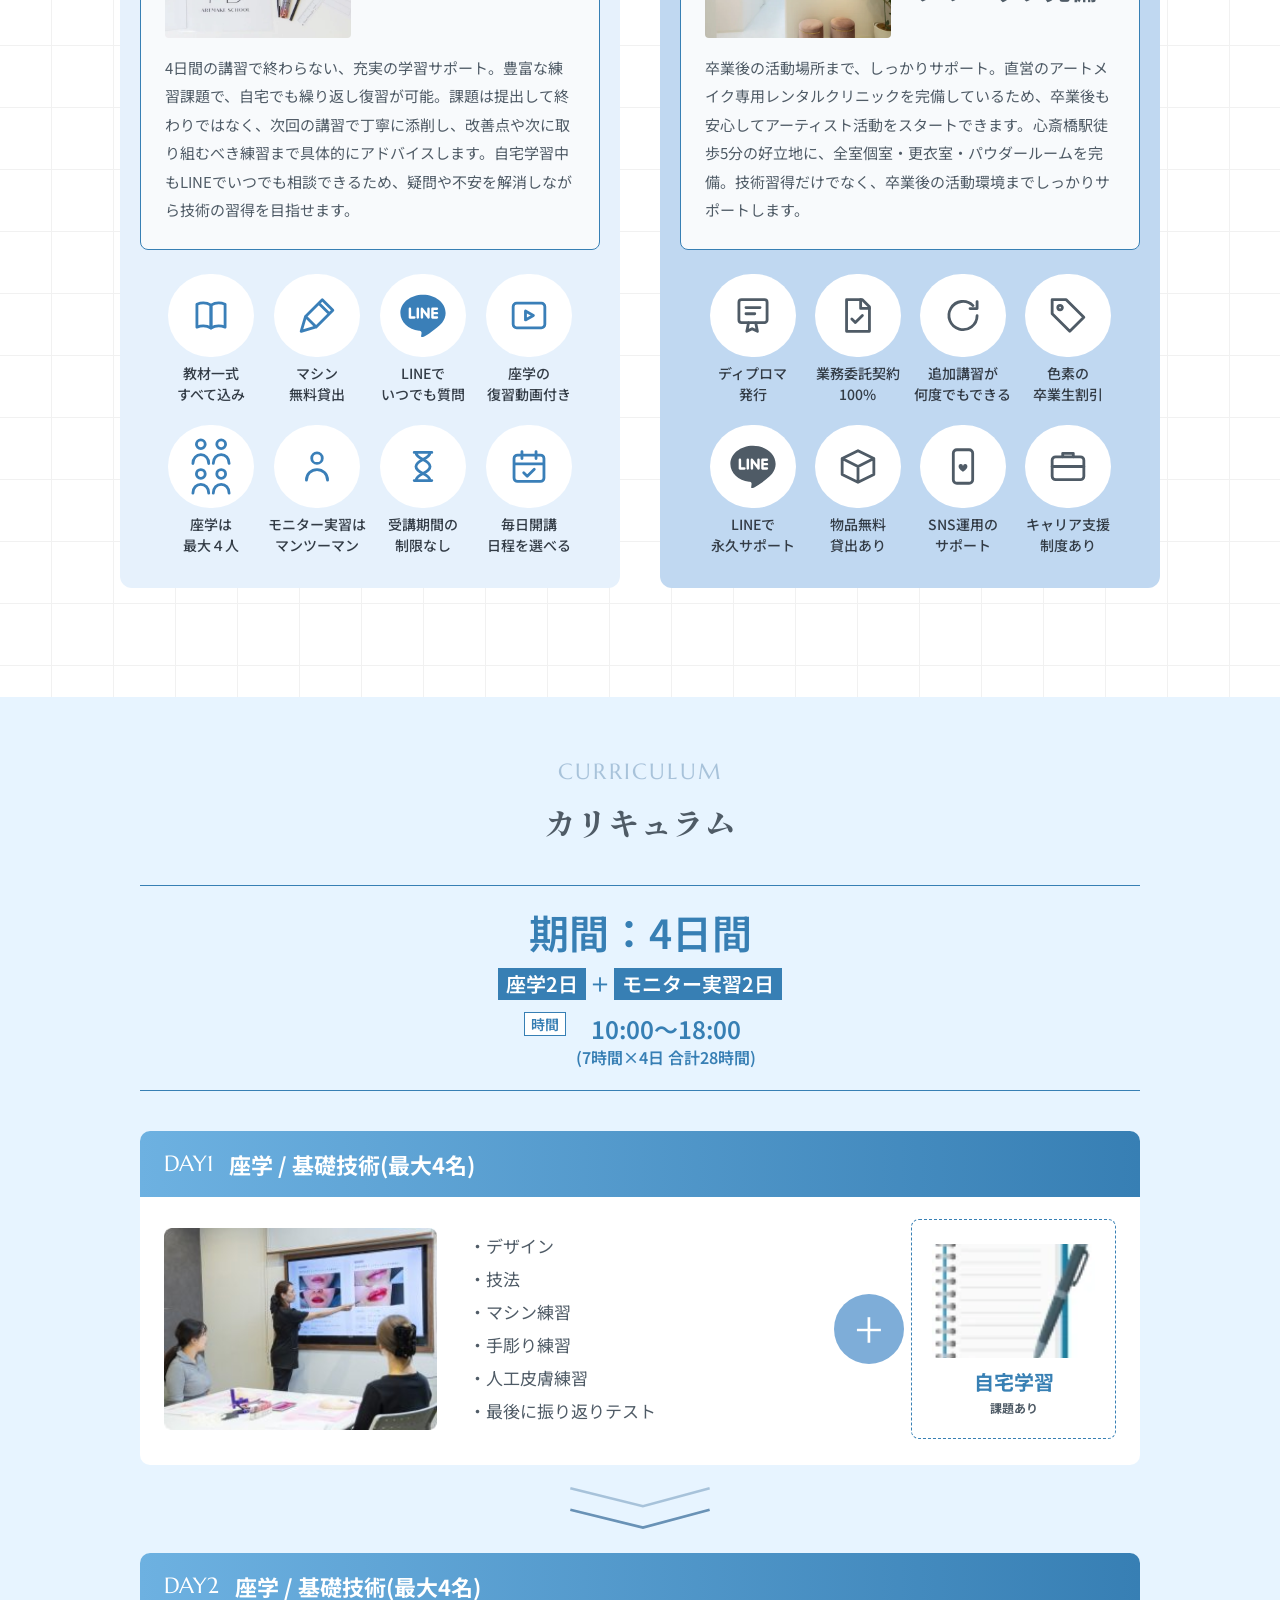
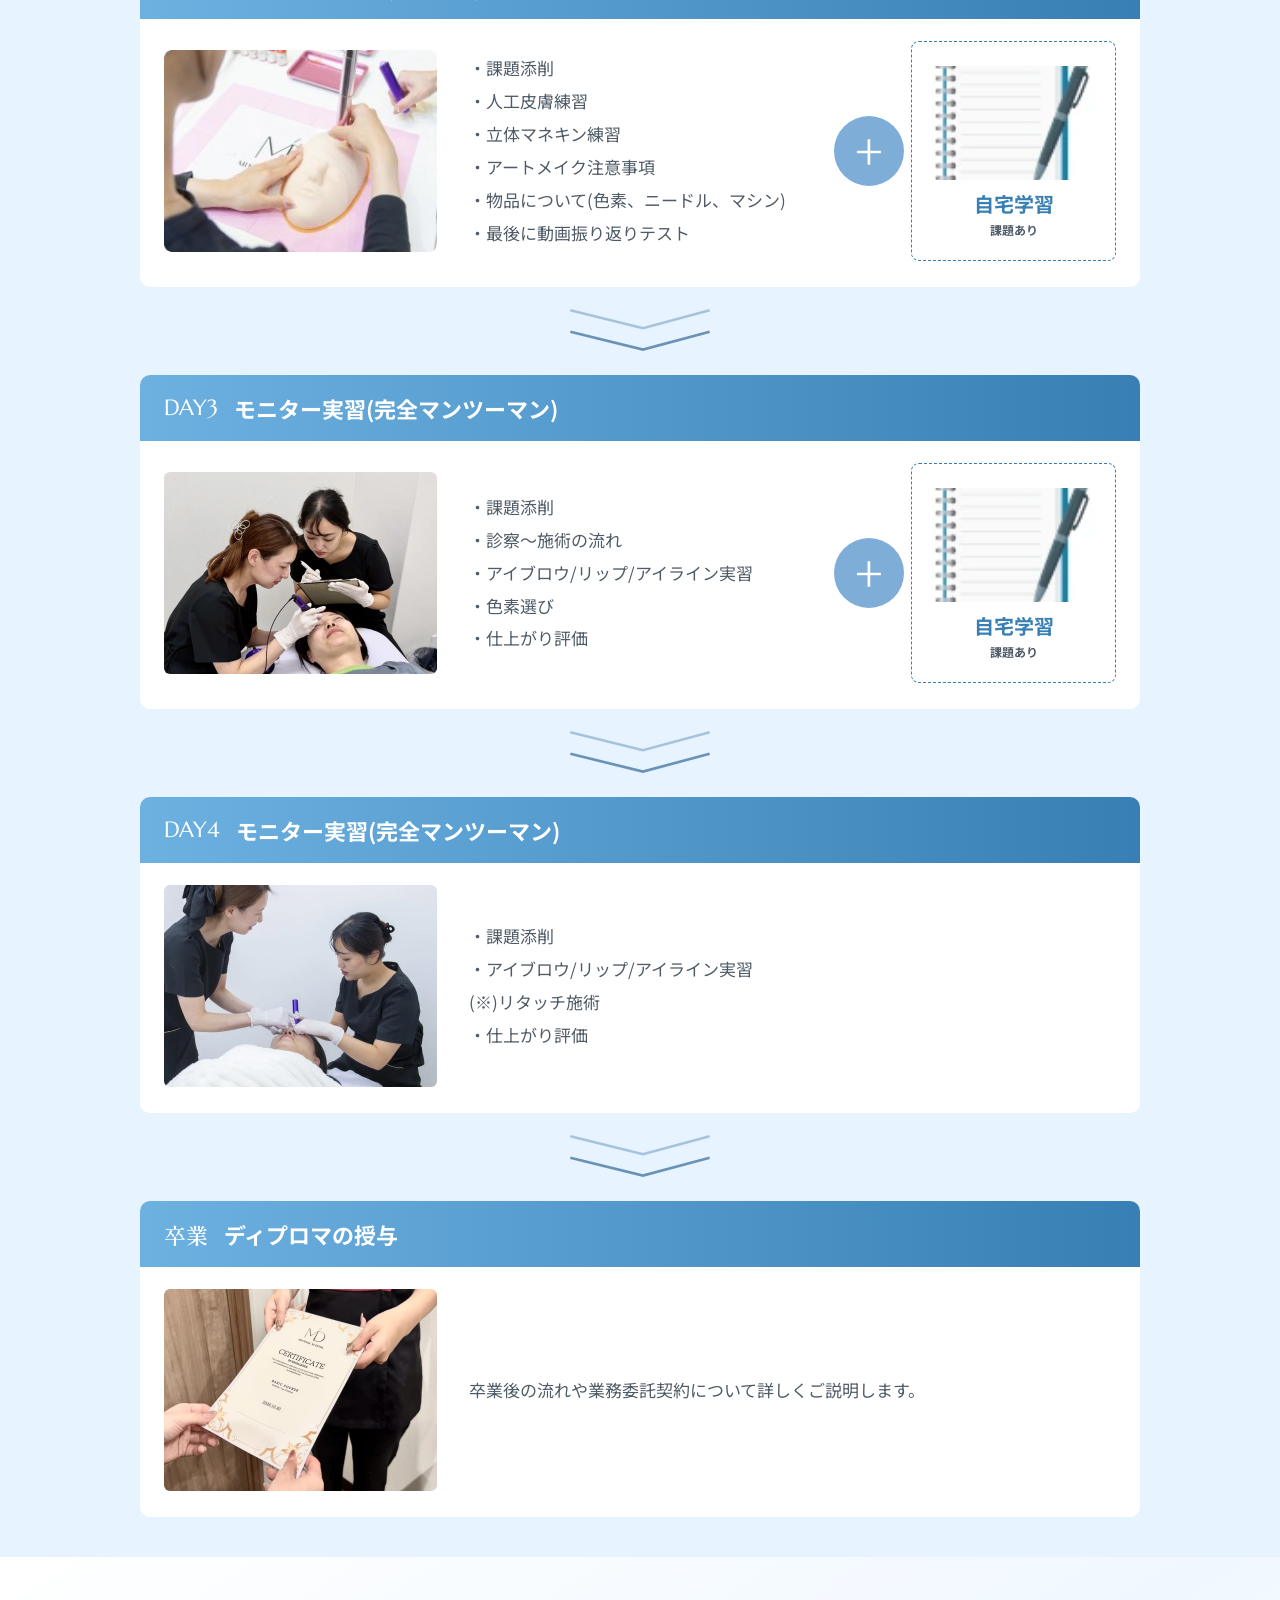
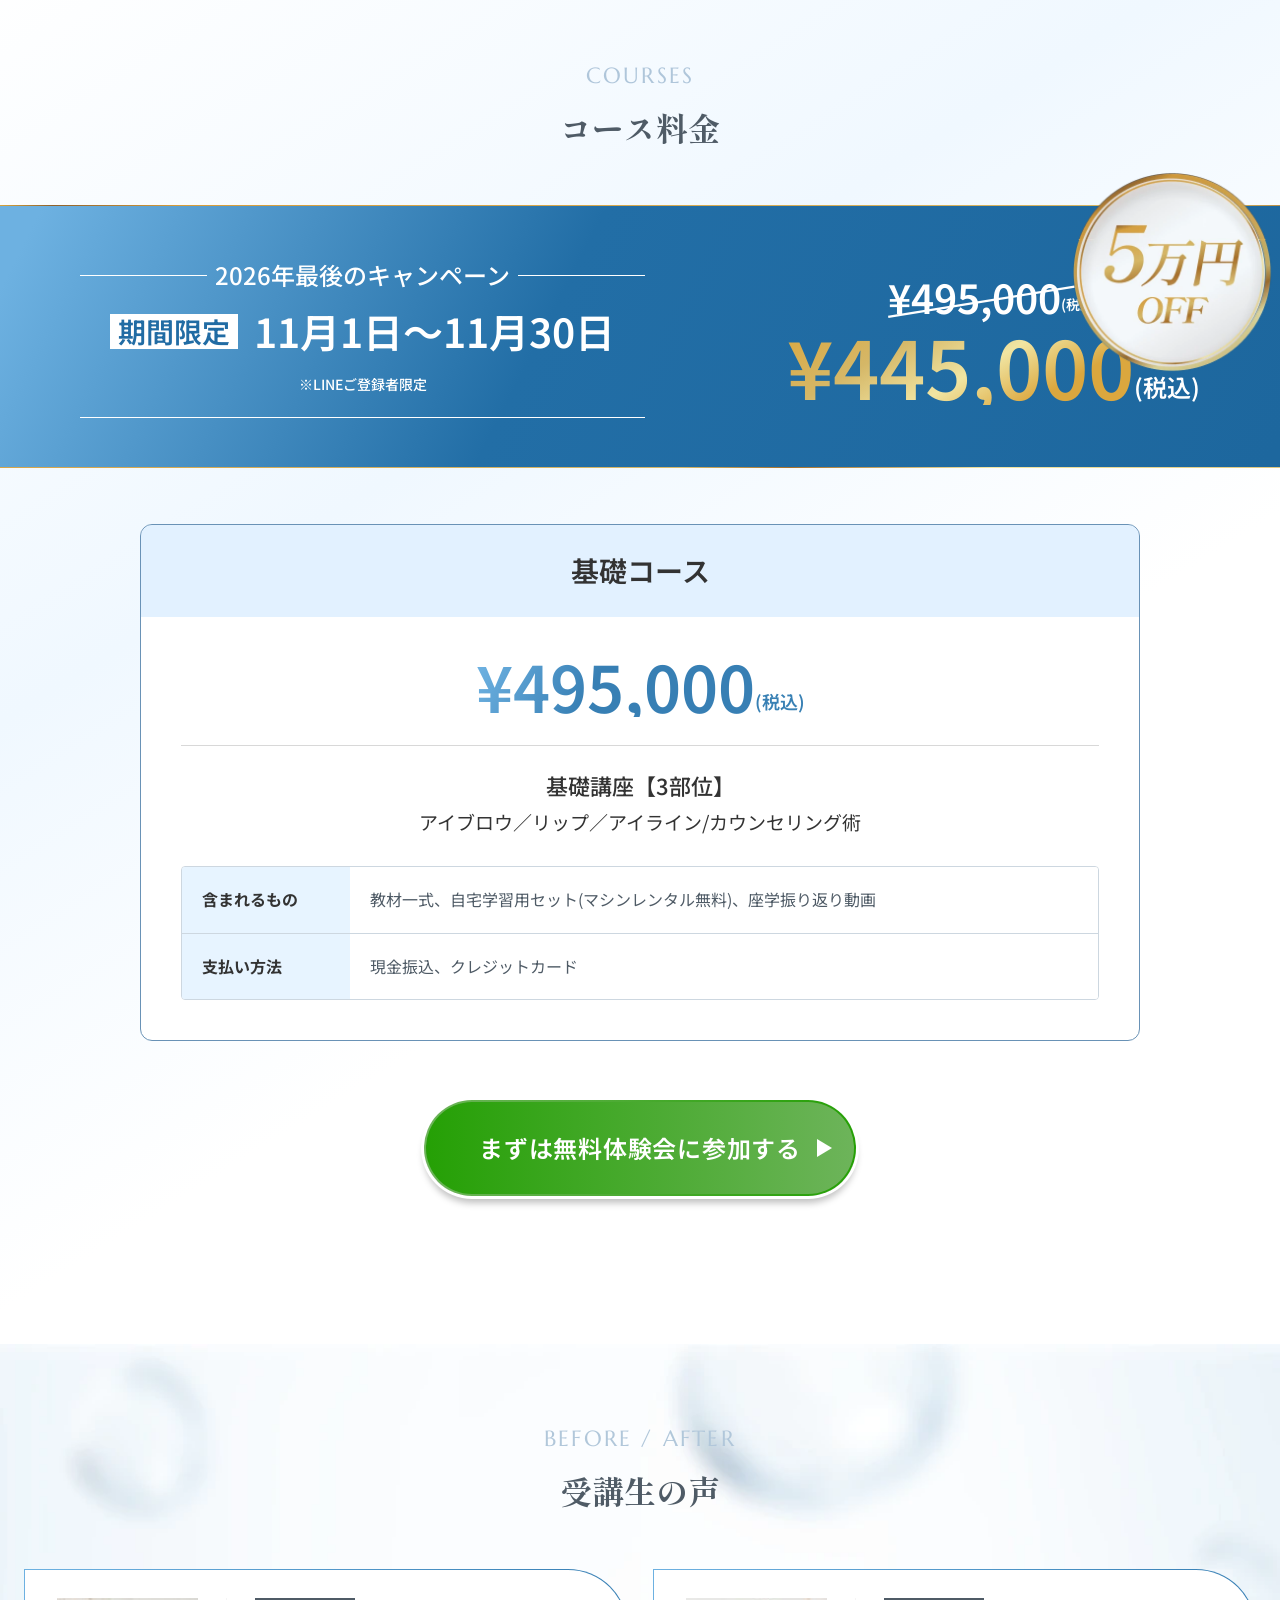
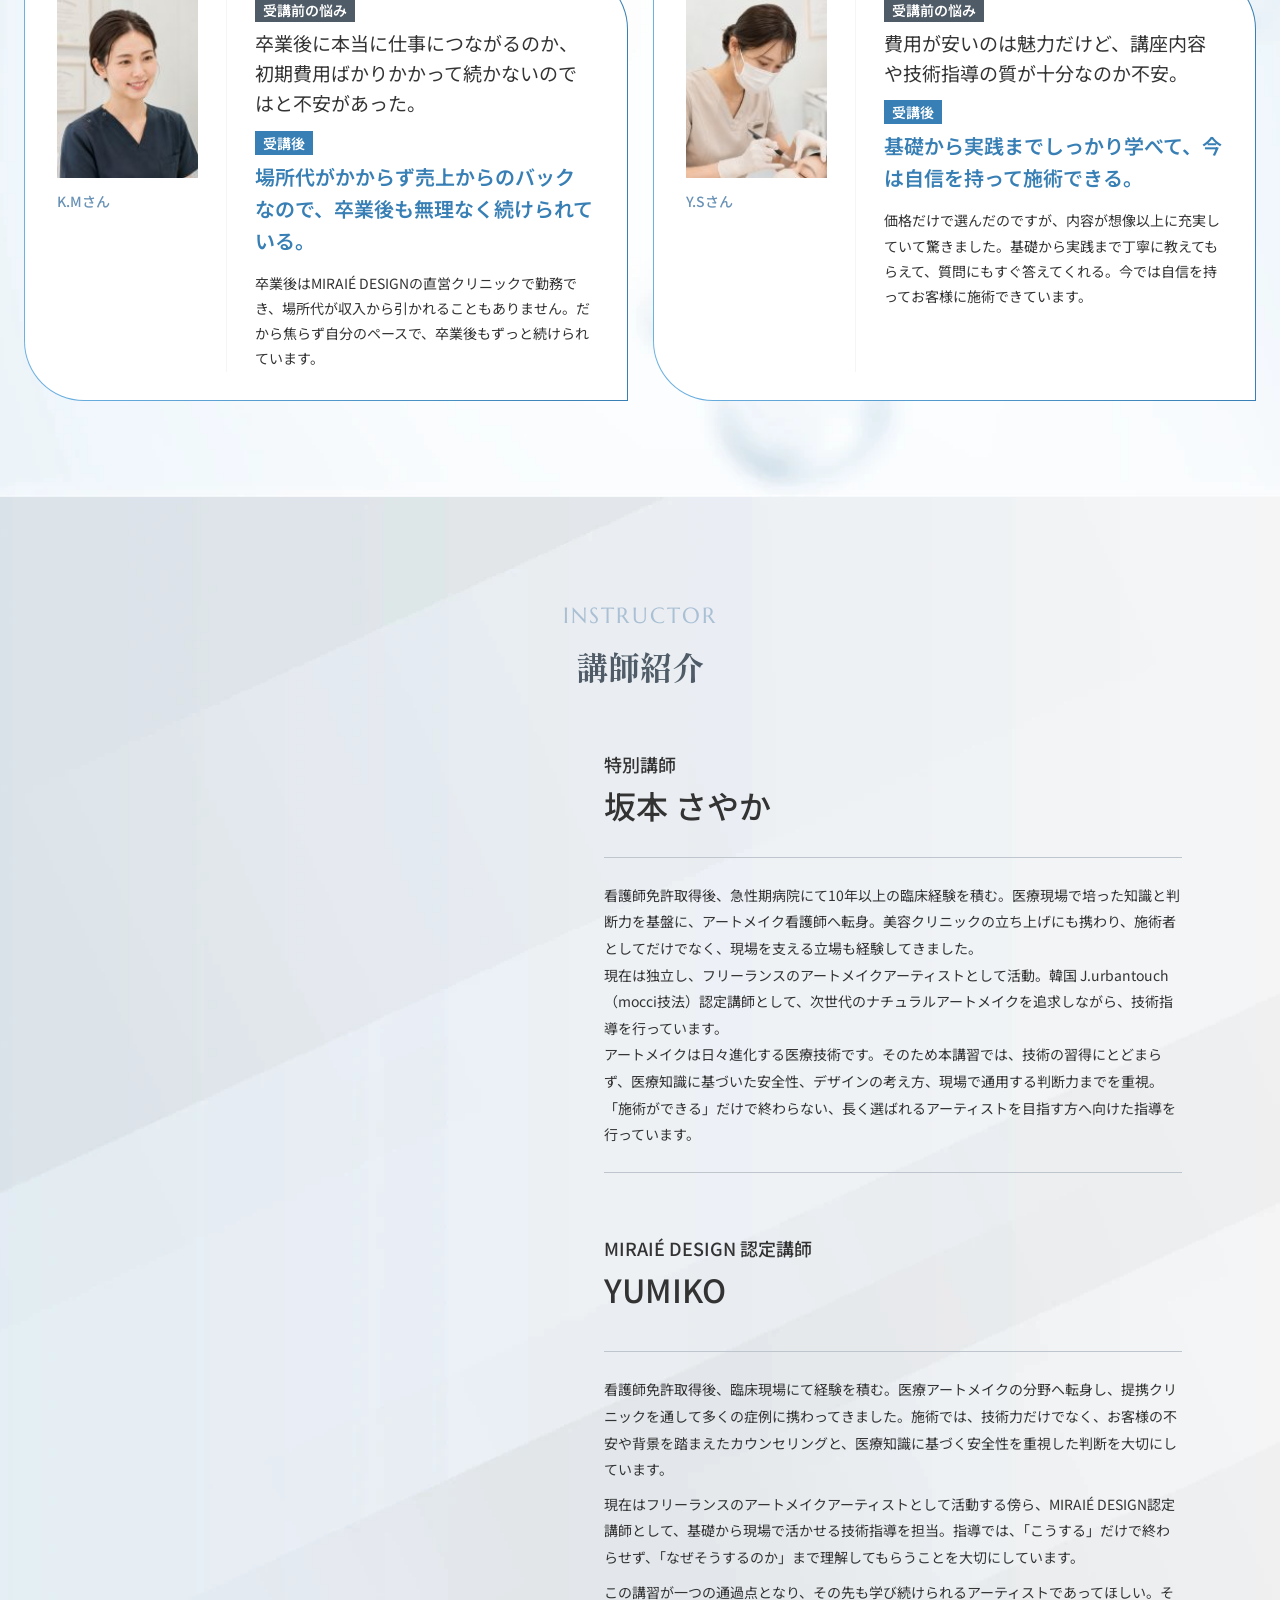
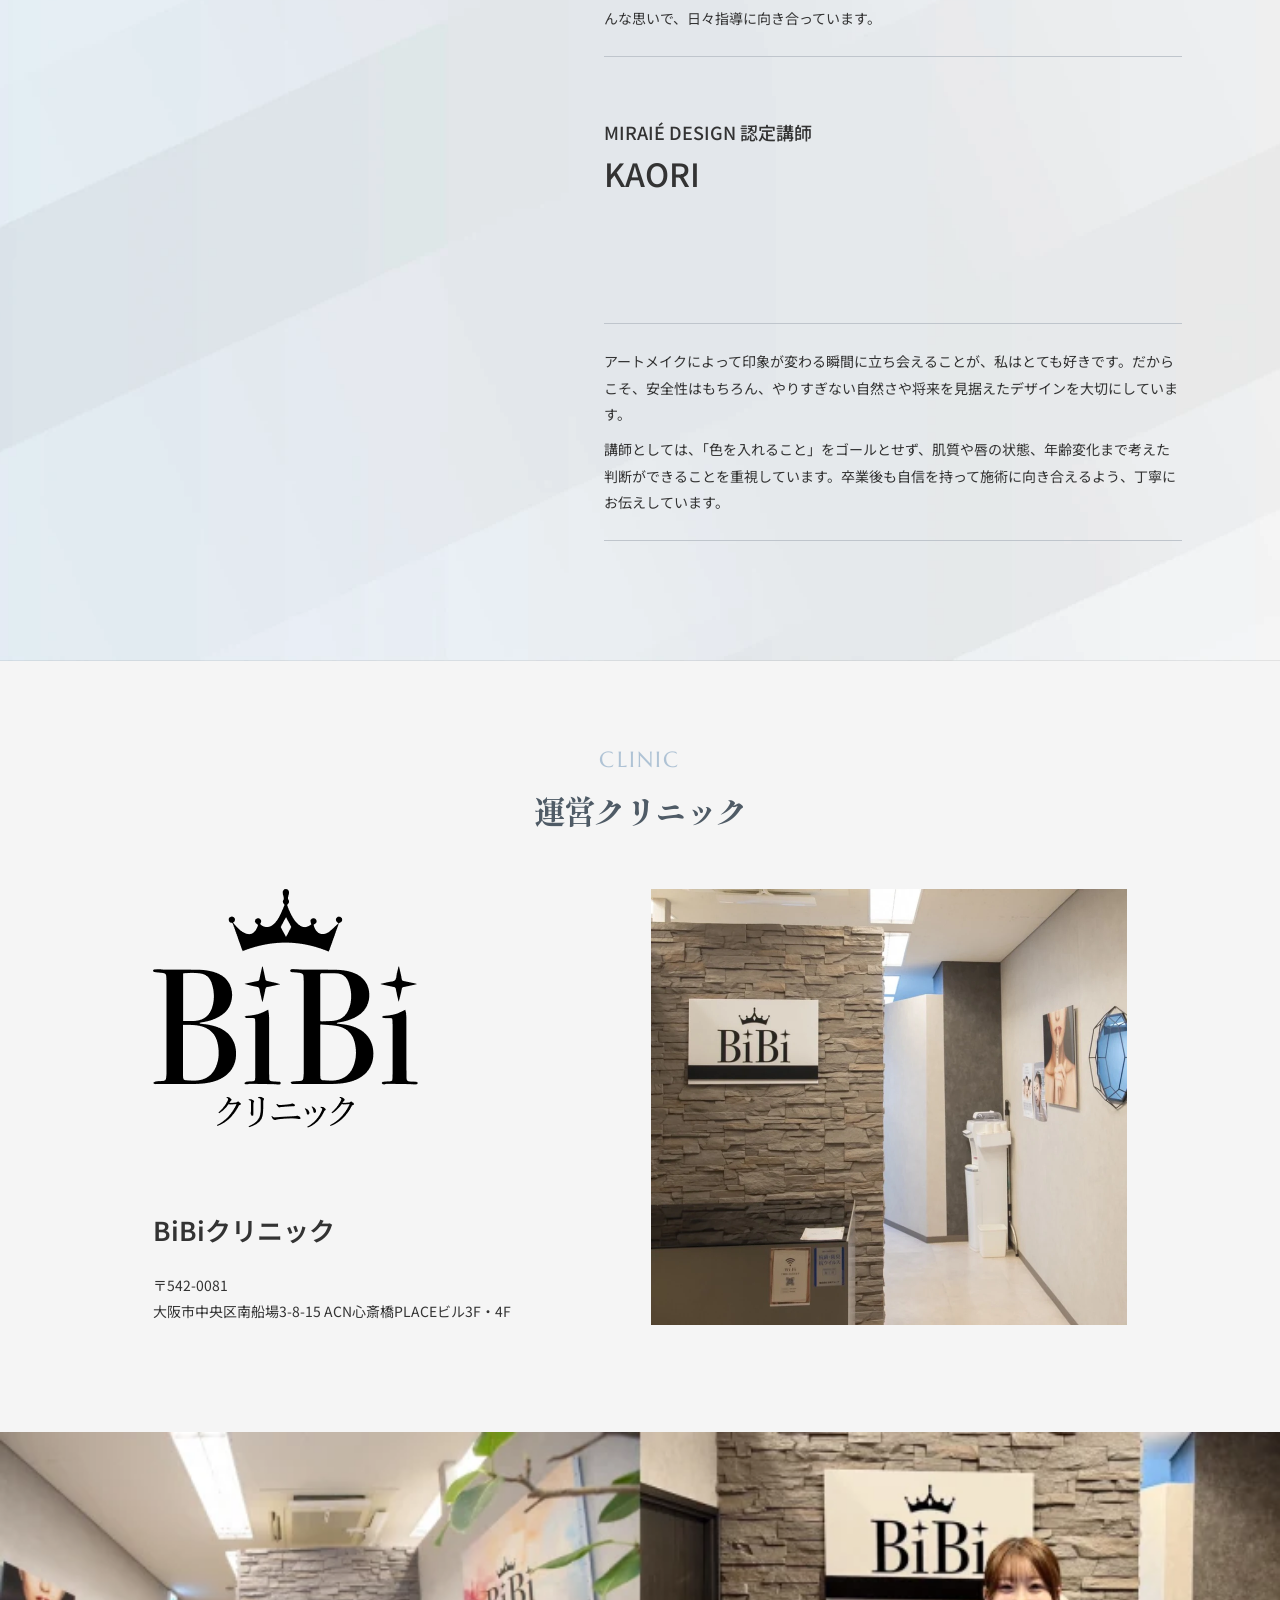
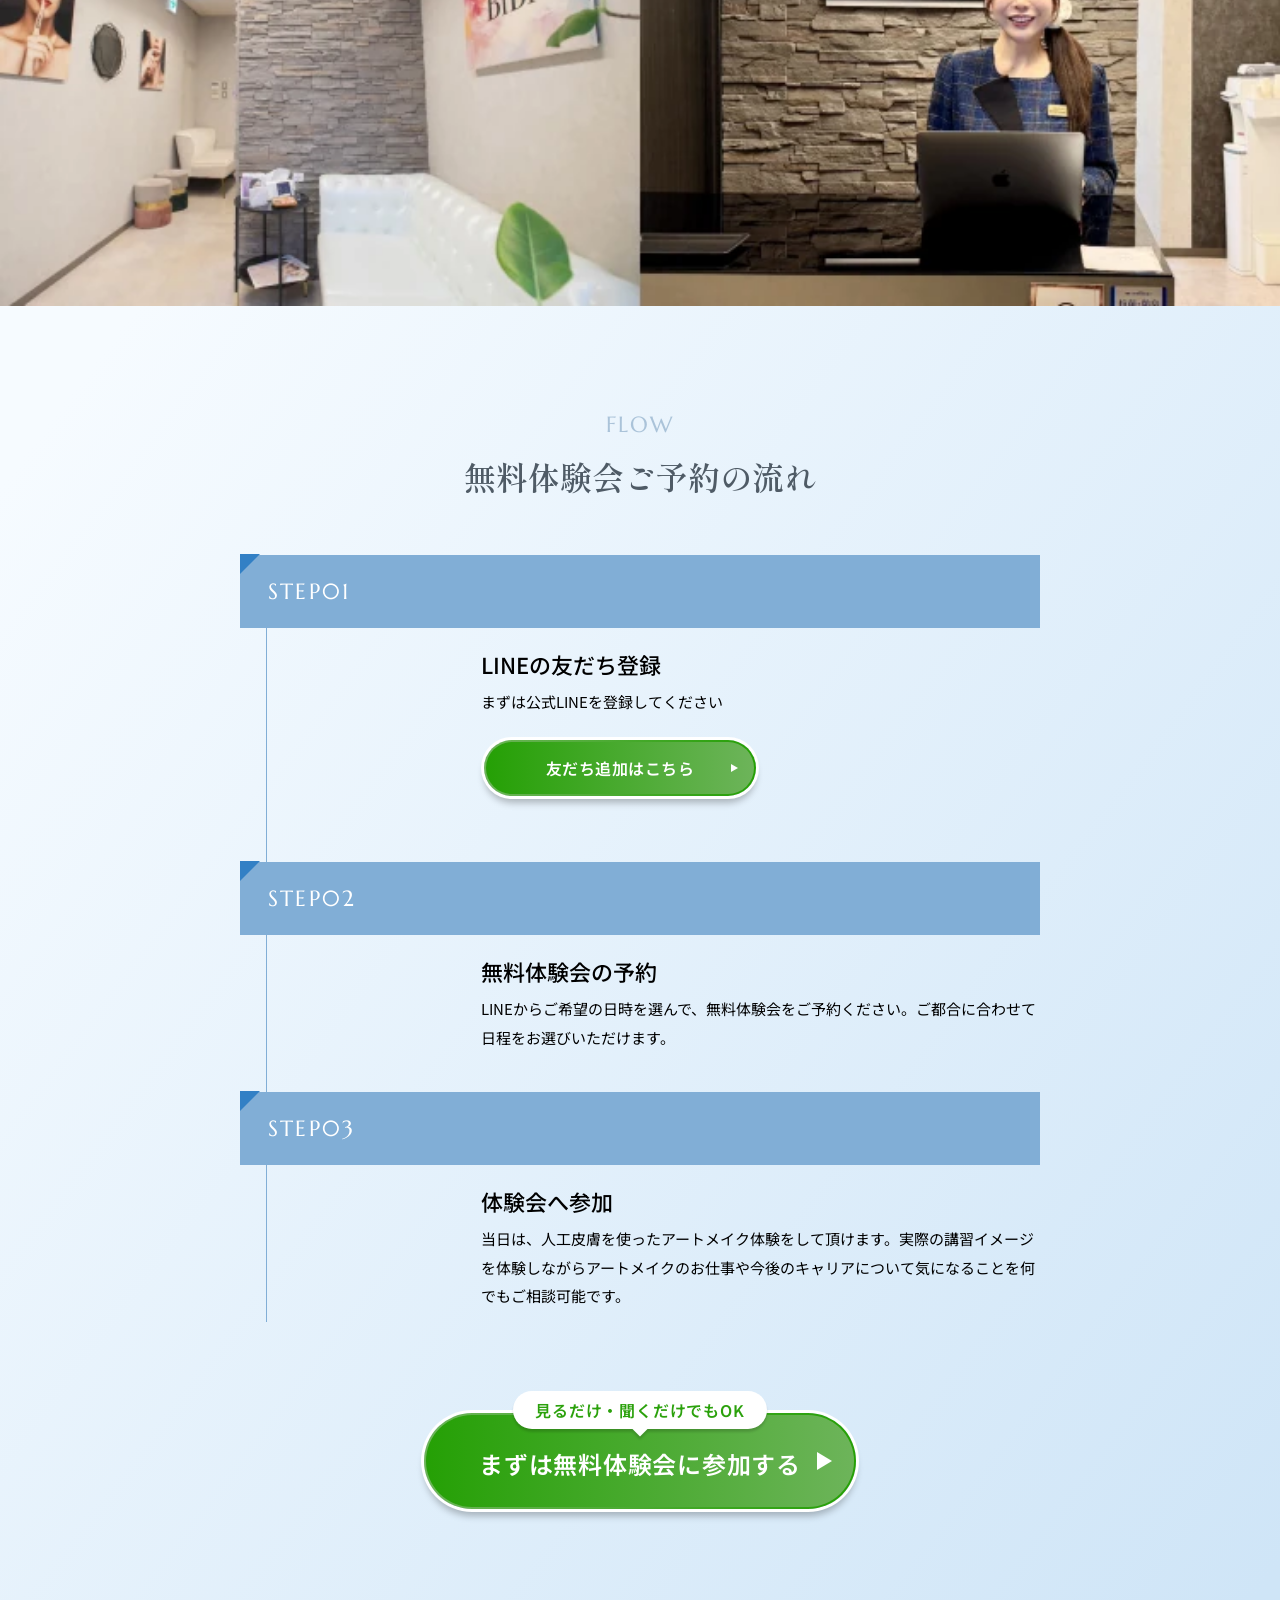
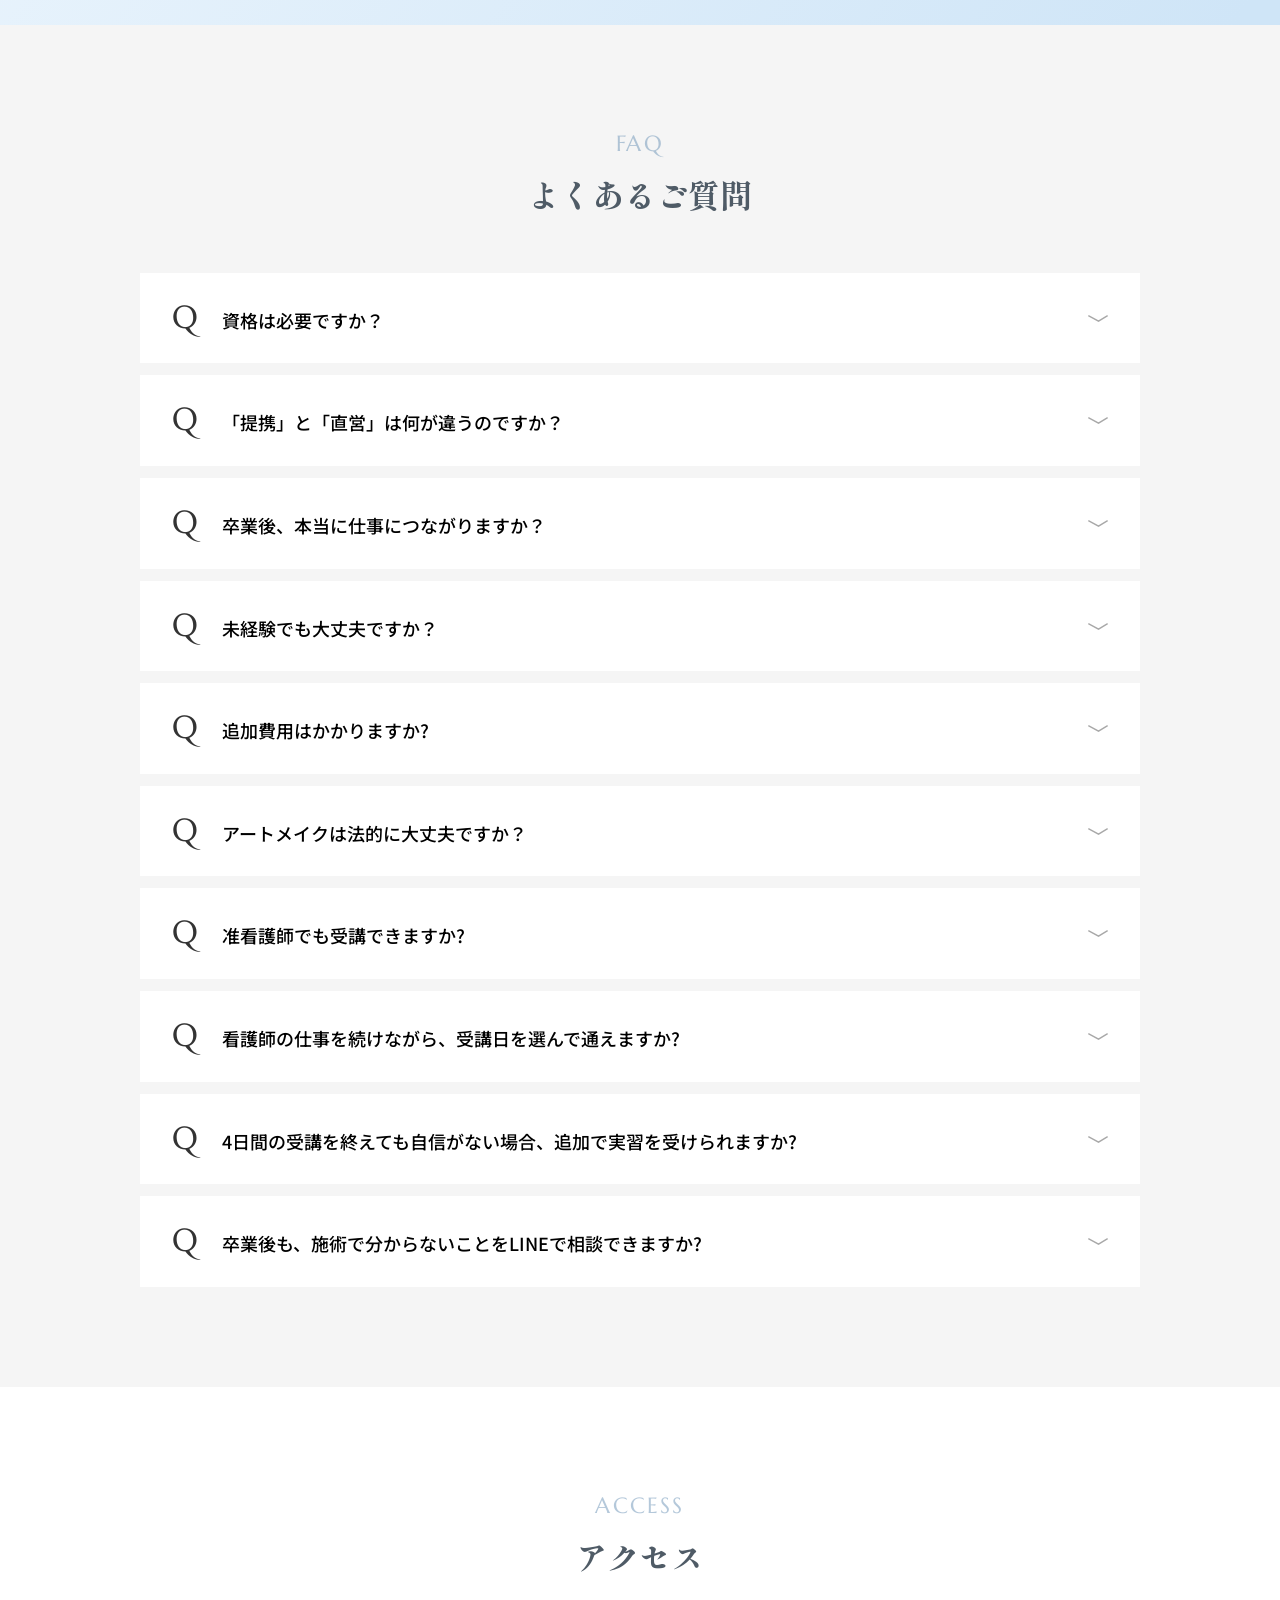
<file: lp14/index.html>
<!DOCTYPE html>
<html lang="ja">
  <head>
    <!-- ============================================ -->
    <!-- Google Tag Manager -->
    <!-- ============================================ -->
    <script>
      (function (w, d, s, l, i) {
        w[l] = w[l] || [];
        w[l].push({ "gtm.start": new Date().getTime(), event: "gtm.js" });
        var f = d.getElementsByTagName(s)[0],
          j = d.createElement(s),
          dl = l != "dataLayer" ? "&l=" + l : "";
        j.async = true;
        j.src = "https://www.googletagmanager.com/gtm.js?id=" + i + dl;
        f.parentNode.insertBefore(j, f);
      })(window, document, "script", "dataLayer", "GTM-PQT6HZN8");
    </script>
    <!-- End Google Tag Manager -->
    <meta charset="UTF-8" />
    <meta
      name="viewport"
      content="width=device-width, initial-scale=1.0"
    />
    <meta
      name="format-detection"
      content="telephone=no"
    />
    <title>クリニックが運営するアートメイクスクール｜MIRAIÉ DESIGN（BiBiクリニック直営）</title>
    <meta
      name="description"
      content="クリニックが運営する安心の医療アートメイクスクール、MIRAIÉ DESIGN。卒業後すぐにデビューでき、アートメイク3講座が49.5万円・追加費用なし。看護師資格を活かし未経験から始められます。無料相談会受付中。"
    />
    <!-- ============================================ -->
    <!-- favicon -->
    <!-- ============================================ -->
    <link
      rel="icon"
      href="img/favicon.ico"
      sizes="any"
    />
    <!-- ============================================ -->
    <!-- OGP -->
    <!-- ============================================ -->
    <meta
      property="og:type"
      content="website"
    />
    <meta
      property="og:title"
      content="クリニックが運営するアートメイクスクール｜MIRAIÉ DESIGN（BiBiクリニック直営）"
    />
    <meta
      property="og:description"
      content="クリニックが運営する安心の医療アートメイクスクール、MIRAIÉ DESIGN。卒業後すぐにデビューでき、アートメイク3講座が49.5万円・追加費用なし。看護師資格を活かし未経験から始められます。無料相談会受付中。"
    />
    <meta
      property="og:site_name"
      content="MIRAIÉ DESIGN"
    />
    <link
      rel="canonical"
      href="https://miraie-design.jp/lp14/"
    />
    <meta
      property="og:url"
      content="https://miraie-design.jp/lp14/"
    />
    <meta
      property="og:image"
      content="https://miraie-design.jp/lp14/img/ogp.jpg"
    />
    <meta
      property="og:image:width"
      content="1200"
    />
    <meta
      property="og:image:height"
      content="630"
    />
    <meta
      name="twitter:card"
      content="summary_large_image"
    />
    <meta
      name="twitter:image"
      content="https://miraie-design.jp/lp14/img/ogp.jpg"
    />
    <!-- ============================================ -->
    <!-- Google Fonts -->
    <!-- ============================================ -->
    <link
      rel="preconnect"
      href="https://fonts.googleapis.com"
    />
    <link
      rel="preconnect"
      href="https://fonts.gstatic.com"
      crossorigin
    />
    <link
      href="https://fonts.googleapis.com/css2?family=Marcellus&family=Noto+Sans+JP:wght@400;500;700&family=Shippori+Mincho:wght@600;800&display=swap"
      rel="stylesheet"
    />
    <!-- ============================================ -->
    <!-- CSS -->
    <!-- ============================================ -->
    <link
      rel="stylesheet"
      href="style.css"
    />
  </head>
  <body>
    <!-- ============================================ -->
    <!-- Google Tag Manager (noscript) -->
    <!-- ============================================ -->
    <noscript
      ><iframe
        src="https://www.googletagmanager.com/ns.html?id=GTM-PQT6HZN8"
        height="0"
        width="0"
        style="display: none; visibility: hidden"
      ></iframe
    ></noscript>
    <!-- End Google Tag Manager (noscript) -->
    <!-- ============================================ -->
    <!-- HEADER (PC only) -->
    <!-- ============================================ -->
    <header class="header">
      <a
        href="#top"
        class="header__logo"
        ><img
          src="img/top/header_logo.png"
          alt="MIRAIÉ DESIGN"
      /></a>
      <nav class="header__nav">
        <ul class="header__list">
          <li><a href="#about"><span class="header__en">ABOUT</span><span class="header__ja">スクールについて</span></a></li>
          <li><a href="#reason"><span class="header__en">REASON</span><span class="header__ja">選ばれる理由</span></a></li>
          <li><a href="#curriculum"><span class="header__en">CURRICULUM</span><span class="header__ja">カリキュラム</span></a></li>
          <li><a href="#courses"><span class="header__en">COURSES</span><span class="header__ja">コース料金</span></a></li>
          <li><a href="#beforeafter"><span class="header__en">BEFORE/AFTER</span><span class="header__ja">受講生の声</span></a></li>
          <li><a href="#coach"><span class="header__en">INSTRUCTOR</span><span class="header__ja">講師紹介</span></a></li>
          <li><a href="#clinic"><span class="header__en">CLINIC</span><span class="header__ja">運営クリニック</span></a></li>
          <li><a href="#faq"><span class="header__en">FAQ</span><span class="header__ja">よくある質問</span></a></li>
        </ul>
      </nav>
      <a
        href="https://liff.line.me/2007971611-4rdJ1JGX/landing?follow=%40156evkhj&lp=0PPppf&liff_id=2007971611-4rdJ1JGX"
        target="_blank"
        rel="noopener noreferrer"
        class="header__btn"
        >無料体験会に参加する</a
      >
    </header>

    <div class="content-wrap" id="top">
      <main class="main">
        <!-- ============================================ -->
        <!-- FV -->
        <!-- ============================================ -->
        <section class="fv">
          <div class="fv__main">
            <div class="fv__photos" aria-hidden="true">
              <picture><source media="(min-width: 768px)" srcset="img/top/fv_pc_photo01.webp" /><img src="[data-uri]" alt="" class="fv__photo fv__photo--01" /></picture>
              <picture><source media="(min-width: 768px)" srcset="img/top/fv_pc_photo02.webp" /><img src="[data-uri]" alt="" class="fv__photo fv__photo--02" /></picture>
              <picture><source media="(min-width: 768px)" srcset="img/top/fv_pc_photo03.webp" /><img src="[data-uri]" alt="" class="fv__photo fv__photo--03" /></picture>
            </div>
            <h1 class="fv__logo">
              <img
                src="img/top/logo.png"
                alt="MIRAIÉ DESIGN"
              />
            </h1>
            <p class="fv__badge emphasis">クリニック直営 アートメイクスクール</p>

            <h2 class="fv__copy emphasis">
              <span class="fv__copyLine">
                <span class="fv__copyText">学んだ</span><span class="fv__copyText fv__copyText--large gradient-text">技術</span><span class="fv__copyText fv__copyText--narrow">を、</span>
              </span>
              <span class="fv__copyLine">
                <span class="fv__copyText fv__copyText--large gradient-text">仕事</span><span class="fv__copyText fv__copyText--narrow">につなげる。</span>
              </span>
            </h2>

            <p class="fv__lead emphasis">アートメイクで、自分らしく働く未来へ。</p>

            <ul class="fv__feature">
              <li class="fv__featureItem">
                <img
                  src="img/top/icon_check_circle.svg"
                  alt=""
                  class="fv__featureIcon"
                />
                <p class="fv__featureText">
                  <span class="fv__featureStrong">クリニック<br />直営</span><br />だから安心
                </p>
              </li>
              <li class="fv__featureItem">
                <img
                  src="img/top/icon_check_circle.svg"
                  alt=""
                  class="fv__featureIcon"
                />
                <p class="fv__featureText">
                  現役講師が<br /><span class="fv__featureStrong">マンツーマンで<br />指導</span>
                </p>
              </li>
              <li class="fv__featureItem">
                <img
                  src="img/top/icon_check_circle.svg"
                  alt=""
                  class="fv__featureIcon"
                />
                <p class="fv__featureText">
                  直営クリニックで<br /><span class="fv__featureStrong">卒業後<br />すぐ働ける</span>
                </p>
              </li>
            </ul>

            <div class="fv__price">
              <p class="fv__priceLabel">基礎コース</p>
              <p class="fv__priceNum eng">
                <span class="gradient-text">49<span class="fv__priceDecimal">.5</span></span>
              </p>
              <p class="fv__priceUnit emphasis">万円</p>
            </div>

            <div class="fv__btnArea">
              <div class="btnWrap">
                <p class="btnLabel btnLabel--wide">見るだけ・聞くだけでもOK</p>
                <a
                  href="https://liff.line.me/2007971611-4rdJ1JGX/landing?follow=%40156evkhj&lp=0PPppf&liff_id=2007971611-4rdJ1JGX"
                  target="_blank"
                  rel="noopener noreferrer"
                  class="btn"
                >
                  <span class="btn__text">まずは無料体験会に参加する</span>
                  <span class="btn__arrow"></span>
                </a>
              </div>
              <p class="fv__note">看護師、准看護師免許をお持ちの方が対象です</p>
            </div>
          </div>

          <div class="campaign">
            <div class="campaign__inner">
              <div class="campaign__head">
                <span class="campaign__line"></span>
                <p class="campaign__title">2026年最後のキャンペーン</p>
                <span class="campaign__line"></span>
              </div>
              <div class="campaign__body">
                <div class="campaign__limit">
                  <p class="campaign__limitLabel">期間限定</p>
                  <p class="campaign__limitDate">11月1日〜11月30日</p>
                </div>
                <div class="campaign__prices">
                  <p class="campaign__before">
                    <span class="campaign__beforeNum">¥495,000</span><small class="campaign__beforeTax">(税込)</small>
                    <img
                      src="img/top/campaign_strike.svg"
                      alt=""
                      class="campaign__strike"
                    />
                  </p>
                  <p class="campaign__after">
                    <span class="campaign__afterNum">¥445,000</span><small class="campaign__afterTax">(税込)</small>
                  </p>
                </div>
                <img
                  src="img/top/campaign_badge.webp"
                  alt="5万円OFF"
                  class="campaign__badge"
                />
              </div>
              <p class="campaign__note">※LINEご登録者限定</p>
              <span class="campaign__line campaign__line--bottom"></span>
            </div>
          </div>
        </section>

        <!-- ============================================ -->
        <!-- PROBLEM -->
        <!-- ============================================ -->
        <section class="problem">
          <div class="problem__head">
            <p class="problem__label eng">PROBLEM</p>
            <h2 class="problem__title emphasis">
              アートメイクに興味はある。<br />
              でも、こんな不安はありませんか？
            </h2>
          </div>

          <div class="problem__body">
            <ul class="problem__list">
              <li class="problem__item">
                <span class="problem__icon">
                  <img
                    src="img/top/icon_check.svg"
                    alt=""
                  />
                </span>
                <p class="problem__text">
                  スクールを出ても、<span class="problem__bold">本当に仕事につながるのか</span>不安。
                </p>
              </li>
              <li class="problem__item">
                <span class="problem__icon">
                  <img
                    src="img/top/icon_check.svg"
                    alt=""
                  />
                </span>
                <p class="problem__text">
                  高い受講料を払っても、<span class="problem__bold">払った分を回収できるのか</span>不安。
                </p>
              </li>
              <li class="problem__item">
                <span class="problem__icon">
                  <img
                    src="img/top/icon_check.svg"
                    alt=""
                  />
                </span>
                <p class="problem__text">
                  <span class="problem__bold">技術が本当に身につくのか</span>、<span class="problem__bold">一人で施術できるのか</span>不安。
                </p>
              </li>
              <li class="problem__item">
                <span class="problem__icon">
                  <img
                    src="img/top/icon_check.svg"
                    alt=""
                  />
                </span>
                <p class="problem__text">
                  卒業後に分からないことが出たら、<span class="problem__bold">一人で困りそう</span>。
                </p>
              </li>
            </ul>

            <div class="problem__answer emphasis">
              <img
                src="img/top/problem_line.svg"
                alt=""
                class="problem__answerLine"
              />
              <p class="problem__answerSub">その不安、ほとんどが</p>
              <p class="problem__answerMain">卒業後<span>の</span>問題</p>
            </div>
          </div>
        </section>

        <!-- ============================================ -->
        <!-- ABOUT -->
        <!-- ============================================ -->
        <section
          id="about"
          class="about"
        >
          <img
            src="img/top/about_chevron.png"
              loading="lazy"
              decoding="async"
            alt=""
            class="about__chevron"
          />

          <div class="about__content">
            <div class="about__heading">
              <p class="about__label eng">ABOUT</p>
              <h2 class="about__title emphasis">
                <span class="about__titleLogo">
                  <img
                    src="img/top/about_logo.svg"
                    alt="MIRAIÉ DESIGN"
                  />
                  <span class="about__titleSmall">は</span>
                </span>
                <span class="about__titleText">BiBiクリニック直営の</span>
                <span class="about__titleText">アートメイクスクール</span>
              </h2>
            </div>
            <div class="about__catch emphasis">
              <p class="about__catchText">クリニック直営だから、医師が常駐する</p>
              <p class="about__catchText">安心安全の医療機関のもとで学べる。</p>
            </div>
          </div>

          <div class="concept">
            <img
              src="img/top/about_concept_glass.png"
              loading="lazy"
              decoding="async"
              alt=""
              class="concept__bg"
            />
            <div class="concept__head">
              <img
                src="img/top/about_concept_text01.svg"
                alt=""
                class="concept__deco concept__deco--01"
              />
              <img
                src="img/top/about_concept_text02.svg"
                alt=""
                class="concept__deco concept__deco--02"
              />
              <p class="concept__label eng">CONCEPT</p>
              <h3 class="concept__title emphasis">
                <span class="concept__titleLine">受講生の<span class="concept__titleLarge gradient-text">未来</span>を</span>
                <span class="concept__titleLine"><span class="concept__titleLarge gradient-text">デザイン</span>する。</span>
              </h3>
            </div>
            <p class="concept__text">
              私たちが大切にしているのは、<br class="u-sp" />
              学んだ技術を、その人らしい<br class="u-sp" />
              未来につなげること。<br />
              アートメイクの技術習得から、<br class="u-sp" />
              卒業後の働き方やキャリアまで、<br />
              一人ひとりの希望に寄り添い、<br class="u-sp" />
              サポートします。
            </p>
          </div>

          <div class="about__photos">
            <img
              src="img/top/about_photo01.jpg"
              loading="lazy"
              decoding="async"
              alt=""
              class="about__photo about__photo--01"
            />
            <img
              src="img/top/about_photo02.jpg"
              loading="lazy"
              decoding="async"
              alt=""
              class="about__photo about__photo--02"
            />
          </div>
        </section>

        <!-- ============================================ -->
        <!-- REASON -->
        <!-- ============================================ -->
        <section
          id="reason"
          class="reason"
        >
          <div class="sec-head">
            <p class="sec-head__label eng">REASON</p>
            <h2 class="sec-head__title emphasis">
              <span class="sec-head__logo">
                <img
                  src="img/top/reason_logo.svg"
                  alt="MIRAIÉ DESIGN"
                />
                <span class="sec-head__logoText">が</span>
              </span>
              <span class="sec-head__titleText">選ばれる6つの理由</span>
            </h2>
          </div>

          <div class="reason__list">
            <div class="reason-card reason-card--first">
              <img
                src="img/top/reason_img01.webp"
              loading="lazy"
              decoding="async"
                alt=""
                class="reason-card__thumb"
              />
              <div class="reason-card__body">
                <h3 class="reason-card__title">卒業後は、直営クリニックですぐにデビュー可能！</h3>
                <p class="reason-card__text">卒業後は直営のクリニックで100%業務委託契約が可能。卒業後はすぐに収益化が出来る環境です。</p>
              </div>
            </div>

            <div class="reason-card">
              <img
                src="img/top/reason_img02.jpg"
              loading="lazy"
              decoding="async"
                alt=""
                class="reason-card__thumb"
              />
              <div class="reason-card__body">
                <h3 class="reason-card__title">徹底した少人数制</h3>
                <p class="reason-card__text">座学は最大4人までの少人数制、モニター実習は完全マンツーマンなので未経験の方もご安心ください。</p>
              </div>
            </div>

            <div class="reason-card">
              <img
                src="img/top/reason_img03.jpg"
              loading="lazy"
              decoding="async"
                alt=""
                class="reason-card__thumb"
              />
              <div class="reason-card__body">
                <h3 class="reason-card__title">受講料が安い！追加費用もなし！</h3>
                <p class="reason-card__text reason-card__text--black">受講料は教材費込み、マシン無料貸出の追加費用は一切ございません。クリニック直営の運営体制を活かし、学習環境を整えながら、受講料を抑えています。</p>
              </div>
            </div>

            <div class="reason-card">
              <img
                src="img/top/reason_img04.jpg"
              loading="lazy"
              decoding="async"
                alt=""
                class="reason-card__thumb"
              />
              <div class="reason-card__body">
                <h3 class="reason-card__title">自分のペースで学べるように受講サポートが充実！</h3>
                <p class="reason-card__text reason-card__text--black">毎日開講しているため、お仕事や生活に合わせて受講日を選べます。受講期間に制限がないので、無理のないペースで受講が可能。</p>
              </div>
            </div>

            <div class="reason-card">
              <img
                src="img/top/reason_img05.jpg"
              loading="lazy"
              decoding="async"
                alt=""
                class="reason-card__thumb"
              />
              <div class="reason-card__body">
                <h3 class="reason-card__title">卒業後も永久サポート付き！</h3>
                <p class="reason-card__text reason-card__text--black">卒業後も、技術や働き方について無料相談ができます。相談期間に制限はなく、活動を始めてから生まれる疑問や不安にも寄り添い、継続してサポートします。</p>
              </div>
            </div>

            <div class="reason-card">
              <img
                src="img/top/reason_img06.jpg"
              loading="lazy"
              decoding="async"
                alt=""
                class="reason-card__thumb reason-card__thumb--wide"
              />
              <div class="reason-card__body">
                <h3 class="reason-card__title">モニター実習は人数・回数ともに無制限！</h3>
                <p class="reason-card__text reason-card__text--black">卒業後は何度でも実習追加が可能。自信がつくまで人数や期間に縛りなく、完全マンツーマンにてサポートします。</p>
              </div>
            </div>
          </div>
        </section>

        <!-- ============================================ -->
        <!-- SUPPORT -->
        <!-- ============================================ -->
        <section
          id="support"
          class="support"
        >
          <div class="support__head">
            <p class="support__label">SUPPORT</p>
            <h2 class="support__title emphasis">
              <img
                src="img/top/reason_logo.svg"
                alt="MIRAIÉ DESIGN"
                class="support__logo"
              />
              <span class="support__titleSub">だからできる</span>
              <span class="support__titleMain">充実のサポート制度</span>
            </h2>
          </div>

          <div class="support-box">
            <div class="support-box__head">
              <span class="support-box__line"></span>
              <h3 class="support-box__title">受講中のサポート</h3>
              <span class="support-box__line"></span>
            </div>
            <div class="support-box__pickup">
              <p class="support-box__pickupLabel eng">PICK UP</p>
              <div class="support-box__pickupHead">
                <img
                  src="img/top/support_img01.webp"
              loading="lazy"
              decoding="async"
                  alt=""
                  class="support-box__pickupThumb"
                />
                <h4 class="support-box__pickupTitle">自宅学習制度</h4>
              </div>
              <p class="support-box__pickupText">4日間の講習で終わらない、充実の学習サポート。豊富な練習課題で、自宅でも繰り返し復習が可能。課題は提出して終わりではなく、次回の講習で丁寧に添削し、改善点や次に取り組むべき練習まで具体的にアドバイスします。自宅学習中もLINEでいつでも相談できるため、疑問や不安を解消しながら技術の習得を目指せます。</p>
            </div>
            <ul class="support-box__icons">
              <li class="support-box__icon">
                <img
                  src="img/top/icon_support_textbook.svg"
                  alt=""
                />
                <p>教材一式<br />すべて込み</p>
              </li>
              <li class="support-box__icon">
                <img
                  src="img/top/icon_support_machine.svg"
                  alt=""
                />
                <p>マシン<br />無料貸出</p>
              </li>
              <li class="support-box__icon">
                <img
                  src="img/top/icon_support_line.svg"
                  alt=""
                />
                <p>LINEで<br />いつでも質問</p>
              </li>
              <li class="support-box__icon">
                <img
                  src="img/top/icon_support_movie.svg"
                  alt=""
                />
                <p>座学の<br />復習動画付き</p>
              </li>
              <li class="support-box__icon">
                <img
                  src="img/top/icon_support_group.svg"
                  alt=""
                />
                <p>座学は<br />最大４人</p>
              </li>
              <li class="support-box__icon">
                <img
                  src="img/top/icon_support_person.svg"
                  alt=""
                />
                <p>モニター実習は<br />マンツーマン</p>
              </li>
              <li class="support-box__icon">
                <img
                  src="img/top/icon_support_hourglass.svg"
                  alt=""
                />
                <p>受講期間の<br />制限なし</p>
              </li>
              <li class="support-box__icon">
                <img
                  src="img/top/icon_support_calendar.svg"
                  alt=""
                />
                <p>毎日開講<br />日程を選べる</p>
              </li>
            </ul>
          </div>

          <div class="support-box support-box--after">
            <div class="support-box__head">
              <span class="support-box__line"></span>
              <h3 class="support-box__title">卒業後のサポート</h3>
              <span class="support-box__line"></span>
            </div>
            <div class="support-box__pickup">
              <p class="support-box__pickupLabel eng">PICK UP</p>
              <img
                src="img/top/support_img02.webp"
                loading="lazy"
                decoding="async"
                alt=""
                class="support-box__pickupImage"
              />
              <h4 class="support-box__pickupTitle">直営レンタル<br class="u-pc" />クリニック完備</h4>
              <div class="support-box__pickupBody">
                <p class="support-box__pickupText">卒業後の活動場所まで、しっかりサポート。直営のアートメイク専用レンタルクリニックを完備しているため、卒業後も安心してアーティスト活動をスタートできます。</p>
                <div class="support-box__pickupPhotos u-sp">
                  <img src="img/top/support_img03.webp" loading="lazy" decoding="async" alt="" width="135" height="106" />
                  <img src="img/top/support_img04.webp" loading="lazy" decoding="async" alt="" width="135" height="106" />
                </div>
                <p class="support-box__pickupText">心斎橋駅徒歩5分の好立地に、全室個室・更衣室・パウダールームを完備。技術習得だけでなく、卒業後の活動環境までしっかりサポートします。</p>
              </div>
            </div>
            <ul class="support-box__icons">
              <li class="support-box__icon">
                <img
                  src="img/top/icon_support_diploma.svg"
                  alt=""
                />
                <p>ディプロマ<br />発行</p>
              </li>
              <li class="support-box__icon">
                <img
                  src="img/top/icon_support_contract.svg"
                  alt=""
                />
                <p>業務委託契約<br />100%</p>
              </li>
              <li class="support-box__icon">
                <img
                  src="img/top/icon_support_repeat.svg"
                  alt=""
                />
                <p>追加講習が<br />何度でもできる</p>
              </li>
              <li class="support-box__icon">
                <img
                  src="img/top/icon_support_tag.svg"
                  alt=""
                />
                <p>色素の<br />卒業生割引</p>
              </li>
              <li class="support-box__icon">
                <img
                  src="img/top/icon_support_line02.svg"
                  alt=""
                />
                <p>LINEで<br />永久サポート</p>
              </li>
              <li class="support-box__icon">
                <img
                  src="img/top/icon_support_box.svg"
                  alt=""
                />
                <p>物品無料<br />貸出あり</p>
              </li>
              <li class="support-box__icon">
                <img
                  src="img/top/icon_support_sns.svg"
                  alt=""
                />
                <p>SNS運用の<br />サポート</p>
              </li>
              <li class="support-box__icon">
                <img
                  src="img/top/icon_support_career.svg"
                  alt=""
                />
                <p>キャリア支援<br />制度あり</p>
              </li>
            </ul>
          </div>
        </section>

        <!-- ============================================ -->
        <!-- CURRICULUM -->
        <!-- ============================================ -->
        <section
          id="curriculum"
          class="curriculum"
        >
          <div class="sec-head">
            <p class="sec-head__label eng">CURRICULUM</p>
            <h2 class="sec-head__title emphasis">カリキュラム</h2>
          </div>

          <div class="curriculum__summary">
            <p class="curriculum__period">期間：4日間</p>
            <p class="curriculum__breakdown">
              <span class="curriculum__tag">座学2日</span>
              <span class="curriculum__plus">＋</span>
              <span class="curriculum__tag">モニター実習2日</span>
            </p>
            <p class="curriculum__time">
              <span class="curriculum__tag curriculum__tag--outline">時間</span>
              <span class="curriculum__timeText"><span class="curriculum__timeMain">10:00〜18:00</span><span class="curriculum__timeSub">(7時間×4日 合計28時間)</span></span>
            </p>
          </div>

          <div class="curriculum__list">
            <div class="curriculum-card">
              <div class="curriculum-card__head">
                <p class="curriculum-card__day">DAY1</p>
                <h3 class="curriculum-card__title curriculum-card__title--hiragino">座学 / 基礎技術(最大4名)</h3>
              </div>
              <div class="curriculum-card__body">
                <div class="curriculum-card__row">
                  <img
                    src="img/top/curriculum_day1.jpg"
              loading="lazy"
              decoding="async"
                    alt=""
                    class="curriculum-card__thumb"
                  />
                  <ul class="curriculum-card__list curriculum-card__list--hiragino">
                    <li>・デザイン</li>
                    <li>・技法</li>
                    <li>・マシン練習</li>
                    <li>・手彫り練習</li>
                    <li>・人工皮膚練習</li>
                    <li>・最後に振り返りテスト</li>
                  </ul>
                </div>
                <div class="curriculum-card__homework">
                  <picture><source media="(min-width: 768px)" srcset="img/top/curriculum_homework.webp" /><img
                    src="img/top/curriculum_homework_sp.webp"
                    loading="lazy"
                    decoding="async"
                    alt=""
                    class="curriculum-card__homeworkThumb"
                  /></picture>
                  <div class="curriculum-card__homeworkText">
                    <p class="curriculum-card__homeworkTitle">自宅学習</p>
                    <p class="curriculum-card__homeworkSub">課題あり</p>
                  </div>
                </div>
              </div>
            </div>

            <img
              src="img/top/icon_arrow_down.svg"
              alt=""
              class="curriculum__arrow"
            />

            <div class="curriculum-card">
              <div class="curriculum-card__head">
                <p class="curriculum-card__day">DAY2</p>
                <h3 class="curriculum-card__title">座学 / 基礎技術(最大4名)</h3>
              </div>
              <div class="curriculum-card__body">
                <div class="curriculum-card__row">
                  <img
                    src="img/top/curriculum_day2.jpg"
              loading="lazy"
              decoding="async"
                    alt=""
                    class="curriculum-card__thumb"
                  />
                  <ul class="curriculum-card__list">
                    <li>・課題添削</li>
                    <li>・人工皮膚練習</li>
                    <li>・立体マネキン練習</li>
                    <li>・アートメイク注意事項</li>
                    <li>・物品について(色素、ニードル、マシン)</li>
                    <li>・最後に動画振り返りテスト</li>
                  </ul>
                </div>
                <div class="curriculum-card__homework">
                  <picture><source media="(min-width: 768px)" srcset="img/top/curriculum_homework.webp" /><img
                    src="img/top/curriculum_homework_sp.webp"
                    loading="lazy"
                    decoding="async"
                    alt=""
                    class="curriculum-card__homeworkThumb"
                  /></picture>
                  <div class="curriculum-card__homeworkText">
                    <p class="curriculum-card__homeworkTitle">自宅学習</p>
                    <p class="curriculum-card__homeworkSub">課題あり</p>
                  </div>
                </div>
              </div>
            </div>

            <img
              src="img/top/icon_arrow_down.svg"
              alt=""
              class="curriculum__arrow"
            />

            <div class="curriculum-card">
              <div class="curriculum-card__head">
                <p class="curriculum-card__day">DAY3</p>
                <h3 class="curriculum-card__title">モニター実習(完全マンツーマン)</h3>
              </div>
              <div class="curriculum-card__body">
                <div class="curriculum-card__row">
                  <img
                    src="img/top/curriculum_day3.webp"
              loading="lazy"
              decoding="async"
                    alt=""
                    class="curriculum-card__thumb"
                  />
                  <ul class="curriculum-card__list">
                    <li>・課題添削</li>
                    <li>・診察～施術の流れ</li>
                    <li>・アイブロウ/リップ/アイライン実習</li>
                    <li>・色素選び</li>
                    <li>・仕上がり評価</li>
                  </ul>
                </div>
                <div class="curriculum-card__homework">
                  <picture><source media="(min-width: 768px)" srcset="img/top/curriculum_homework.webp" /><img
                    src="img/top/curriculum_homework_sp.webp"
                    loading="lazy"
                    decoding="async"
                    alt=""
                    class="curriculum-card__homeworkThumb"
                  /></picture>
                  <div class="curriculum-card__homeworkText">
                    <p class="curriculum-card__homeworkTitle">自宅学習</p>
                    <p class="curriculum-card__homeworkSub">課題あり</p>
                  </div>
                </div>
              </div>
            </div>

            <img
              src="img/top/icon_arrow_down.svg"
              alt=""
              class="curriculum__arrow"
            />

            <div class="curriculum-card">
              <div class="curriculum-card__head">
                <p class="curriculum-card__day">DAY4</p>
                <h3 class="curriculum-card__title">モニター実習(完全マンツーマン)</h3>
              </div>
              <div class="curriculum-card__body">
                <div class="curriculum-card__row">
                  <img
                    src="img/top/curriculum_day4.webp"
              loading="lazy"
              decoding="async"
                    alt=""
                    class="curriculum-card__thumb"
                  />
                  <ul class="curriculum-card__list">
                    <li>・課題添削</li>
                    <li>・アイブロウ/リップ/アイライン実習</li>
                    <li>(※)リタッチ施術</li>
                    <li>・仕上がり評価</li>
                  </ul>
                </div>
              </div>
            </div>

            <img
              src="img/top/icon_arrow_down.svg"
              alt=""
              class="curriculum__arrow"
            />

            <div class="curriculum-card">
              <div class="curriculum-card__head">
                <p class="curriculum-card__day curriculum-card__day--graduate emphasis">卒業</p>
                <h3 class="curriculum-card__title">ディプロマの授与</h3>
              </div>
              <div class="curriculum-card__body">
                <div class="curriculum-card__row">
                  <img
                    src="img/top/curriculum_graduation.webp"
              loading="lazy"
              decoding="async"
                    alt=""
                    class="curriculum-card__thumb"
                  />
                  <ul class="curriculum-card__list">
                    <li>卒業後の流れや業務委託契約について詳しくご説明します。</li>
                  </ul>
                </div>
              </div>
            </div>
          </div>
        </section>

        <!-- ============================================ -->
        <!-- COURSES -->
        <!-- ============================================ -->
        <section
          id="courses"
          class="course"
        >
          <div class="sec-head">
            <p class="sec-head__label eng">COURSES</p>
            <h2 class="sec-head__title emphasis">コース料金</h2>
          </div>

          <div class="campaign">
            <div class="campaign__inner">
              <div class="campaign__head">
                <span class="campaign__line"></span>
                <p class="campaign__title">2026年最後のキャンペーン</p>
                <span class="campaign__line"></span>
              </div>
              <div class="campaign__body">
                <div class="campaign__limit">
                  <p class="campaign__limitLabel">期間限定</p>
                  <p class="campaign__limitDate">11月1日〜11月30日</p>
                </div>
                <div class="campaign__prices">
                  <p class="campaign__before">
                    <span class="campaign__beforeNum">¥495,000</span><small class="campaign__beforeTax">(税込)</small>
                    <img
                      src="img/top/campaign_strike.svg"
                      alt=""
                      class="campaign__strike"
                    />
                  </p>
                  <p class="campaign__after">
                    <span class="campaign__afterNum">¥445,000</span><small class="campaign__afterTax">(税込)</small>
                  </p>
                </div>
                <img
                  src="img/top/campaign_badge.webp"
              loading="lazy"
              decoding="async"
                  alt="5万円OFF"
                  class="campaign__badge"
                />
              </div>
              <p class="campaign__note">※LINEご登録者限定</p>
              <span class="campaign__line campaign__line--bottom"></span>
            </div>
          </div>

          <div class="course-card">
            <h3 class="course-card__title">基礎コース</h3>
            <div class="course-card__body">
              <div class="course-card__main">
                <p class="course-card__price">
                  <span class="course-card__priceNum gradient-text">¥495,000</span><small>(税込)</small>
                </p>
                <div class="course-card__menu">
                  <p class="course-card__menuTitle">基礎講座【3部位】</p>
                  <p class="course-card__menuText">
                    アイブロウ／リップ／アイライン<br class="u-sp" /><span class="u-pc">/</span>カウンセリング術
                  </p>
                </div>
              </div>
              <dl class="course-card__table">
                <div class="course-card__row">
                  <dt>含まれるもの</dt>
                  <dd>教材一式、自宅学習用セット(マシンレンタル無料)、座学振り返り動画</dd>
                </div>
                <div class="course-card__row">
                  <dt>支払い方法</dt>
                  <dd>現金振込、クレジットカード</dd>
                </div>
              </dl>
            </div>
          </div>

          <div class="btnWrap btnWrap--noLabel">
            <a
              href="https://liff.line.me/2007971611-4rdJ1JGX/landing?follow=%40156evkhj&lp=0PPppf&liff_id=2007971611-4rdJ1JGX"
              target="_blank"
              rel="noopener noreferrer"
              class="btn"
            >
              <span class="btn__text">まずは無料体験会に参加する</span>
              <span class="btn__arrow"></span>
            </a>
          </div>
        </section>

        <!-- ============================================ -->
        <!-- BEFORE / AFTER -->
        <!-- ============================================ -->
        <section
          id="beforeafter"
          class="beforeafter"
        >
          <div class="sec-head">
            <p class="sec-head__label sec-head__label--light eng">BEFORE / AFTER</p>
            <h2 class="sec-head__title sec-head__title--small emphasis">受講生の声</h2>
          </div>

          <div class="beforeafter__list">
            <div class="beforeafter-card">
              <div class="beforeafter-card__person">
                <img
                  src="img/top/voice_01.jpg"
              loading="lazy"
              decoding="async"
                  alt=""
                  class="beforeafter-card__thumb"
                />
                <p class="beforeafter-card__name">Y.Sさん</p>
              </div>
              <span class="beforeafter-card__divider"></span>
              <div class="beforeafter-card__body">
                <div class="beforeafter-card__blocks">
                  <div class="beforeafter-card__block">
                    <p class="beforeafter-card__tag">受講前の悩み</p>
                    <p class="beforeafter-card__lead">費用が安いのは魅力だけど、講座内容や技術指導の質が十分なのか不安。</p>
                  </div>
                  <div class="beforeafter-card__block">
                    <p class="beforeafter-card__tag beforeafter-card__tag--blue">受講後</p>
                    <p class="beforeafter-card__result">基礎から実践までしっかり学べて、今は自信を持って施術できる。</p>
                  </div>
                </div>
                <p class="beforeafter-card__text">価格だけで選んだのですが、内容が想像以上に充実していて驚きました。基礎から実践まで丁寧に教えてもらえて、質問にもすぐ答えてくれる。今では自信を持ってお客様に施術できています。</p>
              </div>
            </div>

            <div class="beforeafter-card">
              <div class="beforeafter-card__person">
                <img
                  src="img/top/voice_02.jpg"
              loading="lazy"
              decoding="async"
                  alt=""
                  class="beforeafter-card__thumb"
                />
                <p class="beforeafter-card__name">K.Mさん</p>
              </div>
              <span class="beforeafter-card__divider"></span>
              <div class="beforeafter-card__body">
                <div class="beforeafter-card__blocks">
                  <div class="beforeafter-card__block">
                    <p class="beforeafter-card__tag">受講前の悩み</p>
                    <p class="beforeafter-card__lead">卒業後に本当に仕事につながるのか、初期費用ばかりかかって続かないのではと不安があった。</p>
                  </div>
                  <div class="beforeafter-card__block">
                    <p class="beforeafter-card__tag beforeafter-card__tag--blue">受講後</p>
                    <p class="beforeafter-card__result">場所代がかからず売上からのバックなので、卒業後も無理なく続けられている。</p>
                  </div>
                </div>
                <p class="beforeafter-card__text">卒業後はMIRAIÉ DESIGNの直営クリニックで勤務でき、場所代が収入から引かれることもありません。だから焦らず自分のペースで、卒業後もずっと続けられています。</p>
              </div>
            </div>
          </div>
        </section>

        <!-- ============================================ -->
        <!-- INSTRUCTOR -->
        <!-- ============================================ -->
        <section
          id="coach"
          class="instructor"
        >
          <div class="sec-head">
            <p class="sec-head__label eng">INSTRUCTOR</p>
            <h2 class="sec-head__title emphasis">講師紹介</h2>
          </div>

          <div class="instructor-card instructor-card--01">
            <picture><source media="(min-width: 768px)" srcset="img/top/coach_pc_01.webp" width="428" height="428" /><img
              src="img/top/coach_01.webp"
              loading="lazy"
              decoding="async"
              alt=""
              class="instructor-card__thumb"
            /></picture>
            <img
              src="img/top/coach_name01.svg"
              loading="lazy"
              decoding="async"
              alt=""
              class="instructor-card__en"
            />
            <div class="instructor-card__name">
              <p class="instructor-card__position">特別講師</p>
              <h3 class="instructor-card__nameText">坂本 さやか</h3>
            </div>
            <div class="instructor-card__textArea">
              <p>看護師免許取得後、急性期病院にて10年以上の臨床経験を積む。医療現場で培った知識と判断力を基盤に、アートメイク看護師へ転身。美容クリニックの立ち上げにも携わり、施術者としてだけでなく、現場を支える立場も経験してきました。</p>
              <p>現在は独立し、フリーランスのアートメイクアーティストとして活動。韓国 J.urbantouch（mocci技法）認定講師として、次世代のナチュラルアートメイクを追求しながら、技術指導を行っています。</p>
              <p>アートメイクは日々進化する医療技術です。そのため本講習では、技術の習得にとどまらず、医療知識に基づいた安全性、デザインの考え方、現場で通用する判断力までを重視。「施術ができる」だけで終わらない、長く選ばれるアーティストを目指す方へ向けた指導を行っています。</p>
            </div>
          </div>

          <div class="instructor-card instructor-card--02">
            <picture><source media="(min-width: 768px)" srcset="img/top/coach_pc_02.webp" width="428" height="428" /><img
              src="img/top/coach_02.jpg"
              loading="lazy"
              decoding="async"
              alt=""
              class="instructor-card__thumb"
            /></picture>
            <img
              src="img/top/coach_name02.svg"
              loading="lazy"
              decoding="async"
              alt=""
              class="instructor-card__en"
            />
            <div class="instructor-card__name">
              <p class="instructor-card__position">MIRAIÉ DESIGN <br class="u-sp" />認定講師</p>
              <h3 class="instructor-card__nameText">YUMIKO</h3>
            </div>
            <div class="instructor-card__textArea instructor-card__textArea--gap">
              <p>看護師免許取得後、臨床現場にて経験を積む。医療アートメイクの分野へ転身し、提携クリニックを通して多くの症例に携わってきました。施術では、技術力だけでなく、お客様の不安や背景を踏まえたカウンセリングと、医療知識に基づく安全性を重視した判断を大切にしています。</p>
              <p>現在はフリーランスのアートメイクアーティストとして活動する傍ら、MIRAIÉ DESIGN認定講師として、基礎から現場で活かせる技術指導を担当。指導では、「こうする」だけで終わらせず、「なぜそうするのか」まで理解してもらうことを大切にしています。</p>
              <p>この講習が一つの通過点となり、その先も学び続けられるアーティストであってほしい。そんな思いで、日々指導に向き合っています。</p>
            </div>
            <img
              src="img/top/coach_glow.webp"
              loading="lazy"
              decoding="async"
              alt=""
              class="instructor-card__glow instructor-card__glow--01"
            />
            <img
              src="img/top/coach_glow.webp"
              loading="lazy"
              decoding="async"
              alt=""
              class="instructor-card__glow instructor-card__glow--02"
            />
          </div>

          <div class="instructor-card instructor-card--03">
            <picture><source media="(min-width: 768px)" srcset="img/top/coach_pc_03.webp" width="428" height="428" /><img
              src="img/top/coach_03.jpg"
              loading="lazy"
              decoding="async"
              alt=""
              class="instructor-card__thumb"
            /></picture>
            <img
              src="img/top/coach_name03.svg"
              loading="lazy"
              decoding="async"
              alt=""
              class="instructor-card__en"
            />
            <div class="instructor-card__name">
              <p class="instructor-card__position">MIRAIÉ DESIGN <br class="u-sp" />認定講師</p>
              <h3 class="instructor-card__nameText">KAORI</h3>
            </div>
            <div class="instructor-card__textArea instructor-card__textArea--gap">
              <p>アートメイクによって印象が変わる瞬間に立ち会えることが、私はとても好きです。だからこそ、安全性はもちろん、やりすぎない自然さや将来を見据えたデザインを大切にしています。</p>
              <p>講師としては、「色を入れること」をゴールとせず、肌質や唇の状態、年齢変化まで考えた判断ができることを重視しています。卒業後も自信を持って施術に向き合えるよう、丁寧にお伝えしています。</p>
            </div>
            <img
              src="img/top/coach_glow.webp"
              loading="lazy"
              decoding="async"
              alt=""
              class="instructor-card__glow instructor-card__glow--03"
            />
          </div>
        </section>

        <!-- ============================================ -->
        <!-- CLINIC -->
        <!-- ============================================ -->
        <section
          id="clinic"
          class="clinic"
        >
          <div class="sec-head">
            <p class="sec-head__label eng">CLINIC</p>
            <h2 class="sec-head__title sec-head__title--tight emphasis">運営クリニック</h2>
          </div>

          <div class="clinic__content">
            <img
              src="img/top/clinic_logo.png"
              loading="lazy"
              decoding="async"
              alt=""
              class="clinic__logo"
            />
            <div class="clinic__doctor">
              <img
                src="img/top/clinic_pc_entrance.webp"
                loading="lazy"
                decoding="async"
                alt="BiBiクリニックの入口"
                width="476"
                height="436"
              />
            </div>
            <img
              src="img/top/clinic_sp_doctor.webp"
              loading="lazy"
              decoding="async"
              alt="BiBiクリニック 院内"
              class="clinic__thumb"
              width="375"
              height="318"
            />
            <div class="clinic__info">
              <h3 class="clinic__name">BiBiクリニック</h3>
              <p class="clinic__text">
                〒542-0081<br />
                大阪市中央区南船場3-8-15 ACN心斎橋PLACEビル3F・4F
              </p>
            </div>
          </div>
        </section>

        <div class="clinic-gallery">
          <picture><source media="(min-width: 768px)" srcset="img/top/clinic_gallery_pc.webp" width="1440" height="357" /><img
            src="img/top/clinic_sp_strip.webp"
            loading="lazy"
            decoding="async"
            alt=""
            width="375"
            height="139"
          /></picture>
        </div>

        <!-- ============================================ -->
        <!-- FLOW -->
        <!-- ============================================ -->
        <section
          id="flow"
          class="flow"
        >
          <div class="sec-head">
            <p class="sec-head__label eng">FLOW</p>
            <h2 class="sec-head__title sec-head__title--flow emphasis">無料体験会<br class="u-sp" />ご予約の流れ</h2>
          </div>

          <div class="flow__list">
            <span class="flow__line"></span>
            <div class="flow-step">
              <div class="flow-step__num eng">
                <img
                  src="img/top/flow_corner.svg"
                  alt=""
                  class="flow-step__corner"
                />STEP01
              </div>
              <div class="flow-step__body">
                <h3 class="flow-step__title">LINEの友だち登録</h3>
                <p class="flow-step__text">まずは公式LINEを登録してください</p>
                <div class="btnWrap flow-step__btn">
                  <a
                    href="https://liff.line.me/2007971611-4rdJ1JGX/landing?follow=%40156evkhj&lp=0PPppf&liff_id=2007971611-4rdJ1JGX"
                    target="_blank"
                    rel="noopener noreferrer"
                    class="btn"
                  >
                    <span class="btn__text">友だち追加はこちら</span>
                    <span class="btn__arrow"></span>
                  </a>
                </div>
              </div>
            </div>
            <div class="flow-step">
              <div class="flow-step__num eng">
                <img
                  src="img/top/flow_corner.svg"
                  alt=""
                  class="flow-step__corner"
                />STEP02
              </div>
              <div class="flow-step__body">
                <h3 class="flow-step__title">無料体験会の予約</h3>
                <p class="flow-step__text">LINEからご希望の日時を選んで、無料体験会をご予約ください。ご都合に合わせて日程をお選びいただけます。</p>
              </div>
            </div>
            <div class="flow-step">
              <div class="flow-step__num eng">
                <img
                  src="img/top/flow_corner.svg"
                  alt=""
                  class="flow-step__corner"
                />STEP03
              </div>
              <div class="flow-step__body">
                <h3 class="flow-step__title">体験会へ参加</h3>
                <p class="flow-step__text">当日は、人工皮膚を使ったアートメイク体験をして頂けます。実際の講習イメージを体験しながらアートメイクのお仕事や今後のキャリアについて気になることを何でもご相談可能です。</p>
              </div>
            </div>
          </div>

          <div class="flow__btnArea">
            <div class="btnWrap">
              <p class="btnLabel btnLabel--wide">見るだけ・聞くだけでもOK</p>
              <a
                href="https://liff.line.me/2007971611-4rdJ1JGX/landing?follow=%40156evkhj&lp=0PPppf&liff_id=2007971611-4rdJ1JGX"
                target="_blank"
                rel="noopener noreferrer"
                class="btn"
              >
                <span class="btn__text">まずは無料体験会に参加する</span>
                <span class="btn__arrow"></span>
              </a>
            </div>
          </div>
          <div class="flow__photo u-sp">
            <img
              src="img/top/flow_sp_photo.webp"
              loading="lazy"
              decoding="async"
              alt=""
              width="375"
              height="251"
            />
            <img
              src="img/top/flow_watermark.svg"
              loading="lazy"
              decoding="async"
              alt=""
              class="flow__photoMark"
              width="372"
              height="50"
            />
          </div>
        </section>

        <!-- ============================================ -->
        <!-- FAQ -->
        <!-- ============================================ -->
        <section
          id="faq"
          class="faq"
        >
          <div class="sec-head">
            <p class="sec-head__label eng">FAQ</p>
            <h2 class="sec-head__title emphasis">よくあるご質問</h2>
          </div>

          <div class="faq__list">
            <details class="faq-item">
              <summary class="faq-item__question">
                <span class="faq-item__q eng">Q</span>
                <span class="faq-item__questionText">資格は必要ですか？</span>
                <span class="faq-item__icon"></span>
              </summary>
              <div class="faq-item__answer">
                <span class="faq-item__a eng">A</span>
                <p class="faq-item__answerText">看護師免許または准看護師免許が必要です。医療アートメイクは医療行為にあたるため、有資格者の方を対象としています。</p>
              </div>
            </details>

            <details class="faq-item">
              <summary class="faq-item__question">
                <span class="faq-item__q eng">Q</span>
                <span class="faq-item__questionText">「提携」と「直営」は<br class="u-sp" />何が違うのですか？</span>
                <span class="faq-item__icon"></span>
              </summary>
              <div class="faq-item__answer">
                <span class="faq-item__a eng">A</span>
                <p class="faq-item__answerText">提携スクールは卒業後の働く場所を“紹介”するまでで、実際の就業先は自分で探す必要があったり、場所代が別途かかることがあります。MIRAIÉ DESIGNはクリニックが運営しているスクールのため、場所代が差し引きされることなく卒業後すぐから働くことが可能です。</p>
              </div>
            </details>

            <details class="faq-item">
              <summary class="faq-item__question">
                <span class="faq-item__q eng">Q</span>
                <span class="faq-item__questionText">卒業後、本当に<br class="u-sp" />仕事につながりますか？</span>
                <span class="faq-item__icon"></span>
              </summary>
              <div class="faq-item__answer">
                <span class="faq-item__a eng">A</span>
                <p class="faq-item__answerText">卒業後は直営のクリニックでの業務委託契約という形でフリーランス活動が可能です。直営だから卒業後の働く場所まで、就業先が見つからないという不安を減らしています。</p>
              </div>
            </details>

            <details class="faq-item">
              <summary class="faq-item__question">
                <span class="faq-item__q eng">Q</span>
                <span class="faq-item__questionText">未経験でも大丈夫ですか？</span>
                <span class="faq-item__icon"></span>
              </summary>
              <div class="faq-item__answer">
                <span class="faq-item__a eng">A</span>
                <p class="faq-item__answerText">アートメイク未経験の方も対象です。座学・人工皮膚やマネキンでの練習・モニター実習と段階を踏むカリキュラムで、現場で通用する技術まで身につけられるよう設計しています。</p>
              </div>
            </details>

            <details class="faq-item">
              <summary class="faq-item__question">
                <span class="faq-item__q eng">Q</span>
                <span class="faq-item__questionText">追加費用はかかりますか?</span>
                <span class="faq-item__icon"></span>
              </summary>
              <div class="faq-item__answer">
                <span class="faq-item__a eng">A</span>
                <p class="faq-item__answerText">一切かかりません。基礎コース495,000円に、教材費や物品代(マシンは無料レンタル)が全て含まれています。</p>
              </div>
            </details>

            <details class="faq-item">
              <summary class="faq-item__question">
                <span class="faq-item__q eng">Q</span>
                <span class="faq-item__questionText">アートメイクは法的に大丈夫ですか？</span>
                <span class="faq-item__icon"></span>
              </summary>
              <div class="faq-item__answer">
                <span class="faq-item__a eng">A</span>
                <p class="faq-item__answerText">アートメイクは、日本の法律上「医療行為」に分類されます。そのため、医師免許を持つ医師、または医師の管理・指示を受けた看護師が「医療機関（クリニック）」で行う場合のみ法的に認められています。</p>
              </div>
            </details>

            <details class="faq-item">
              <summary class="faq-item__question">
                <span class="faq-item__q eng">Q</span>
                <span class="faq-item__questionText">准看護師でも受講できますか?</span>
                <span class="faq-item__icon"></span>
              </summary>
              <div class="faq-item__answer">
                <span class="faq-item__a eng">A</span>
                <p class="faq-item__answerText">はい、准看護師免許をお持ちの方も受講できます。</p>
              </div>
            </details>

            <details class="faq-item">
              <summary class="faq-item__question">
                <span class="faq-item__q eng">Q</span>
                <span class="faq-item__questionText">看護師の仕事を続けながら、受講日を選んで通えますか?</span>
                <span class="faq-item__icon"></span>
              </summary>
              <div class="faq-item__answer">
                <span class="faq-item__a eng">A</span>
                <p class="faq-item__answerText">毎日開講しているので受講日は柔軟に選べ、受講期間の制限もありません。仕事やライフスタイルに合わせて受講が可能です。</p>
              </div>
            </details>

            <details class="faq-item">
              <summary class="faq-item__question">
                <span class="faq-item__q eng">Q</span>
                <span class="faq-item__questionText">4日間の受講を終えても自信がない場合、追加で実習を受けられますか?</span>
                <span class="faq-item__icon"></span>
              </summary>
              <div class="faq-item__answer">
                <span class="faq-item__a eng">A</span>
                <p class="faq-item__answerText">何度でも追加で実習可能です。追加実習は期間の縛りがないため、自信がつくまで無制限でサポート致します。</p>
              </div>
            </details>

            <details class="faq-item">
              <summary class="faq-item__question">
                <span class="faq-item__q eng">Q</span>
                <span class="faq-item__questionText">卒業後も、施術で分からないことをLINEで相談できますか?</span>
                <span class="faq-item__icon"></span>
              </summary>
              <div class="faq-item__answer">
                <span class="faq-item__a eng">A</span>
                <p class="faq-item__answerText">はい、永久サポート付きなので卒業後もLINEにていつでも相談可能です。</p>
              </div>
            </details>
          </div>
        </section>

        <!-- ============================================ -->
        <!-- ACCESS -->
        <!-- ============================================ -->
        <section
          id="access"
          class="access"
        >
          <div class="sec-head">
            <p class="sec-head__label eng">ACCESS</p>
            <h2 class="sec-head__title emphasis">アクセス</h2>
          </div>

          <img
            src="img/top/access_img.jpg"
            loading="lazy"
            decoding="async"
            alt="心斎橋スクールの入口"
            class="access__thumb"
          />

          <div class="access__info">
            <h3 class="access__name emphasis">
              MIRAIÉ DESIGN<br />
              心斎橋スクール
            </h3>
            <div class="access__items">
              <div class="access__item">
                <img
                  src="img/top/icon_map.svg"
                  alt=""
                  class="access__icon"
                />
                <div class="access__detail">
                  <p class="access__text">
                    大阪府大阪市中央区南船場3丁目7-27<br />
                    NLC心斎橋 3I
                  </p>
                  <a
                    class="access__map"
                    href="https://www.google.com/maps/search/?api=1&amp;query=%E5%A4%A7%E9%98%AA%E5%BA%9C%E5%A4%A7%E9%98%AA%E5%B8%82%E4%B8%AD%E5%A4%AE%E5%8C%BA%E5%8D%97%E8%88%B9%E5%A0%B43%E4%B8%81%E7%9B%AE7-27+NLC%E5%BF%83%E6%96%8E%E6%A9%8B"
                    target="_blank"
                    rel="noopener noreferrer"
                    >Googleマップ ＞</a
                  >
                </div>
              </div>
              <div class="access__item">
                <img
                  src="img/top/icon_train.svg"
                  alt=""
                  class="access__icon"
                />
                <p class="access__text">心斎橋駅 徒歩5分</p>
              </div>
            </div>
          </div>
        </section>

        <!-- ============================================ -->
        <!-- CTA -->
        <!-- ============================================ -->
        <section class="cta">
          <div class="cta__head">
            <p class="cta__lead emphasis">BiBiクリニックが運営するアートメイクスクール</p>
            <h2 class="cta__logo">
              <img
                src="img/top/logo_white.svg"
              loading="lazy"
              decoding="async"
                alt="MIRAIÉ DESIGN"
              />
            </h2>
          </div>

          <div class="cta__body">
            <div class="cta__textArea">
              <p class="cta__catch">まずは見るだけ・聞くだけでもOK</p>
              <p class="cta__text">
                卒業後の働き方やお金のこと、気になることは<br class="u-pc" />無料体験会で何でも聞いてください。<br />
                無理な勧誘はございません。
              </p>
            </div>

            <div class="btnWrap">
              <p class="btnLabel btnLabel--wide">見るだけ・聞くだけでもOK</p>
              <a
                href="https://liff.line.me/2007971611-4rdJ1JGX/landing?follow=%40156evkhj&lp=0PPppf&liff_id=2007971611-4rdJ1JGX"
                target="_blank"
                rel="noopener noreferrer"
                class="btn"
              >
                <span class="btn__text">まずは無料体験会に参加する</span>
                <span class="btn__arrow"></span>
              </a>
            </div>
          </div>
        </section>
      </main>

      <footer class="footer">
        <p class="footer__copyright">©︎ MIRAIÉ DESIGN All rights reserved.</p>
      </footer>
    </div>

    <div class="btnWrap fixed-btn js-fixed-btn">
      <p class="btnLabel btnLabel--wide">見るだけ・聞くだけでもOK</p>
      <a
        href="https://liff.line.me/2007971611-4rdJ1JGX/landing?follow=%40156evkhj&lp=0PPppf&liff_id=2007971611-4rdJ1JGX"
        target="_blank"
        rel="noopener noreferrer"
        class="btn"
      >
        <span class="btn__text">まずは無料体験会に参加する</span>
        <span class="btn__arrow"></span>
      </a>
    </div>

    <script src="index.js"></script>
  </body>
</html>
</file>
<file: style.css>
@charset "UTF-8";
/* ============================================ */
/* base */
/* ============================================ */
html,
body {
  font-size: 62.5%;
  font-family:
    Hiragino Sans,
    Hiragino Kaku Gothic ProN,
    Hiragino Kaku Gothic Std,
    Noto Sans JP,
    Yu Gothic,
    YuGothic,
    Meiryo,
    sans-serif;
  font-weight: 400;
  line-height: 1.5;
  color: #333;
  width: 100%;
  margin: 0;
  padding: 0;
  overflow-wrap: break-word;
  scroll-behavior: smooth;
}
html {
  -webkit-tap-highlight-color: transparent;
  -webkit-font-smoothing: antialiased;
  -moz-osx-font-smoothing: grayscale;
  -webkit-text-size-adjust: 100%;
  text-size-adjust: 100%;
}
body {
  background-color: #e3edf5;
}
*,
:before,
:after {
  box-sizing: border-box;
  border-style: solid;
  border-width: 0;
  padding: 0;
  margin: 0;
}
main {
  display: block;
}
ul,
ol {
  list-style: none;
}
a {
  color: inherit;
  text-decoration: none;
}
img {
  display: block;
  max-width: 100%;
  height: auto;
}
source {
  display: none;
}
small {
  font-size: inherit;
}
summary {
  display: block;
}
summary::-webkit-details-marker {
  display: none;
}
.content-wrap {
  position: relative;
  width: 100%;
  max-width: 375px;
  margin: 0 auto;
  background-color: #fff;
  overflow: hidden;
}
.emphasis {
  font-family:
    Shippori Mincho,
    Hiragino Mincho ProN,
    Yu Mincho,
    YuMincho,
    serif;
}
.eng {
  font-family:
    Optima,
    Marcellus,
    Segoe UI,
    Helvetica Neue,
    Arial,
    sans-serif;
  font-weight: 400;
}
.gradient-text {
  -webkit-background-clip: text;
  background-clip: text;
  -webkit-text-fill-color: transparent;
  color: transparent;
}

/* ============================================ */
/* btn（旧Verから流用） */
/* ============================================ */
.btnWrap {
  display: block;
  position: relative;
  width: 304px;
  margin: 0 auto;
  flex-shrink: 0;
}
.btnLabel {
  display: flex;
  position: absolute;
  top: -13px;
  left: 50%;
  z-index: 2;
  align-items: center;
  justify-content: center;
  transform: translateX(-50%);
  font-size: 1.2rem;
  font-weight: 600;
  line-height: 1;
  letter-spacing: 0.05em;
  color: #2ba10c;
  white-space: nowrap;
  width: 155px;
  height: 27px;
  background-color: #fff;
  border-radius: 999px;
  filter: drop-shadow(0 3.9px 1px rgba(0, 0, 0, 0.15));
}
.btnLabel:after {
  content: "";
  position: absolute;
  left: 50%;
  bottom: -4px;
  width: 10px;
  height: 10px;
  background-color: #fff;
  transform: translateX(-50%) rotate(45deg);
}
.btnLabel--wide {
  top: -17px;
  width: 180px;
  height: 26.5px;
  font-size: 1.13rem;
}
.btn {
  display: flex;
  position: relative;
  align-items: center;
  justify-content: center;
  color: #fff;
  width: calc(100% - 4.5px);
  height: 64.5px;
  margin: 2.26px auto;
  background:
    linear-gradient(90deg, #25a005 0, #6db45a 100%) padding-box,
    linear-gradient(90deg, #6db45a 0, #25a005 100%) border-box;
  border: 1.8px solid transparent;
  border-radius: 999px;
  box-shadow:
    0 0 0 2.26px #fff,
    0 5.38px 5.38px rgba(0, 0, 0, 0.25);
  text-decoration: none;
  overflow: hidden;
}
.btn:before {
  content: "";
  position: absolute;
  top: -60%;
  left: -80%;
  width: 60%;
  height: 220%;
  background: linear-gradient(
    120deg,
    rgba(255, 255, 255, 0) 0,
    rgba(255, 255, 255, 0.15) 25%,
    rgba(255, 255, 255, 0.85) 50%,
    rgba(255, 255, 255, 0.15) 75%,
    rgba(255, 255, 255, 0) 100%
  );
  transform: skewX(-25deg);
  animation: btnShine 4s ease-in-out infinite;
  pointer-events: none;
}
.btn__text {
  position: relative;
  z-index: 2;
  font-size: 1.6rem;
  font-weight: 600;
  line-height: 1;
  letter-spacing: 0.03em;
  color: #fff;
  white-space: nowrap;
}
.btn__arrow {
  position: absolute;
  top: 50%;
  right: 12px;
  z-index: 2;
  width: 0;
  height: 0;
  margin-top: -6.2px;
  border-top: 6.2px solid transparent;
  border-bottom: 6.2px solid transparent;
  border-left: 10.5px solid #fff;
}
.btnLabel + .btn {
  padding-top: 4.5px;
}
.btnLabel + .btn .btn__arrow {
  margin-top: -3.95px;
}
@keyframes btnShine {
  0% {
    left: -80%;
    opacity: 0;
  }
  15% {
    opacity: 1;
  }
  40% {
    left: 130%;
    opacity: 1;
  }
  100% {
    left: 130%;
    opacity: 0;
  }
}
.fixed-btn {
  position: fixed;
  left: 50%;
  bottom: 16px;
  z-index: 100;
  transform: translate(-50%, 120%);
  opacity: 0;
  visibility: hidden;
  transition:
    opacity 0.3s,
    visibility 0.3s,
    transform 0.3s;
}
.fixed-btn.is-show {
  transform: translate(-50%, 0);
  opacity: 1;
  visibility: visible;
}

/* ============================================ */
/* 共通見出し */
/* ============================================ */
.sec-head {
  display: flex;
  flex-direction: column;
  align-items: center;
  gap: 8px;
  text-align: center;
}
.sec-head__label {
  font-size: 1.8rem;
  line-height: 1.7;
  letter-spacing: 0.1em;
  color: rgba(105, 146, 182, 0.5);
}
.sec-head__label--light {
  color: #b1c7da;
}
.sec-head__title {
  display: flex;
  flex-direction: column;
  align-items: center;
  gap: 8px;
  font-size: 2.8rem;
  font-weight: 800;
  line-height: 1;
  color: #4f5b66;
  white-space: nowrap;
}
.sec-head__title--small {
  font-size: 2rem;
  line-height: 1.4;
}
.sec-head__title--tight {
  letter-spacing: -0.05em;
}
.sec-head__title--flow {
  display: block;
  font-weight: 600;
  line-height: 1.3;
}
.sec-head__logo {
  display: flex;
  align-items: flex-end;
  justify-content: center;
  gap: 8px;
}
.sec-head__logo img {
  width: 222.94px;
}
.sec-head__logoText {
  font-size: 2.4rem;
  letter-spacing: -0.05em;
}

/* ============================================ */
/* FV */
/* ============================================ */
.fv {
  position: relative;
}
.fv__main {
  position: relative;
  height: 638px;
  background: #fff url(img/top/fv_bg.jpg) center top / 375px auto no-repeat;
}
.fv__logo {
  position: absolute;
  top: 145px;
  left: 128px;
  width: 119px;
}
.fv__badge {
  position: absolute;
  top: 174px;
  left: 50%;
  transform: translateX(-50%);
  padding: 2px 12px;
  font-size: 1.3rem;
  font-weight: 800;
  line-height: 1.4;
  color: #fff;
  white-space: nowrap;
  background: linear-gradient(
    117deg,
    rgba(109, 177, 225, 0.8) 3%,
    rgba(55, 127, 180, 0.8) 43%,
    rgba(55, 127, 180, 0.8) 99%
  );
}
.fv__copy {
  position: absolute;
  top: 204px;
  left: 48.92px;
  width: 297.16px;
  display: flex;
  flex-direction: column;
  align-items: center;
  font-weight: 800;
  line-height: 1.24;
  color: #4f5b66;
}
.fv__copyLine {
  display: flex;
  align-items: flex-end;
  justify-content: center;
  white-space: nowrap;
  transform: skewX(-10deg);
}
.fv__copyLine + .fv__copyLine {
  margin-top: -6px;
}
.fv__copyText {
  font-size: 3.369rem;
}
.fv__copyText--large {
  font-size: 3.85rem;
  background-image: linear-gradient(117deg, #82c1ed 3%, #125587 99%);
}
.fv__copyText--narrow {
  letter-spacing: -0.02em;
}
.fv__lead {
  position: absolute;
  top: 298px;
  left: 35px;
  font-size: 1.6rem;
  font-weight: 800;
  line-height: 1.5;
  letter-spacing: 0.03em;
  color: #4f5b66;
  white-space: nowrap;
}
.fv__feature {
  position: absolute;
  top: 342px;
  left: 16px;
  width: 343px;
  display: flex;
  justify-content: center;
  gap: 6px;
}
.fv__featureItem {
  position: relative;
  width: 110px;
  padding: 16px 6px 8px;
  background-color: rgba(255, 255, 255, 0.92);
  border-radius: 4px;
}
.fv__featureItem:before {
  content: "";
  position: absolute;
  inset: 0;
  padding: 0.5px;
  border-radius: inherit;
  background: conic-gradient(
    from 180deg at 50% 50%,
    #fefefe 0%,
    #d0d0d0 36%,
    #e8e8e8 52%,
    #afafaf 71%,
    #f6f6f6 100%
  );
  -webkit-mask:
    linear-gradient(#000 0 0) content-box,
    linear-gradient(#000 0 0);
  -webkit-mask-composite: xor;
  mask-composite: exclude;
  pointer-events: none;
}
.fv__featureIcon {
  position: absolute;
  top: -8px;
  left: 50%;
  width: 16px;
  transform: translateX(-50%);
}
.fv__featureText {
  font-size: 1.1rem;
  font-weight: 600;
  line-height: 1.4;
  text-align: center;
  color: #4f5b66;
  white-space: nowrap;
}
.fv__featureStrong {
  font-size: 1.4rem;
  line-height: 1.2;
  color: #377fb4;
}
.fv__price {
  position: absolute;
  top: 426px;
  left: 102px;
  width: 188.2px;
  height: 86px;
}
.fv__price:before,
.fv__price:after {
  content: "";
  position: absolute;
  top: 6px;
  width: 54px;
  height: 0.3px;
  background-color: #333;
}
.fv__price:before {
  left: 0;
}
.fv__price:after {
  left: 134px;
}
.fv__priceLabel {
  position: absolute;
  top: 0;
  left: 64px;
  font-size: 1.2rem;
  font-weight: 600;
  line-height: 1;
  letter-spacing: 0.03em;
  color: #333;
  white-space: nowrap;
}
.fv__priceNum {
  position: absolute;
  top: 5px;
  left: 0.59px;
  font-size: 8.054rem;
  line-height: 1;
  letter-spacing: -0.08em;
  white-space: nowrap;
}
.fv__priceNum .gradient-text {
  /* 字詰めで欠ける末尾文字の描画範囲を確保 */
  padding-right: 8px;
  margin-right: -8px;
  background-image: linear-gradient(161deg, #709ec6 16%, #2e618e 79%);
}
.fv__priceDecimal {
  font-size: 5.537rem;
}
.fv__priceUnit {
  position: absolute;
  top: 34.36px;
  left: 117.2px;
  font-size: 3.691rem;
  font-weight: 600;
  line-height: 1;
  letter-spacing: -0.08em;
  color: #2f628e;
  white-space: nowrap;
}
.fv__btnArea {
  position: absolute;
  top: 532px;
  left: 43px;
  width: 292px;
  display: flex;
  flex-direction: column;
  align-items: center;
  gap: 8px;
}
.fv__note {
  font-size: 0.8rem;
  font-weight: 500;
  line-height: 1.7;
  color: #acacac;
  text-align: center;
}

/* ============================================ */
/* キャンペーン */
/* ============================================ */
.campaign {
  position: relative;
  width: 375px;
  padding: 16px 10px;
  background: linear-gradient(117deg, #6db1e1 3%, #226ea6 43%, #1d679e 99%);
  border-width: 1px 0;
  border-image: linear-gradient(
      -26deg,
      #e0c77d 0%,
      #f1e5a2 16%,
      #a76f29 27%,
      #d5b767 33%,
      #d89d3a 90%,
      #8f612b 97%,
      #dba73e 100%
    )
    1;
  color: #fff;
}
.campaign__inner {
  display: flex;
  flex-direction: column;
  gap: 16px;
  width: 355px;
  margin: 0 auto;
}
.campaign__head {
  display: flex;
  align-items: center;
  gap: 8px;
}
.campaign__line {
  display: block;
  flex: 1;
  height: 1px;
  background-color: #fff;
}
.campaign__line--bottom {
  flex: none;
  width: 100%;
}
.campaign__title {
  font-size: 1.4rem;
  font-weight: 500;
  line-height: 1;
  white-space: nowrap;
}
.campaign__body {
  position: relative;
  display: flex;
  flex-direction: column;
  align-items: center;
  gap: 16px;
}
.campaign__limit {
  display: flex;
  flex-direction: column;
  align-items: center;
  gap: 4px;
}
.campaign__limitLabel {
  padding: 2px 6px;
  font-size: 1.6rem;
  font-weight: 600;
  line-height: 1.1;
  color: #216ca4;
  background-color: #fff;
}
.campaign__limitDate {
  font-size: 2rem;
  font-weight: 600;
  line-height: 1.1;
}
.campaign__prices {
  display: flex;
  flex-direction: column;
  align-items: center;
  gap: 6px;
}
.campaign__before {
  position: relative;
  display: flex;
  align-items: flex-end;
  font-weight: 600;
}
.campaign__beforeNum {
  font-size: 1.7rem;
  line-height: 1;
}
.campaign__beforeTax {
  font-size: 0.61rem;
  line-height: 1.7;
}
.campaign__strike {
  position: absolute;
  top: 2px;
  left: 0;
  width: 90.5px;
  max-width: none;
}
.campaign__after {
  display: flex;
  align-items: flex-end;
  font-weight: 600;
}
.campaign__afterNum {
  font-size: 3.9rem;
  line-height: 1;
  background-image: linear-gradient(-30deg, #dba73e 22%, #f1e5a2 45%, #d5b767 70%, #dba73e 100%);
  -webkit-background-clip: text;
  background-clip: text;
  -webkit-text-fill-color: transparent;
  color: transparent;
}
.campaign__afterTax {
  font-size: 1.4rem;
  line-height: 1.7;
}
.campaign__badge {
  position: absolute;
  top: 34px;
  left: 276px;
  width: 78px;
}
.campaign__note {
  font-size: 1.4rem;
  font-weight: 500;
  line-height: 1;
  text-align: center;
}

/* ============================================ */
/* PROBLEM */
/* ============================================ */
.problem {
  display: flex;
  flex-direction: column;
  align-items: center;
  gap: 16px;
  min-height: 520px;
  background-color: #f8f9fb;
}
.problem__head {
  position: relative;
  display: flex;
  flex-direction: column;
  align-items: center;
  gap: 8px;
  width: 100%;
  margin-bottom: 16px;
  padding: 24px 20px;
  text-align: center;
  background: linear-gradient(149deg, #3c4955 1%, #4f5b66 100%);
}
.problem__head:before,
.problem__head:after {
  content: "";
  position: absolute;
  left: 187px;
  width: 1px;
  height: 16px;
}
.problem__head:before {
  top: 135px;
  background-color: #fff;
}
.problem__head:after {
  top: 100%;
  background: linear-gradient(180deg, #3c4955 0%, #4f5b66 100%);
}
.problem__label {
  font-size: 1.8rem;
  line-height: 1.7;
  letter-spacing: 0.1em;
  color: rgba(255, 255, 255, 0.5);
}
.problem__title {
  font-size: 2rem;
  font-weight: 600;
  line-height: 1.7;
  color: #fff;
}
.problem__body {
  display: flex;
  flex-direction: column;
  align-items: center;
  gap: 24px;
}
.problem__list {
  display: flex;
  flex-direction: column;
  gap: 8px;
  width: 335px;
}
.problem__item {
  display: flex;
  gap: 8px;
}
.problem__icon {
  flex-shrink: 0;
  width: 16px;
  margin-right: -2px;
  padding-top: 4px;
}
.problem__text {
  font-size: 1.6rem;
  line-height: 1.5;
  color: #333;
}
.problem__bold {
  font-weight: 600;
}
.problem__answer {
  position: relative;
  display: flex;
  flex-direction: column;
  gap: 4px;
  width: 192px;
  text-align: center;
  color: #4f5b66;
}
.problem__answerLine {
  position: absolute;
  top: 48px;
  left: -26px;
  width: 244px;
  max-width: none;
  opacity: 0.5;
}
.problem__answerSub {
  position: relative;
  font-size: 1.6rem;
  font-weight: 800;
  line-height: 1.5;
}
.problem__answerMain {
  position: relative;
  font-size: 3.2rem;
  font-weight: 600;
  line-height: 1;
  white-space: nowrap;
}
.problem__answerMain span {
  font-size: 2.8rem;
}

/* ============================================ */
/* ABOUT */
/* ============================================ */
.about {
  position: relative;
  display: flex;
  flex-direction: column;
  align-items: center;
  gap: 24px;
  background: #fff url(img/top/about_bg.jpg) center top / 375px auto no-repeat;
}
.about__chevron {
  flex-shrink: 0;
  width: 406px;
  max-width: none;
  margin-bottom: -6px;
}
.about__content {
  display: flex;
  flex-direction: column;
  gap: 16px;
  width: 284px;
}
.about__heading {
  display: flex;
  flex-direction: column;
  gap: 8px;
}
.about__label {
  font-size: 1.8rem;
  line-height: 1.7;
  letter-spacing: 0.1em;
  text-align: center;
  color: rgba(79, 91, 102, 0.5);
}
.about__title {
  display: flex;
  flex-direction: column;
  align-items: center;
  gap: 8px;
  font-size: 2rem;
  font-weight: 600;
  line-height: 1;
  color: #4f5b66;
}
.about__titleLogo {
  display: flex;
  align-items: flex-end;
  justify-content: center;
  gap: 8px;
}
.about__titleLogo img {
  width: 185.78px;
}
.about__titleSmall {
  letter-spacing: -0.05em;
}
.about__catch {
  display: flex;
  flex-direction: column;
  gap: 4px;
}
.about__catchText {
  padding: 2px 8px;
  font-size: 1.4rem;
  font-weight: 600;
  line-height: 1.5;
  text-align: center;
  color: #fff;
  background: linear-gradient(90deg, #6db1e1 0%, #377fb4 100%);
}
.concept {
  position: relative;
  display: flex;
  flex-direction: column;
  gap: 16px;
  width: 335px;
  padding: 40px 20px;
  background-color: rgba(255, 255, 255, 0.7);
  overflow: hidden;
}
.concept:after {
  content: "";
  position: absolute;
  inset: 0;
  padding: 1px;
  background: conic-gradient(
    from 180deg at 50% 50%,
    #fdfdfd 0%,
    #c9c9c9 22%,
    #ededed 51%,
    #eaeaea 75%,
    #fdfdfd 100%
  );
  -webkit-mask:
    linear-gradient(#000 0 0) content-box,
    linear-gradient(#000 0 0);
  -webkit-mask-composite: xor;
  mask-composite: exclude;
  pointer-events: none;
}
.concept__bg {
  position: absolute;
  top: 0;
  left: 0;
  width: 335px;
  max-width: none;
  height: 397px;
}
.concept__head {
  position: relative;
  display: flex;
  flex-direction: column;
  align-items: center;
  gap: 8px;
}
.concept__deco {
  position: absolute;
  max-width: none;
  mix-blend-mode: overlay;
}
.concept__deco--01 {
  top: -40px;
  left: -21px;
  width: 80.74px;
}
.concept__deco--02 {
  top: 59px;
  left: 256px;
  width: 58.8px;
}
.concept__label {
  font-size: 1.4rem;
  line-height: 1.7;
  letter-spacing: 0.1em;
  color: #6db1e1;
}
.concept__title {
  position: relative;
  display: flex;
  flex-direction: column;
  align-items: center;
  font-size: 2.8rem;
  font-weight: 600;
  line-height: 1.6;
  letter-spacing: 0.08em;
  color: #4f5b66;
}
.concept__titleLine {
  display: flex;
  align-items: center;
  white-space: nowrap;
}
.concept__titleLine + .concept__titleLine {
  margin-top: -15px;
}
.concept__titleLarge {
  margin: 0 -1px;
  font-size: 3.6rem;
  letter-spacing: 0;
  background-image: linear-gradient(117deg, #6db1e1 3%, #226ea6 43%, #1d679e 99%);
}
.concept__text {
  position: relative;
  font-size: 1.4rem;
  line-height: 1.7;
  letter-spacing: 0.1em;
  text-align: center;
  color: #333;
}
.about__photos {
  position: relative;
  width: 100%;
  height: 125px;
}
.about__photo {
  position: absolute;
  top: 0;
  height: 125px;
  max-width: none;
}
.about__photo--01 {
  left: 0;
  width: 185px;
}
.about__photo--02 {
  top: 1px;
  left: 185.27px;
  width: 189.73px;
  height: 123px;
  object-fit: cover;
}

/* ============================================ */
/* REASON */
/* ============================================ */
.reason {
  position: relative;
  display: flex;
  flex-direction: column;
  align-items: center;
  gap: 24px;
  padding: 40px 16px;
  background: #e7f4ff url(img/top/reason_bg.jpg) center top / 375px auto no-repeat;
}
.reason .sec-head__label {
  color: rgba(79, 91, 102, 0.5);
}
.reason__list {
  display: flex;
  flex-direction: column;
  gap: 16px;
  width: 100%;
}
.reason-card {
  display: flex;
  flex-direction: column;
  align-items: center;
  gap: 16px;
  padding: 15px 19px;
  background-color: #fff;
  border: 1px solid #6992b6;
}
.reason-card--first {
  padding-bottom: 27px;
}
.reason-card__thumb {
  flex-shrink: 0;
  width: 303px;
  max-width: none;
  height: 200px;
  object-fit: cover;
}
.reason-card__thumb--wide {
  width: 310px;
  height: 206px;
}
.reason-card__body {
  display: flex;
  flex-direction: column;
  gap: 8px;
  width: 100%;
}
.reason-card__title {
  font-size: 1.6rem;
  font-weight: 700;
  line-height: 1.4;
  color: #333;
}
.reason-card__text {
  font-size: 1.4rem;
  line-height: 1.7;
  color: #333;
}
.reason-card__text--black {
  color: #000;
}

/* ============================================ */
/* SUPPORT */
/* ============================================ */
.support {
  position: relative;
  display: flex;
  flex-direction: column;
  align-items: center;
  gap: 24px;
  padding: 40px 16px;
  background: #fff url(img/top/support_bg.svg) center top / 375px auto no-repeat;
}
.support__head {
  display: flex;
  flex-direction: column;
  align-items: center;
  gap: 8px;
}
.support__label {
  font-family: Marcellus, serif;
  font-size: 1.8rem;
  line-height: 1.7;
  letter-spacing: 0.08em;
  color: #81aed6;
}
.support__title {
  display: flex;
  flex-direction: column;
  align-items: center;
  gap: 12px;
  font-weight: 800;
  line-height: 1;
  color: #4f5b66;
}
.support__logo {
  width: 222.94px;
}
.support__titleSub {
  font-size: 2rem;
}
.support__titleMain {
  font-size: 2.4rem;
}
.support-box {
  position: relative;
  display: flex;
  flex-direction: column;
  align-items: center;
  gap: 15px;
  width: 100%;
  padding: 16px;
  background-color: #e6f1fc;
  border-radius: 10px;
}
.support-box--after {
  background-color: #c0d8f1;
}
.support-box__head {
  display: flex;
  align-items: center;
  gap: 8px;
  width: 100%;
}
.support-box__line {
  display: block;
  flex: 1;
  height: 1px;
  background-color: #377fb4;
}
.support-box__title {
  font-size: 1.8rem;
  font-weight: 600;
  line-height: 1.5;
  color: #377fb4;
  white-space: nowrap;
}
.support-box--after .support-box__head {
  width: auto;
}
.support-box--after .support-box__line {
  flex: none;
  width: 68px;
  background-color: #4f5b66;
}
.support-box--after .support-box__title {
  color: #4f5b66;
}
.support-box__pickup {
  position: relative;
  display: flex;
  flex-direction: column;
  gap: 8px;
  width: 100%;
  padding: 15px;
  background-color: #f8fafc;
  border: 1px solid #377fb4;
  border-radius: 6px;
}
.support-box__pickupLabel {
  position: absolute;
  top: -11px;
  left: 50%;
  transform: translateX(-50%);
  padding: 4px 16px;
  font-size: 1.3rem;
  line-height: 1;
  color: #fff;
  white-space: nowrap;
  background-color: #377fb4;
  border-radius: 40px;
}
.support-box__pickupHead {
  display: flex;
  flex-direction: column;
  align-items: flex-start;
  gap: 16px;
}
.support-box__pickupThumb {
  width: 277px;
  height: 206px;
  object-fit: cover;
  border-radius: 4px;
}
.support-box__pickupImage {
  width: 277px;
  height: 206px;
  object-fit: cover;
}
.support-box__pickupBody {
  display: flex;
  flex-direction: column;
  gap: 8px;
}
.support-box__pickupPhotos {
  display: flex;
  gap: 9px;
}
.support-box__pickupPhotos img {
  width: 135px;
  height: 106px;
  object-fit: cover;
}
.support-box__pickupTitle {
  font-size: 1.8rem;
  font-weight: 600;
  line-height: 1.5;
  color: #4f5b66;
}
.support-box__pickupText {
  font-size: 1.3rem;
  line-height: 1.7;
  color: #4f5b66;
}
.support-box__icons {
  display: grid;
  grid-template-columns: repeat(4, 57px);
  justify-content: center;
  gap: 15px 24px;
}
.support-box__icon {
  display: flex;
  flex-direction: column;
  align-items: center;
  gap: 4px;
}
.support-box__icon img {
  width: 57px;
  height: 57px;
}
.support-box__icon p {
  font-size: 1.15rem;
  font-weight: 500;
  line-height: 1.4;
  text-align: center;
  color: #333c46;
  white-space: nowrap;
}

/* ============================================ */
/* CURRICULUM */
/* ============================================ */
.curriculum {
  display: flex;
  flex-direction: column;
  align-items: center;
  gap: 24px;
  padding: 40px 20px;
  background-color: #e7f4ff;
}
.curriculum__summary {
  display: flex;
  flex-direction: column;
  align-items: center;
  gap: 8px;
  width: 100%;
  padding: 12px 16px;
  border-top: 1px solid #377fb4;
  border-bottom: 1px solid #377fb4;
  color: #377fb4;
}
.curriculum__period {
  font-size: 2.3rem;
  font-weight: 600;
  line-height: 1;
}
.curriculum__breakdown {
  display: flex;
  align-items: center;
  gap: 2px;
  font-size: 1.2rem;
  font-weight: 600;
  line-height: 1;
}
.curriculum__tag {
  display: inline-block;
  padding: 4px;
  font-size: 1.2rem;
  font-weight: 600;
  line-height: 1;
  color: #fff;
  background-color: #377fb4;
}
.curriculum__tag--outline {
  padding: 3.5px;
  color: #377fb4;
  background-color: #fff;
  border: 0.5px solid #377fb4;
}
.curriculum__time {
  display: flex;
  align-items: flex-start;
  gap: 10px;
}
.curriculum__timeText {
  display: flex;
  flex-direction: column;
  align-items: center;
  font-weight: 600;
  line-height: 1.4;
  white-space: nowrap;
}
.curriculum__timeMain {
  font-size: 1.4rem;
}
.curriculum__timeSub {
  font-size: 1rem;
}
.curriculum__list {
  display: flex;
  flex-direction: column;
  align-items: center;
  gap: 8px;
  width: 100%;
}
.curriculum__arrow {
  width: 54px;
  height: 17px;
  margin: -1px 0;
}
.curriculum-card {
  width: 100%;
  background-color: #fff;
  border-radius: 8px;
  overflow: hidden;
}
.curriculum-card__head {
  display: flex;
  align-items: center;
  gap: 10px;
  padding: 12px 14px;
  color: #fff;
  background: linear-gradient(90deg, #6db1e1 0%, #377fb4 100%);
}
.curriculum-card__day {
  font-family: Marcellus, serif;
  font-size: 1.6rem;
  line-height: 1;
}
.curriculum-card__day--graduate {
  font-family:
    Shippori Mincho,
    serif;
  font-weight: 600;
}
.curriculum-card__title {
  font-family:
    Noto Sans JP,
    sans-serif;
  font-size: 1.4rem;
  font-weight: 700;
  line-height: 1;
  white-space: nowrap;
}
.curriculum-card__title--hiragino {
  font-family:
    Hiragino Sans,
    Hiragino Kaku Gothic ProN,
    Noto Sans JP,
    sans-serif;
}
.curriculum-card__body {
  display: flex;
  flex-direction: column;
  gap: 12px;
  padding: 12px 14px;
}
.curriculum-card__row {
  display: flex;
  justify-content: space-between;
  width: 315px;
}
.curriculum-card__thumb {
  flex-shrink: 0;
  width: 130px;
  height: 96px;
  border-radius: 4px;
}
.curriculum-card__list {
  display: flex;
  flex-direction: column;
  gap: 2px;
  width: 173px;
  font-family:
    Noto Sans JP,
    sans-serif;
  font-size: 1.2rem;
  line-height: 1.6;
  color: #4f5b66;
}
.curriculum-card__list--hiragino {
  font-family:
    Hiragino Sans,
    Hiragino Kaku Gothic ProN,
    Noto Sans JP,
    sans-serif;
}
.curriculum-card__homework {
  display: flex;
  align-items: center;
  gap: 27px;
  width: 303px;
  padding: 8px 20px;
  background-color: #fff;
  border: 1px dashed #3880b4;
  border-radius: 5px;
}
.curriculum-card__homework picture,
.instructor-card picture {
  display: contents;
}
.curriculum-card__homeworkThumb {
  display: block;
  width: 43px;
  height: 52px;
  object-fit: contain;
}
.curriculum-card__homeworkText {
  display: flex;
  flex-direction: column;
  gap: 8px;
  font-family:
    Noto Sans JP,
    sans-serif;
  font-weight: 700;
  line-height: 1;
}
.curriculum-card__homeworkTitle {
  font-size: 1.6rem;
  color: #3880b4;
}
.curriculum-card__homeworkSub {
  font-size: 1.2rem;
  color: #4f5b66;
}

/* ============================================ */
/* COURSES */
/* ============================================ */
.course {
  display: flex;
  flex-direction: column;
  align-items: center;
  gap: 24px;
  padding: 40px 0;
  background: linear-gradient(148deg, #fff 0%, #f0f8ff 35%, #fff 62%, #fff 93%);
}
.course-card {
  display: flex;
  flex-direction: column;
  gap: 24px;
  width: 308px;
  padding-bottom: 12px;
  background-color: #fff;
  border: 1px solid #6992b6;
  border-radius: 10px;
  overflow: hidden;
}
.course-card__title {
  padding: 12px 0;
  font-size: 2rem;
  font-weight: 600;
  line-height: 1.7;
  text-align: center;
  color: #333;
  background-color: rgba(198, 228, 255, 0.5);
}
.course-card__body {
  display: flex;
  flex-direction: column;
  gap: 16px;
  padding: 0 11px;
}
.course-card__main {
  display: flex;
  flex-direction: column;
  align-items: center;
  gap: 24px;
}
.course-card__price {
  display: flex;
  align-items: flex-end;
  font-weight: 600;
  white-space: nowrap;
}
.course-card__priceNum {
  font-size: 3.9rem;
  line-height: 1;
  background-image: linear-gradient(117deg, #6db1e1 3%, #377fb4 43%, #377fb4 99%);
}
.course-card__price small {
  font-size: 1.4rem;
  line-height: 1.7;
  color: #3880b4;
}
.course-card__menu {
  display: flex;
  flex-direction: column;
  gap: 8px;
  width: 100%;
  padding-top: 16px;
  border-top: 1px solid #d8d8d8;
  text-align: center;
  color: #333;
}
.course-card__menuTitle {
  font-size: 1.6rem;
  font-weight: 500;
  line-height: 1;
}
.course-card__menuText {
  font-size: 1.4rem;
  line-height: 1.3;
}
.course-card__table {
  border: 1px solid #cdd7e0;
  border-radius: 4px;
  overflow: hidden;
  font-family:
    Noto Sans JP,
    sans-serif;
  font-size: 1.1rem;
}
.course-card__row {
  display: flex;
}
.course-card__row + .course-card__row {
  border-top: 1px solid #cdd7e0;
}
.course-card__row dt {
  flex-shrink: 0;
  width: 96px;
  padding: 8px;
  font-weight: 700;
  line-height: 1.5;
  color: #333;
  background-color: #e7f4ff;
}
.course-card__row dd {
  flex: 1;
  padding: 8px;
  line-height: 1.6;
  color: #4f5b66;
  background-color: #fff;
}

/* ============================================ */
/* BEFORE / AFTER */
/* ============================================ */
.beforeafter {
  position: relative;
  display: flex;
  flex-direction: column;
  align-items: center;
  gap: 24px;
  padding: 40px 24px;
  background: #fff url(img/top/voice_bg.jpg) center top / 375px auto no-repeat;
}
.beforeafter__list {
  display: flex;
  flex-direction: column;
  gap: 16px;
  width: 100%;
}
.beforeafter-card {
  display: flex;
  justify-content: center;
  gap: 18px;
  padding: 23px 19px;
  background:
    linear-gradient(#fff, #fff) padding-box,
    linear-gradient(90deg, #6db1e1 0%, #377fb4 100%) border-box;
  border: 1px solid transparent;
  border-radius: 0 40px 0 40px;
}
.beforeafter-card__person {
  display: flex;
  flex-direction: column;
  gap: 8px;
  flex-shrink: 0;
  width: 68px;
}
.beforeafter-card__thumb {
  width: 68px;
  height: 87px;
  object-fit: cover;
}
.beforeafter-card__name {
  font-size: 1rem;
  font-weight: 500;
  line-height: 1.7;
  color: #6992b6;
}
.beforeafter-card__divider {
  display: block;
  flex-shrink: 0;
  width: 1px;
  background-color: #f5f5f5;
}
.beforeafter-card__body {
  display: flex;
  flex-direction: column;
  gap: 10px;
  flex: 1;
}
.beforeafter-card__blocks {
  display: flex;
  flex-direction: column;
  gap: 8px;
}
.beforeafter-card__block {
  display: flex;
  flex-direction: column;
  align-items: flex-start;
  gap: 4px;
}
.beforeafter-card__tag {
  padding: 4px;
  font-size: 1rem;
  font-weight: 600;
  line-height: 1;
  color: #fff;
  background-color: #4f5b66;
}
.beforeafter-card__tag--blue {
  background-color: #377fb4;
}
.beforeafter-card__lead {
  font-size: 1.2rem;
  line-height: 1.7;
  color: #333;
}
.beforeafter-card__result {
  font-size: 1.2rem;
  font-weight: 600;
  line-height: 1.7;
  color: #377fb4;
}
.beforeafter-card__text {
  font-size: 1rem;
  line-height: 1.7;
  color: #333;
}

/* ============================================ */
/* INSTRUCTOR */
/* ============================================ */
.instructor {
  position: relative;
  display: flex;
  flex-direction: column;
  align-items: center;
  gap: 24px;
  padding: 40px 10px;
  background:
    url(img/top/coach_bg.jpg) center top / 375px 100% no-repeat,
    linear-gradient(270deg, #f5f5f5 0%, #e3edf5 100%);
  overflow: hidden;
}
.instructor-card {
  position: relative;
  flex-shrink: 0;
  width: 375px;
  height: 581px;
}
.instructor-card--02 {
  height: 577px;
}
.instructor-card--03 {
  height: 449px;
}
.instructor-card__thumb {
  position: absolute;
  top: -4px;
  left: -0.5px;
  width: 376px;
  max-width: none;
  height: 301px;
}
.instructor-card--02 .instructor-card__thumb {
  left: 0;
}
.instructor-card__en {
  position: absolute;
  top: 0.5px;
  left: 290px;
  width: 82px;
  max-width: none;
  mix-blend-mode: multiply;
}
.instructor-card--02 .instructor-card__en {
  top: -1px;
  left: 333.5px;
  width: 39px;
}
.instructor-card--03 .instructor-card__en {
  top: 2px;
  left: 333.5px;
  width: 39px;
}
.instructor-card__name {
  position: absolute;
  top: 64px;
  left: 214px;
  display: flex;
  flex-direction: column;
  gap: 1px;
  width: 108px;
  font-weight: 500;
  line-height: 1.7;
  color: #333;
}
.instructor-card--01 .instructor-card__name {
  width: 96px;
}
.instructor-card__position {
  font-size: 1.2rem;
}
.instructor-card__nameText {
  font-size: 1.8rem;
  font-weight: 500;
  white-space: nowrap;
}
.instructor-card__textArea {
  position: absolute;
  top: 237px;
  left: 26.5px;
  padding: 20px;
  background: linear-gradient(163deg, rgba(255, 255, 255, 0.8) 55%, rgba(255, 255, 255, 0) 84%);
}
.instructor-card--02 .instructor-card__textArea {
  background: linear-gradient(165deg, rgba(255, 255, 255, 0.8) 30%, rgba(255, 255, 255, 0) 82%);
}
.instructor-card--03 .instructor-card__textArea {
  background: linear-gradient(171deg, rgba(255, 255, 255, 0.8) 19%, rgba(255, 255, 255, 0) 82%);
}
.instructor-card__textArea p {
  width: 282px;
  font-size: 1.2rem;
  line-height: 1.7;
  letter-spacing: -0.05em;
  color: #333;
}
.instructor-card__textArea--gap {
  display: flex;
  flex-direction: column;
  gap: 8px;
}
.instructor-card__glow {
  position: absolute;
  width: 513px;
  max-width: none;
  height: 556px;
  mix-blend-mode: screen;
  pointer-events: none;
}
.instructor-card__glow--01 {
  top: -849px;
  left: -6px;
}
.instructor-card__glow--02 {
  top: -271px;
  left: 26px;
}
.instructor-card__glow--03 {
  top: -259px;
  left: 11px;
}

/* ============================================ */
/* CLINIC */
/* ============================================ */
.clinic {
  position: relative;
  display: flex;
  flex-direction: column;
  align-items: center;
  gap: 24px;
  height: 485px;
  padding: 24px 10px;
  background-color: #f5f5f5;
}
.clinic__content {
  position: relative;
  flex-shrink: 0;
  width: 375px;
  height: 318px;
}
.clinic__content::after {
  content: "";
  position: absolute;
  top: 0;
  left: 0;
  width: 100%;
  height: 318px;
  background: linear-gradient(180deg, rgba(245, 245, 245, 0) 52%, #f5f5f5 96%);
  pointer-events: none;
}
.clinic__thumb {
  position: absolute;
  top: 0;
  left: 0;
  width: 375px;
  max-width: none;
  height: 318px;
}
.clinic__info {
  position: absolute;
  z-index: 1;
  top: 247px;
  left: 23px;
  display: flex;
  flex-direction: column;
  gap: 8px;
  color: #333;
}
.clinic__name {
  font-family:
    Shippori Mincho,
    Hiragino Mincho ProN,
    Yu Mincho,
    serif;
  font-size: 2.8rem;
  font-weight: 600;
  line-height: 1.7;
}
.clinic__text {
  font-size: 1.2rem;
  line-height: 1.7;
  white-space: nowrap;
}
.clinic-gallery img {
  display: block;
  width: 375px;
  height: 139px;
}
.flow__photo {
  position: relative;
  width: 375px;
  height: 251px;
  margin: 0 0 -40px;
}
.flow__photo img {
  max-width: none;
}
.flow__photoMark {
  position: absolute;
  top: 199px;
  left: 2px;
  width: 372px;
  height: 50px;
  mix-blend-mode: hard-light;
}

/* ============================================ */
/* FLOW */
/* ============================================ */
.flow {
  display: flex;
  flex-direction: column;
  align-items: center;
  gap: 24px;
  padding: 40px 20px;
  background: linear-gradient(127deg, #f6fbff 6%, #cfe5f7 98%);
}
.flow-info {
  display: flex;
  flex-direction: column;
  gap: 16px;
  width: 100%;
  padding: 14px 16px;
  background-color: #fff;
  border-radius: 8px;
}
.flow-info__main {
  display: flex;
  flex-direction: column;
  gap: 8px;
}
.flow-info__head {
  display: flex;
  align-items: center;
  gap: 8px;
}
.flow-info__line {
  display: block;
  flex: 1;
  height: 1px;
  background-color: #377fb4;
}
.flow-info__title {
  font-size: 1.6rem;
  font-weight: 600;
  line-height: 1;
  color: #377fb4;
  white-space: nowrap;
}
.flow-info__list {
  display: flex;
  justify-content: center;
  gap: 8px;
}
.flow-info__col {
  display: flex;
  flex-direction: column;
  gap: 6px;
}
.flow-info__item {
  display: flex;
  align-items: center;
  gap: 2px;
  font-family:
    Noto Sans JP,
    sans-serif;
  font-size: 1.4rem;
  font-weight: 500;
  line-height: 1.6;
  color: #4f5b66;
  white-space: nowrap;
}
.flow-info__item img {
  width: 11.5px;
}
.flow-info__detail {
  display: flex;
  flex-direction: column;
  align-items: center;
  gap: 4px;
  padding: 8px 0;
  background-color: #e7f4ff;
  border-radius: 5px;
}
.flow-info__detailRow {
  display: flex;
  align-items: center;
  gap: 10px;
  width: 228px;
  font-family:
    Noto Sans JP,
    sans-serif;
  font-size: 1.4rem;
  font-weight: 500;
  line-height: 1.6;
  color: #4f5b66;
}
.flow-info__detailRow dt {
  padding: 2px 4px;
  background-color: #fff;
}
.flow__list {
  position: relative;
  display: flex;
  flex-direction: column;
  gap: 24px;
  width: 100%;
}
.flow__line {
  position: absolute;
  top: 56px;
  left: 24px;
  width: 1px;
  height: 432px;
  background-color: #81aed6;
}
.flow-step {
  display: flex;
  flex-direction: column;
  align-items: flex-end;
  gap: 24px;
}
.flow-step__num {
  position: relative;
  width: 100%;
  padding: 16px 24px 13px;
  font-size: 1.8rem;
  line-height: 1.7;
  letter-spacing: 0.1em;
  color: #fff;
  background-color: #81aed6;
}
.flow-step__corner {
  position: absolute;
  top: -0.26px;
  left: 0;
  width: 17px;
}
.flow-step__body {
  display: flex;
  flex-direction: column;
  gap: 8px;
  width: 253px;
  color: #000;
}
.flow-step__title {
  font-size: 1.6rem;
  font-weight: 500;
  line-height: 1;
}
.flow-step__text {
  font-size: 1.2rem;
  line-height: 1.4;
}
.flow__btnArea {
  display: flex;
  flex-direction: column;
  align-items: center;
  width: 292px;
  padding-top: 24px;
}

/* ============================================ */
/* FAQ */
/* ============================================ */
.faq {
  display: flex;
  flex-direction: column;
  align-items: center;
  gap: 24px;
  padding: 40px 16px;
  background-color: #f5f5f5;
}
.faq__list {
  display: flex;
  flex-direction: column;
  gap: 8px;
  width: 100%;
}
.faq-item {
  display: block;
  padding: 16px;
  background-color: #fff;
}
.faq-item__question {
  position: relative;
  display: flex;
  gap: 16px;
  padding-right: 22px;
  cursor: pointer;
  list-style: none;
}
.faq-item__q,
.faq-item__a {
  flex-shrink: 0;
  font-size: 2.8rem;
  line-height: 1;
  color: #333;
}
.faq-item__a {
  color: #6992b6;
}
.faq-item__questionText {
  font-size: 1.4rem;
  font-weight: 500;
  line-height: 1.7;
  color: #000;
}
.faq-item__icon {
  position: absolute;
  top: 6.36px;
  right: 0;
  width: 15px;
  height: 6px;
  background: url(img/top/icon_faq_chevron.svg) center / contain no-repeat;
}
.faq-item[open] .faq-item__icon {
  background: none;
}
.faq-item[open] .faq-item__icon:before {
  content: "";
  position: absolute;
  top: 0;
  left: 0;
  width: 14px;
  height: 1px;
  background-color: #a8a8a8;
}
.faq-item__answer {
  display: flex;
  gap: 16px;
  margin-top: 16px;
}
.faq-item__answerText {
  font-size: 1.3rem;
  line-height: 1.9;
  color: #000;
}

/* ============================================ */
/* ACCESS */
/* ============================================ */
.access {
  display: flex;
  flex-direction: column;
  align-items: center;
  gap: 24px;
  padding: 40px 32px;
  background-color: #fff;
}
.access__thumb {
  width: 100%;
  height: 215px;
  object-fit: cover;
}
.access__info {
  display: flex;
  flex-direction: column;
  gap: 24px;
  width: 100%;
  color: #000;
}
.access__name {
  font-size: 2.2rem;
  font-weight: 800;
  line-height: 1.4;
}
.access__items {
  display: flex;
  flex-direction: column;
  gap: 16px;
}
.access__item {
  display: flex;
  align-items: flex-start;
  gap: 16px;
}
.access__icon {
  flex-shrink: 0;
  width: 16px;
  height: 23px;
}
.access__item + .access__item .access__icon {
  width: 17px;
  height: 24px;
}
.access__detail {
  display: flex;
  flex-direction: column;
  gap: 8px;
}
.access__text {
  font-size: 1.2rem;
  line-height: 1.7;
}
.access__map {
  font-size: 1.2rem;
  line-height: 1.7;
  color: #717171;
  text-decoration: underline;
}

/* ============================================ */
/* CTA */
/* ============================================ */
.cta {
  position: relative;
  display: flex;
  flex-direction: column;
  align-items: center;
  justify-content: center;
  gap: 48px;
  height: 540px;
  padding: 40px 32px;
  background: #4a86bd url(img/top/cta_bg.jpg) center top / 375px auto no-repeat;
}
.cta__head {
  display: flex;
  flex-direction: column;
  align-items: center;
  gap: 16px;
  width: 267.53px;
}
.cta__lead {
  font-size: 1.2rem;
  font-weight: 800;
  line-height: 1.7;
  text-align: center;
  color: #fff;
  text-shadow: 0 0 3px #90b3d3;
  white-space: nowrap;
}
.cta__logo {
  width: 267.53px;
  height: 36px;
}
.cta__logo img {
  width: 308px;
  max-width: none;
  margin: -20px 0 0 -20px;
}
.cta__body {
  display: flex;
  flex-direction: column;
  align-items: center;
  gap: 32px;
  width: 292px;
}
.cta__textArea {
  display: flex;
  flex-direction: column;
  gap: 24px;
  width: 100%;
  text-align: center;
  color: #fff;
}
.cta__catch {
  font-size: 1.8rem;
  font-weight: 600;
  line-height: 1.7;
}
.cta__text {
  font-size: 1.4rem;
  font-weight: 500;
  line-height: 2;
}

/* ============================================ */
/* footer */
/* ============================================ */
.footer {
  padding: 40px 20px 88px;
  background-color: #e3edf5;
}
.footer__copyright {
  font-family:
    Noto Sans JP,
    sans-serif;
  font-size: 0.8rem;
  line-height: 1.6;
  text-align: center;
  color: rgba(79, 91, 102, 0.5);
}

/* ============================================ */
/* PC / タブレット用パーツ（SPでは非表示） */
/* ============================================ */
.header,
.fv__photos,
.clinic__logo,
.clinic__doctor,
.u-pc {
  display: none;
}

/* ============================================ */
/* PC / タブレット (768px以上)                  */
/* ※ SP(767px以下)の見た目は一切変更しない      */
/* ============================================ */
@media (min-width: 768px) {
  /* ---------- base ---------- */
  html {
    scroll-padding-top: 89px;
  }
  body {
    background-color: #fff;
  }
  .u-sp {
    display: none !important;
  }
  .u-pc {
    display: revert;
  }
  .content-wrap {
    max-width: none;
  }
  .fixed-btn {
    display: none;
  }

  /* ---------- header ---------- */
  .header {
    display: flex;
    align-items: center;
    position: fixed;
    top: 0;
    left: 0;
    right: 0;
    z-index: 300;
    height: 89px;
    padding: 0 20px;
    background-color: rgba(255, 255, 255, 0.96);
    box-shadow: 0 1px 10px rgba(79, 91, 102, 0.08);
  }
  .header__logo {
    display: block;
    flex-shrink: 0;
  }
  .header__logo img {
    width: 106px;
    height: auto;
  }
  .header__nav {
    margin-left: auto;
  }
  .header__list {
    display: flex;
    align-items: center;
  }
  .header__list a {
    display: flex;
    flex-direction: column;
    align-items: center;
    gap: 6px;
    padding: 0 16px;
    color: #333;
    transition: opacity 0.2s;
  }
  .header__list a:hover {
    opacity: 0.6;
  }
  .header__en {
    font-family: Marcellus, Optima, Segoe UI, Helvetica Neue, Arial, serif;
    font-size: 1.7rem;
    line-height: 1;
    letter-spacing: 0.02em;
    white-space: nowrap;
  }
  .header__ja {
    font-size: 1rem;
    line-height: 1;
    color: #b0b0b0;
    white-space: nowrap;
  }
  .header__btn {
    display: flex;
    flex-shrink: 0;
    align-items: center;
    justify-content: center;
    width: 240px;
    height: 55px;
    margin-left: 20px;
    font-size: 1.4rem;
    font-weight: 700;
    color: #fff;
    white-space: nowrap;
    background:
      linear-gradient(90deg, #25a005 0, #6db45a 100%) padding-box,
      linear-gradient(90deg, #6db45a 0, #25a005 100%) border-box;
    border: 1.8px solid transparent;
    border-radius: 999px;
    transition: opacity 0.2s;
  }
  .header__btn:hover {
    opacity: 0.85;
  }

  /* ---------- 共通：ボタン ---------- */
  .btnWrap {
    width: min(438px, 100%);
  }
  .btnLabel,
  .btnLabel--wide {
    top: -19px;
    width: 254px;
    height: 38px;
    font-size: 1.6rem;
  }
  .btnLabel:after {
    bottom: -5px;
    width: 12px;
    height: 12px;
  }
  .btn {
    width: calc(100% - 6px);
    height: 96px;
    margin: 3px auto;
    border-width: 2.4px;
    box-shadow:
      0 0 0 3px #fff,
      0 7px 7px rgba(0, 0, 0, 0.25);
  }
  .btnLabel + .btn {
    padding-top: 6px;
  }
  .btn__text {
    font-size: 2.4rem;
  }
  .btn__arrow,
  .btnLabel + .btn .btn__arrow {
    right: 22px;
    margin-top: -9px;
    border-top-width: 9px;
    border-bottom-width: 9px;
    border-left-width: 15px;
  }

  /* ---------- 共通：見出し ---------- */
  .sec-head {
    gap: 10px;
  }
  .sec-head__label {
    font-size: 2.2rem;
  }
  .sec-head__title,
  .sec-head__title--small {
    font-size: 3.2rem;
    line-height: 1.4;
    gap: 12px;
  }
  .sec-head__title--flow {
    line-height: 1.4;
  }
  .sec-head__logo img {
    width: 300px;
  }
  .sec-head__logoText {
    font-size: 3.2rem;
  }

  /* ---------- FV ---------- */
  .fv {
    --fvx: max(24px, calc((100vw - 1160px) / 2));
  }
  .fv__main {
    height: 800px;
    overflow: hidden;
    background: #fff url(img/top/fv_pc_bg.webp) center top / cover no-repeat;
  }
  .fv__main:after {
    content: "";
    position: absolute;
    inset: 0;
    z-index: 1;
    pointer-events: none;
    background:
      linear-gradient(180deg, rgba(255, 255, 255, 0) 55%, #fff 98%),
      linear-gradient(90deg, rgba(255, 255, 255, 0.85) 0%, rgba(255, 255, 255, 0) 55%);
  }
  .fv__photos {
    display: block;
    position: absolute;
    top: 0;
    right: 0;
    width: 889px;
    height: 738px;
  }
  .fv__photo {
    position: absolute;
    top: 0;
    max-width: none;
    height: 738px;
  }
  .fv__photo--01 {
    left: 0;
    width: 575px;
    z-index: 1;
  }
  .fv__photo--02 {
    left: 303px;
    width: 575px;
    z-index: 0;
  }
  .fv__photo--03 {
    left: 608px;
    width: 281px;
    z-index: 2;
  }
  .fv__logo {
    top: 0;
    left: 0;
    width: 1px;
    height: 1px;
    overflow: hidden;
    clip-path: inset(50%);
  }
  .fv__badge,
  .fv__copy,
  .fv__lead,
  .fv__feature,
  .fv__btnArea {
    z-index: 2;
  }
  .fv__badge {
    top: 141px;
    left: var(--fvx);
    transform: none;
    padding: 4px 16px;
    font-size: 2rem;
    letter-spacing: 0.06em;
  }
  .fv__copy {
    top: 190px;
    left: var(--fvx);
    width: auto;
    align-items: flex-start;
  }
  .fv__copyLine {
    justify-content: flex-start;
  }
  .fv__copyLine + .fv__copyLine {
    margin-top: -12px;
  }
  .fv__copyText {
    font-size: 7.2rem;
  }
  .fv__copyText--large {
    font-size: 8.2rem;
  }
  .fv__lead {
    top: 386px;
    left: var(--fvx);
    font-size: 3rem;
    letter-spacing: 0.06em;
  }
  .fv__feature {
    top: 468px;
    left: calc(var(--fvx) + 4px);
    width: auto;
    justify-content: flex-start;
    gap: 8px;
  }
  .fv__featureItem {
    display: flex;
    align-items: center;
    justify-content: center;
    width: 158px;
    height: 110px;
    padding: 8px;
    border-radius: 6px;
  }
  .fv__featureItem:before {
    padding: 1px;
  }
  .fv__featureIcon {
    top: -13px;
    width: 26px;
  }
  .fv__featureText {
    font-size: 1.5rem;
  }
  .fv__featureStrong {
    font-size: 2.1rem;
  }
  .fv__price {
    display: none;
  }
  .fv__btnArea {
    top: 608px;
    left: var(--fvx);
    width: min(438px, calc(100vw - 48px));
    gap: 16px;
  }
  .fv__note {
    font-size: 1.2rem;
    color: #7a7a7a;
  }

  /* ---------- キャンペーン ---------- */
  .campaign {
    width: 100%;
    padding: 57px 0 49px;
  }
  .campaign__inner {
    position: relative;
    display: grid;
    grid-template-columns: minmax(0, 565px) auto;
    justify-content: space-between;
    align-items: center;
    column-gap: 40px;
    row-gap: 22px;
    width: min(1120px, calc(100% - 48px));
  }
  .campaign__body {
    display: contents;
  }
  .campaign__head {
    grid-column: 1;
    grid-row: 1;
  }
  .campaign__limit {
    grid-column: 1;
    grid-row: 2;
    flex-direction: row;
    justify-content: center;
    gap: 16px;
  }
  .campaign__note {
    grid-column: 1;
    grid-row: 3;
    font-size: 1.4rem;
    line-height: 1.4;
  }
  .campaign__line--bottom {
    grid-column: 1;
    grid-row: 4;
  }
  .campaign__prices {
    grid-column: 2;
    grid-row: 1 / 5;
    gap: 8px;
  }
  .campaign__title {
    font-size: 2.4rem;
  }
  .campaign__limitLabel {
    padding: 2px 8px;
    font-size: 2.8rem;
  }
  .campaign__limitDate {
    font-size: 4rem;
  }
  .campaign__beforeNum {
    font-size: 4rem;
  }
  .campaign__beforeTax {
    font-size: 1.4rem;
  }
  .campaign__strike {
    top: 4px;
    width: 215px;
  }
  .campaign__afterNum {
    font-size: 8rem;
  }
  .campaign__afterTax {
    font-size: 2.4rem;
    line-height: 1.5;
  }
  .campaign__badge {
    top: -92px;
    right: -110px;
    left: auto;
    width: 200px;
  }

  /* ---------- PROBLEM ---------- */
  .problem {
    gap: 0;
    min-height: 959px;
  }
  .problem__head {
    height: 356px;
    margin-bottom: 0;
    padding: 108px 24px 0;
    gap: 8px;
  }
  .problem__head:before,
  .problem__head:after {
    left: 50%;
    height: 71px;
  }
  .problem__head:before {
    top: 286px;
  }
  .problem__label {
    font-size: 2.2rem;
  }
  .problem__title {
    font-size: 3rem;
    line-height: 1.9;
  }
  .problem__body {
    gap: 64px;
    padding: 167px 24px 51px;
  }
  .problem__list {
    gap: 27px;
    width: min(760px, 100%);
    align-items: center;
  }
  .problem__item {
    align-items: center;
    gap: 12px;
    width: fit-content;
    padding-bottom: 4px;
    border-bottom: 1px solid #aeb6bf;
  }
  .problem__icon {
    width: 20px;
    padding-top: 0;
    margin-right: 0;
  }
  .problem__text {
    font-size: 2rem;
    letter-spacing: 0.02em;
  }
  .problem__answer {
    width: auto;
    gap: 8px;
    align-items: center;
  }
  .problem__answerLine {
    top: 86px;
    left: -48px;
    width: 430px;
  }
  .problem__answerSub {
    font-size: 2.4rem;
    letter-spacing: 0.1em;
  }
  .problem__answerMain {
    font-size: 5.6rem;
  }
  .problem__answerMain span {
    font-size: 4.8rem;
  }

  /* ---------- ABOUT ---------- */
  .about {
    gap: 56px;
    padding-bottom: 127px;
    background: #f4f9fe url(img/top/about_pc_bg.webp) center top / cover no-repeat;
  }
  .about__chevron {
    width: 1500px;
    height: 57px;
    margin-bottom: -32px;
  }
  .about__content {
    width: min(900px, calc(100% - 48px));
    gap: 20px;
    align-items: center;
  }
  .about__heading {
    gap: 12px;
  }
  .about__label {
    font-size: 2.2rem;
  }
  .about__title {
    gap: 12px;
    font-size: 3rem;
    line-height: 1.2;
  }
  .about__titleLogo img {
    width: 250px;
  }
  .about__catch {
    align-items: center;
    gap: 8px;
  }
  .about__catchText {
    padding: 4px 14px;
    font-size: 2rem;
  }
  .concept {
    width: min(920px, calc(100% - 48px));
    gap: 28px;
    padding: 64px 40px 56px;
  }
  .concept__bg {
    width: 100%;
    height: 100%;
    object-fit: cover;
  }
  .concept__head {
    gap: 12px;
  }
  .concept__deco--01 {
    top: 16px;
    left: -12px;
    width: 140px;
  }
  .concept__deco--02 {
    top: auto;
    bottom: 0;
    left: auto;
    right: -12px;
    width: 110px;
  }
  .concept__label {
    font-size: 2.2rem;
  }
  .concept__title {
    font-size: 4.2rem;
    line-height: 1.5;
  }
  .concept__titleLarge {
    font-size: 5.4rem;
  }
  .concept__titleLine + .concept__titleLine {
    margin-top: -16px;
  }
  .concept__text {
    font-size: 1.8rem;
    line-height: 2.1;
  }
  .about__photos {
    display: none;
  }

  /* ---------- REASON ---------- */
  .reason {
    gap: 64px;
    padding: 127px 24px 147px;
    background: #e7f4ff url(img/top/reason_pc_bg.webp) center top / cover no-repeat;
  }
  .reason__list {
    display: grid;
    grid-template-columns: repeat(3, 342px);
    justify-content: center;
    gap: 20px;
    width: 100%;
  }
  .reason-card--first {
    padding-bottom: 15px;
  }

  /* ---------- SUPPORT ---------- */
  .support {
    display: grid;
    grid-template-columns: repeat(2, minmax(0, 500px));
    justify-content: center;
    align-items: start;
    gap: 56px 40px;
    padding: 100px 24px 109px;
    background-color: #fff;
    background-image:
      linear-gradient(to right, #f1f1f1 1px, transparent 1px),
      linear-gradient(to bottom, #f1f1f1 1px, transparent 1px);
    background-size: 62px 62px;
    background-position: center top;
    background-repeat: repeat;
  }
  .support__head {
    grid-column: 1 / -1;
    gap: 10px;
  }
  .support__label {
    font-size: 2.2rem;
  }
  .support__title {
    flex-direction: row;
    flex-wrap: wrap;
    align-items: flex-end;
    justify-content: center;
    gap: 14px 8px;
  }
  .support__logo {
    width: 300px;
  }
  .support__titleSub {
    font-size: 3.2rem;
    line-height: 1.2;
  }
  .support__titleMain {
    flex-basis: 100%;
    text-align: center;
    font-size: 3.2rem;
    line-height: 1.3;
  }
  .support-box {
    gap: 24px;
    padding: 28px 20px 32px;
    border-radius: 12px;
  }
  .support-box__title {
    font-size: 2.2rem;
  }
  .support-box--after .support-box__line {
    width: 80px;
  }
  .support-box__pickup {
    display: grid;
    grid-template-columns: 186px minmax(0, 1fr);
    grid-template-areas:
      "img title"
      "text text";
    align-items: center;
    gap: 16px 24px;
    padding: 28px 24px 24px;
    border-radius: 8px;
  }
  .support-box__pickupLabel {
    top: -13px;
    padding: 5px 20px;
    font-size: 1.5rem;
  }
  .support-box__pickupHead {
    display: contents;
  }
  .support-box__pickupThumb,
  .support-box__pickupImage {
    grid-area: img;
    width: 186px;
    height: 138px;
    object-fit: cover;
    border-radius: 4px;
  }
  .support-box__pickupTitle {
    grid-area: title;
    font-size: 2.6rem;
  }
  .support-box__pickupBody {
    display: block;
    grid-area: text;
  }
  .support-box__pickupBody .support-box__pickupText {
    display: inline;
  }
  .support-box__pickupText {
    grid-area: text;
    font-size: 1.5rem;
    line-height: 1.9;
  }
  .support-box__icons {
    grid-template-columns: repeat(4, 1fr);
    gap: 20px 8px;
  }
  .support-box__icon {
    gap: 6px;
  }
  .support-box__icon img {
    width: 86px;
    height: auto;
  }
  .support-box__icon p {
    font-size: 1.4rem;
    line-height: 1.5;
  }

  /* ---------- CURRICULUM ---------- */
  .curriculum {
    gap: 40px;
    padding: 56px 24px 40px;
  }
  .curriculum__summary,
  .curriculum__list {
    width: min(1000px, 100%);
  }
  .curriculum__summary {
    gap: 12px;
    padding: 22px 16px;
  }
  .curriculum__period {
    font-size: 4rem;
    line-height: 1.2;
  }
  .curriculum__breakdown {
    gap: 4px;
    font-size: 2rem;
  }
  .curriculum__tag {
    padding: 6px 8px;
    font-size: 2rem;
  }
  .curriculum__tag--outline {
    padding: 4px 6px;
    font-size: 1.4rem;
  }
  .curriculum__timeMain {
    font-size: 2.4rem;
  }
  .curriculum__timeSub {
    font-size: 1.6rem;
  }
  .curriculum__list {
    gap: 22px;
  }
  .curriculum__arrow {
    width: 140px;
    height: auto;
    margin: 0;
  }
  .curriculum-card {
    border-radius: 10px;
  }
  .curriculum-card__head {
    gap: 16px;
    height: 66px;
    padding: 0 24px;
  }
  .curriculum-card__day {
    font-size: 2.2rem;
  }
  .curriculum-card__title {
    font-size: 2.2rem;
  }
  .curriculum-card__body {
    flex-direction: row;
    align-items: center;
    gap: 0;
    padding: 22px 24px 26px;
  }
  .curriculum-card__row {
    flex: 1;
    justify-content: flex-start;
    align-items: center;
    gap: 32px;
    width: auto;
  }
  .curriculum-card__thumb {
    width: 273px;
    height: 202px;
    border-radius: 6px;
    object-fit: cover;
  }
  .curriculum-card__list {
    flex: 1;
    width: auto;
    gap: 4px;
    font-size: 1.7rem;
    line-height: 1.7;
  }
  .curriculum-card__homework {
    position: relative;
    flex-shrink: 0;
    flex-direction: column;
    justify-content: center;
    gap: 14px;
    width: 205px;
    height: 220px;
    margin-left: 90px;
    padding: 16px;
    border-radius: 8px;
  }
  .curriculum-card__homework:before {
    content: "+";
    position: absolute;
    top: 50%;
    left: -78px;
    width: 70px;
    height: 70px;
    transform: translateY(-50%);
    font-family: Noto Sans JP, sans-serif;
    font-size: 5.2rem;
    font-weight: 300;
    line-height: 66px;
    text-align: center;
    color: #fff;
    background-color: #7eadd8;
    border-radius: 50%;
  }
  .curriculum-card__homeworkThumb {
    width: 163px;
    height: 114px;
    border-radius: 4px;
    object-fit: cover;
  }
  .curriculum-card__homeworkText {
    align-items: center;
    gap: 10px;
  }
  .curriculum-card__homeworkTitle {
    font-size: 2rem;
  }
  .curriculum-card__homeworkSub {
    font-size: 1.2rem;
  }

  /* ---------- COURSES ---------- */
  .course {
    gap: 56px;
    padding: 100px 0 145px;
  }
  .course-card {
    gap: 36px;
    width: min(1000px, calc(100% - 48px));
    padding-bottom: 40px;
    border-radius: 12px;
  }
  .course-card__title {
    padding: 22px 0;
    font-size: 2.8rem;
  }
  .course-card__body {
    gap: 32px;
    padding: 0 40px;
  }
  .course-card__main {
    gap: 28px;
  }
  .course-card__priceNum {
    font-size: 6.4rem;
  }
  .course-card__price small {
    font-size: 1.8rem;
  }
  .course-card__menu {
    gap: 14px;
    padding-top: 28px;
  }
  .course-card__menuTitle {
    font-size: 2.2rem;
  }
  .course-card__menuText {
    font-size: 1.9rem;
  }
  .course-card__table {
    font-size: 1.6rem;
  }
  .course-card__row dt {
    width: 168px;
    padding: 20px 20px;
  }
  .course-card__row dd {
    padding: 20px 20px;
  }

  /* ---------- BEFORE / AFTER ---------- */
  .beforeafter {
    gap: 56px;
    padding: 76px 24px 96px;
    background: #fff url(img/top/voice_pc_bg.webp) center top / cover no-repeat;
  }
  .beforeafter__list {
    flex-direction: row;
    gap: 25px;
    width: min(1280px, 100%);
  }
  .beforeafter-card {
    flex: 1;
    gap: 28px;
    padding: 28px 32px;
    border-radius: 0 60px 0 60px;
  }
  .beforeafter-card:nth-child(1) {
    order: 2;
  }
  .beforeafter-card__person {
    gap: 12px;
    width: 141px;
  }
  .beforeafter-card__thumb {
    width: 141px;
    height: 180px;
  }
  .beforeafter-card__name {
    font-size: 1.4rem;
  }
  .beforeafter-card__body {
    gap: 14px;
    min-width: 0;
  }
  .beforeafter-card__blocks {
    gap: 12px;
  }
  .beforeafter-card__block {
    gap: 6px;
  }
  .beforeafter-card__tag {
    padding: 5px 8px;
    font-size: 1.4rem;
  }
  .beforeafter-card__lead {
    font-size: 1.9rem;
    line-height: 1.6;
  }
  .beforeafter-card__result {
    font-size: 2rem;
    line-height: 1.6;
  }
  .beforeafter-card__text {
    font-size: 1.4rem;
    line-height: 1.8;
  }

  /* ---------- INSTRUCTOR ---------- */
  .instructor {
    gap: 56px;
    padding: 100px 24px 120px;
    background: #eef1f5 url(img/top/coach_pc_bg.webp) center top / cover no-repeat;
  }
  .instructor-card,
  .instructor-card--02,
  .instructor-card--03 {
    display: grid;
    grid-template-columns: minmax(0, 428px) minmax(0, 578px);
    grid-template-rows: auto 1fr;
    grid-template-areas:
      "thumb name"
      "thumb text";
    column-gap: 78px;
    width: min(1084px, 100%);
    height: auto;
  }
  .instructor-card__thumb,
  .instructor-card--02 .instructor-card__thumb {
    position: static;
    grid-area: thumb;
    width: 100%;
    max-width: 100%;
    height: auto;
    aspect-ratio: 1 / 1;
    object-fit: cover;
    object-position: center top;
  }
  .instructor-card__en,
  .instructor-card--02 .instructor-card__en,
  .instructor-card--03 .instructor-card__en,
  .instructor-card__glow {
    display: none;
  }
  .instructor-card__name,
  .instructor-card--01 .instructor-card__name {
    position: static;
    grid-area: name;
    width: auto;
    gap: 4px;
    padding-top: 4px;
  }
  .instructor-card__position {
    font-size: 1.8rem;
  }
  .instructor-card__nameText {
    font-size: 3.2rem;
    line-height: 1.4;
  }
  .instructor-card__textArea,
  .instructor-card--02 .instructor-card__textArea,
  .instructor-card--03 .instructor-card__textArea {
    position: static;
    grid-area: text;
    align-self: end;
    padding: 24px 0;
    background: none;
    border-top: 1px solid #bfc5cc;
    border-bottom: 1px solid #bfc5cc;
  }
  .instructor-card__textArea p {
    width: auto;
    font-size: 1.4rem;
    line-height: 1.9;
    letter-spacing: 0;
  }

  /* ---------- CLINIC ---------- */
  .clinic {
    gap: 56px;
    height: auto;
    padding: 80px 24px 107px;
  }
  .clinic__content {
    display: grid;
    grid-template-columns: minmax(0, 398px) 476px;
    grid-template-areas:
      "logo doctor"
      "info doctor";
    grid-template-rows: auto 1fr;
    justify-content: space-between;
    width: min(974px, 100%);
    height: auto;
  }
  .clinic__content::after {
    display: none;
  }
  .clinic__thumb {
    display: none;
  }
  .clinic__logo {
    display: block;
    grid-area: logo;
    width: 265px;
    height: auto;
  }
  .clinic__doctor {
    display: block;
    position: relative;
    grid-area: doctor;
    width: 476px;
    height: 436px;
  }
  .clinic__doctor img {
    width: 100%;
    height: 100%;
    object-fit: cover;
  }
  .clinic__info {
    position: static;
    grid-area: info;
    align-self: end;
    gap: 20px;
    padding: 0;
    background: none;
  }
  .clinic__name {
    font-family: inherit;
    font-size: 2.6rem;
  }
  .clinic__text {
    font-size: 1.4rem;
    line-height: 1.9;
    white-space: normal;
  }
  .clinic-gallery img {
    width: 100%;
    height: auto;
  }

  /* ---------- FLOW ---------- */
  .flow {
    gap: 56px;
    padding: 100px 24px 113px;
  }
  .flow-info {
    flex-direction: row;
    align-items: center;
    justify-content: space-between;
    gap: 32px;
    width: min(1000px, 100%);
    padding: 32px;
    border-radius: 6px;
  }
  .flow-info__main {
    gap: 16px;
  }
  .flow-info__head {
    justify-content: flex-start;
  }
  .flow-info__line {
    display: none;
  }
  .flow-info__title {
    font-size: 2.2rem;
    line-height: 1.3;
  }
  .flow-info__list {
    justify-content: flex-start;
    gap: 24px;
  }
  .flow-info__col {
    gap: 10px;
  }
  .flow-info__item {
    gap: 6px;
    font-size: 1.8rem;
  }
  .flow-info__item img {
    width: 15px;
  }
  .flow-info__detail {
    flex-shrink: 0;
    align-items: flex-start;
    gap: 8px;
    width: 453px;
    padding: 20px 24px;
  }
  .flow-info__detailRow {
    width: auto;
    gap: 14px;
    font-size: 1.8rem;
  }
  .flow-info__detailRow dt {
    padding: 2px 6px;
  }
  .flow__list {
    gap: 0;
    width: min(800px, 100%);
  }
  .flow__line {
    top: 70px;
    bottom: 0;
    left: 26px;
    height: auto;
  }
  .flow-step {
    align-items: stretch;
    gap: 22px;
    min-height: 230px;
  }
  .flow-step__num {
    z-index: 1;
    padding: 20px 28px;
    font-size: 2.2rem;
    line-height: 1.5;
  }
  .flow-step__corner {
    width: 20px;
  }
  .flow-step__body {
    gap: 10px;
    width: auto;
    margin-left: 241px;
  }
  .flow-step__title {
    font-size: 2.2rem;
    line-height: 1.3;
  }
  .flow-step__text {
    font-size: 1.5rem;
    line-height: 1.9;
  }
  .flow__btnArea {
    width: min(438px, 100%);
    padding-top: 32px;
  }

  /* ---------- FAQ ---------- */
  .faq {
    gap: 56px;
    padding: 100px 24px 100px;
  }
  .faq__list {
    gap: 12px;
    width: min(1000px, 100%);
  }
  .faq-item {
    padding: 28px 32px;
  }
  .faq-item__question {
    gap: 24px;
    padding-right: 36px;
  }
  .faq-item__q,
  .faq-item__a {
    font-size: 3.2rem;
  }
  .faq-item__questionText {
    padding-top: 4px;
    font-size: 1.8rem;
  }
  .faq-item__icon {
    top: 14px;
    width: 20px;
    height: 8px;
  }
  .faq-item[open] .faq-item__icon:before {
    width: 20px;
  }
  .faq-item__answer {
    gap: 24px;
    margin-top: 16px;
  }
  .faq-item__answerText {
    padding-top: 4px;
    font-size: 1.6rem;
    line-height: 1.9;
  }

  /* ---------- ACCESS ---------- */
  .access {
    display: grid;
    grid-template-columns: minmax(0, 430px) 415px;
    justify-content: center;
    align-items: center;
    gap: 56px 60px;
    padding: 100px 24px 97px;
  }
  .access .sec-head {
    grid-column: 1 / -1;
  }
  .access__info {
    grid-column: 1;
    grid-row: 2;
    gap: 32px;
  }
  .access__thumb {
    grid-column: 2;
    grid-row: 2;
    width: 415px;
    height: 327px;
  }
  .access__name {
    font-size: 2.8rem;
  }
  .access__text,
  .access__map {
    font-size: 1.4rem;
  }

  /* ---------- CTA ---------- */
  .cta {
    gap: 56px;
    height: 722px;
    padding: 80px 24px;
    background: #4a86bd url(img/top/cta_pc_bg.webp) center / cover no-repeat;
  }
  .cta__head {
    gap: 20px;
    width: min(400px, 100%);
  }
  .cta__lead {
    font-size: 2rem;
  }
  .cta__logo {
    width: 100%;
    height: auto;
    aspect-ratio: 267.53 / 36;
    overflow: hidden;
  }
  .cta__logo img {
    width: 115.1%;
    margin: -7.5% 0 0 -7.5%;
  }
  .cta__body {
    gap: 40px;
    width: min(640px, 100%);
  }
  .cta__textArea {
    gap: 28px;
  }
  .cta__catch {
    font-size: 3.6rem;
  }
  .cta__text {
    font-size: 1.8rem;
    line-height: 2.1;
  }

  /* ---------- footer ---------- */
  .footer {
    padding: 0 20px;
    display: flex;
    align-items: center;
    justify-content: center;
    min-height: 199px;
  }
  .footer__copyright {
    font-size: 1.2rem;
  }
}

/* 1179px以下：ナビを非表示（ロゴ + CTAのみ） */
@media (min-width: 768px) and (max-width: 1179px) {
  .header__nav {
    display: none;
  }
  .header__btn {
    margin-left: auto;
  }
}

/* 1180〜1439px：ナビ項目が長くなるため、余白・文字・ボタン幅を幅に合わせて縮める(1440pxで元の寸法) */
@media (min-width: 1180px) and (max-width: 1439px) {
  .header {
    padding: 0 16px;
  }
  .header__list a {
    padding: 0 clamp(5px, calc(5px + (100vw - 1180px) * 0.0423), 16px);
  }
  .header__en {
    font-size: clamp(1.5rem, calc(15px + (100vw - 1180px) * 0.0077), 1.7rem);
  }
  .header__btn {
    width: clamp(200px, calc(200px + (100vw - 1180px) * 0.154), 240px);
  }
}

/* 1279px以下：バッジをバーの内側に収める */
@media (min-width: 768px) and (max-width: 1279px) {
  .campaign__badge {
    right: 0;
    top: -70px;
    width: 160px;
  }
  .campaign__inner {
    grid-template-columns: minmax(0, 1fr) auto;
  }
}

/* 1139px以下：REASONは2カラム */
@media (min-width: 768px) and (max-width: 1139px) {
  .reason__list {
    grid-template-columns: repeat(2, 342px);
  }
}

/* 1099px以下：SUPPORTは1カラム */
@media (min-width: 768px) and (max-width: 1099px) {
  .support {
    grid-template-columns: minmax(0, 500px);
  }
}

/* 999px以下：講師・クリニック・アクセス・カリキュラムを縦積み */
@media (min-width: 768px) and (max-width: 999px) {
  .instructor-card,
  .instructor-card--02,
  .instructor-card--03 {
    grid-template-columns: minmax(0, 1fr);
    grid-template-rows: auto;
    grid-template-areas:
      "thumb"
      "name"
      "text";
    row-gap: 20px;
  }
  .instructor-card__thumb,
  .instructor-card--02 .instructor-card__thumb {
    aspect-ratio: 4 / 3;
  }
  .clinic__content {
    grid-template-columns: minmax(0, 1fr);
    grid-template-areas:
      "logo"
      "doctor"
      "info";
    justify-items: center;
    row-gap: 32px;
  }
  .clinic__info {
    align-self: center;
    text-align: center;
  }
  .access {
    grid-template-columns: minmax(0, 1fr);
  }
  .access__info,
  .access__thumb {
    grid-column: 1;
    grid-row: auto;
    justify-self: center;
  }
  .access__thumb {
    width: 100%;
    max-width: 415px;
  }
  .flow-info {
    flex-direction: column;
    align-items: stretch;
  }
  .flow-info__detail {
    width: auto;
  }
  .beforeafter__list {
    flex-direction: column;
  }
  .beforeafter-card:nth-child(1) {
    order: 0;
  }
  .curriculum-card__body {
    flex-wrap: wrap;
    gap: 20px;
  }
  .curriculum-card__homework {
    margin-left: 70px;
  }
}

/* 1099px以下：FV写真を背景に薄く敷く／文字サイズを少し縮小 */
@media (min-width: 768px) and (max-width: 1099px) {
  .fv__photos {
    right: -140px;
    opacity: 0.3;
  }
  .fv__copyText {
    font-size: 6rem;
  }
  .fv__copyText--large {
    font-size: 6.8rem;
  }
  .fv__lead {
    font-size: 2.4rem;
  }
}

/* 999px以下：キャンペーンバーを縦積み中央寄せ */
@media (min-width: 768px) and (max-width: 999px) {
  .campaign__inner {
    grid-template-columns: minmax(0, 1fr);
    justify-items: center;
    row-gap: 18px;
  }
  .campaign__head,
  .campaign__limit,
  .campaign__note,
  .campaign__line--bottom,
  .campaign__prices {
    grid-column: 1;
  }
  .campaign__prices {
    grid-row: 5;
    align-items: center;
    margin-top: 10px;
  }
  .campaign__badge {
    top: -40px;
    right: 8px;
    width: 130px;
  }
}

/* 1000〜1279px：価格が小さくなる分、バッジも縮めて重なりを防ぐ */
@media (min-width: 1000px) and (max-width: 1279px) {
  .campaign__afterNum {
    font-size: 6.4rem;
  }
  .campaign__beforeNum {
    font-size: 3.2rem;
  }
  .campaign__strike {
    width: 170px;
  }
  .campaign__badge {
    top: -52px;
    right: -6px;
    width: 120px;
  }
  .campaign__prices {
    padding-top: 28px;
  }
}

/* キャンペーンバッジが上のFVに隠れないよう前面へ */
@media (min-width: 768px) {
  .fv {
    z-index: 0;
  }
  .fv__main {
    overflow: hidden;
  }
  .campaign {
    position: relative;
    z-index: 5;
    overflow: visible;
  }
}

/* バッジはバー(.campaign)基準で配置：どの幅でもバーの上端から必ずはみ出して前面に出す */
@media (min-width: 768px) {
  .campaign__inner {
    position: static;
  }
  .campaign__badge {
    top: -34px;
    left: auto;
    right: clamp(8px, calc(50vw - 670px), 50px);
    z-index: 6;
  }
}
@media (min-width: 768px) and (max-width: 999px) {
  .campaign__badge {
    top: -30px;
  }
}

/* 1440px以上：ヘッダーとバッジは1440pxの位置を最大にして、それ以上は広げない */
@media (min-width: 1440px) {
  .header {
    padding-left: calc((100vw - 1440px) / 2 + 20px);
    padding-right: calc((100vw - 1440px) / 2 + 20px);
  }
  .campaign__badge {
    right: calc((100% - 1440px) / 2 + 50px);
  }
}
</file>
<file: lp14/style.css>
@charset "UTF-8";
/* ============================================ */
/* base */
/* ============================================ */
html,
body {
  font-size: 62.5%;
  font-family:
    Hiragino Sans,
    Hiragino Kaku Gothic ProN,
    Hiragino Kaku Gothic Std,
    Noto Sans JP,
    Yu Gothic,
    YuGothic,
    Meiryo,
    sans-serif;
  font-weight: 400;
  line-height: 1.5;
  color: #333;
  width: 100%;
  margin: 0;
  padding: 0;
  overflow-wrap: break-word;
  scroll-behavior: smooth;
}
html {
  -webkit-tap-highlight-color: transparent;
  -webkit-font-smoothing: antialiased;
  -moz-osx-font-smoothing: grayscale;
  -webkit-text-size-adjust: 100%;
  text-size-adjust: 100%;
}
body {
  background-color: #e3edf5;
}
*,
:before,
:after {
  box-sizing: border-box;
  border-style: solid;
  border-width: 0;
  padding: 0;
  margin: 0;
}
main {
  display: block;
}
ul,
ol {
  list-style: none;
}
a {
  color: inherit;
  text-decoration: none;
}
img {
  display: block;
  max-width: 100%;
  height: auto;
}
source {
  display: none;
}
small {
  font-size: inherit;
}
summary {
  display: block;
}
summary::-webkit-details-marker {
  display: none;
}
.content-wrap {
  position: relative;
  width: 100%;
  max-width: 375px;
  margin: 0 auto;
  background-color: #fff;
  overflow: hidden;
}
.emphasis {
  font-family:
    Shippori Mincho,
    Hiragino Mincho ProN,
    Yu Mincho,
    YuMincho,
    serif;
}
.eng {
  font-family:
    Optima,
    Marcellus,
    Segoe UI,
    Helvetica Neue,
    Arial,
    sans-serif;
  font-weight: 400;
}
.gradient-text {
  -webkit-background-clip: text;
  background-clip: text;
  -webkit-text-fill-color: transparent;
  color: transparent;
}

/* ============================================ */
/* btn（旧Verから流用） */
/* ============================================ */
.btnWrap {
  display: block;
  position: relative;
  width: 304px;
  margin: 0 auto;
  flex-shrink: 0;
}
.btnLabel {
  display: flex;
  position: absolute;
  top: -13px;
  left: 50%;
  z-index: 2;
  align-items: center;
  justify-content: center;
  transform: translateX(-50%);
  font-size: 1.2rem;
  font-weight: 600;
  line-height: 1;
  letter-spacing: 0.05em;
  color: #2ba10c;
  white-space: nowrap;
  width: 155px;
  height: 27px;
  background-color: #fff;
  border-radius: 999px;
  filter: drop-shadow(0 3.9px 1px rgba(0, 0, 0, 0.15));
}
.btnLabel:after {
  content: "";
  position: absolute;
  left: 50%;
  bottom: -4px;
  width: 10px;
  height: 10px;
  background-color: #fff;
  transform: translateX(-50%) rotate(45deg);
}
.btnLabel--wide {
  top: -17px;
  width: 180px;
  height: 26.5px;
  font-size: 1.13rem;
}
.btn {
  display: flex;
  position: relative;
  align-items: center;
  justify-content: center;
  color: #fff;
  width: calc(100% - 4.5px);
  height: 64.5px;
  margin: 2.26px auto;
  background:
    linear-gradient(90deg, #25a005 0, #6db45a 100%) padding-box,
    linear-gradient(90deg, #6db45a 0, #25a005 100%) border-box;
  border: 1.8px solid transparent;
  border-radius: 999px;
  box-shadow:
    0 0 0 2.26px #fff,
    0 5.38px 5.38px rgba(0, 0, 0, 0.25);
  text-decoration: none;
  overflow: hidden;
}
.btn:before {
  content: "";
  position: absolute;
  top: -60%;
  left: -80%;
  width: 60%;
  height: 220%;
  background: linear-gradient(
    120deg,
    rgba(255, 255, 255, 0) 0,
    rgba(255, 255, 255, 0.15) 25%,
    rgba(255, 255, 255, 0.85) 50%,
    rgba(255, 255, 255, 0.15) 75%,
    rgba(255, 255, 255, 0) 100%
  );
  transform: skewX(-25deg);
  animation: btnShine 4s ease-in-out infinite;
  pointer-events: none;
}
.btn__text {
  position: relative;
  z-index: 2;
  font-size: 1.6rem;
  font-weight: 600;
  line-height: 1;
  letter-spacing: 0.03em;
  color: #fff;
  white-space: nowrap;
}
.btn__arrow {
  position: absolute;
  top: 50%;
  right: 12px;
  z-index: 2;
  width: 0;
  height: 0;
  margin-top: -6.2px;
  border-top: 6.2px solid transparent;
  border-bottom: 6.2px solid transparent;
  border-left: 10.5px solid #fff;
}
.btnLabel + .btn {
  padding-top: 4.5px;
}
.btnLabel + .btn .btn__arrow {
  margin-top: -3.95px;
}
@keyframes btnShine {
  0% {
    left: -80%;
    opacity: 0;
  }
  15% {
    opacity: 1;
  }
  40% {
    left: 130%;
    opacity: 1;
  }
  100% {
    left: 130%;
    opacity: 0;
  }
}
.fixed-btn {
  position: fixed;
  left: 50%;
  bottom: 16px;
  z-index: 100;
  transform: translate(-50%, 120%);
  opacity: 0;
  visibility: hidden;
  transition:
    opacity 0.3s,
    visibility 0.3s,
    transform 0.3s;
}
.fixed-btn.is-show {
  transform: translate(-50%, 0);
  opacity: 1;
  visibility: visible;
}

/* ============================================ */
/* 共通見出し */
/* ============================================ */
.sec-head {
  display: flex;
  flex-direction: column;
  align-items: center;
  gap: 8px;
  text-align: center;
}
.sec-head__label {
  font-size: 1.8rem;
  line-height: 1.7;
  letter-spacing: 0.1em;
  color: rgba(105, 146, 182, 0.5);
}
.sec-head__label--light {
  color: #b1c7da;
}
.sec-head__title {
  display: flex;
  flex-direction: column;
  align-items: center;
  gap: 8px;
  font-size: 2.8rem;
  font-weight: 800;
  line-height: 1;
  color: #4f5b66;
  white-space: nowrap;
}
.sec-head__title--small {
  font-size: 2rem;
  line-height: 1.4;
}
.sec-head__title--tight {
  letter-spacing: -0.05em;
}
.sec-head__title--flow {
  display: block;
  font-weight: 600;
  line-height: 1.3;
}
.sec-head__logo {
  display: flex;
  align-items: flex-end;
  justify-content: center;
  gap: 8px;
}
.sec-head__logo img {
  width: 222.94px;
}
.sec-head__logoText {
  font-size: 2.4rem;
  letter-spacing: -0.05em;
}

/* ============================================ */
/* FV */
/* ============================================ */
.fv {
  position: relative;
}
.fv__main {
  position: relative;
  height: 638px;
  background: #fff url(img/top/fv_bg.jpg) center top / 375px auto no-repeat;
}
.fv__logo {
  position: absolute;
  top: 145px;
  left: 128px;
  width: 119px;
}
.fv__badge {
  position: absolute;
  top: 174px;
  left: 50%;
  transform: translateX(-50%);
  padding: 2px 12px;
  font-size: 1.3rem;
  font-weight: 800;
  line-height: 1.4;
  color: #fff;
  white-space: nowrap;
  background: linear-gradient(
    117deg,
    rgba(109, 177, 225, 0.8) 3%,
    rgba(55, 127, 180, 0.8) 43%,
    rgba(55, 127, 180, 0.8) 99%
  );
}
.fv__copy {
  position: absolute;
  top: 204px;
  left: 48.92px;
  width: 297.16px;
  display: flex;
  flex-direction: column;
  align-items: center;
  font-weight: 800;
  line-height: 1.24;
  color: #4f5b66;
}
.fv__copyLine {
  display: flex;
  align-items: flex-end;
  justify-content: center;
  white-space: nowrap;
  transform: skewX(-10deg);
}
.fv__copyLine + .fv__copyLine {
  margin-top: -6px;
}
.fv__copyText {
  font-size: 3.369rem;
}
.fv__copyText--large {
  font-size: 3.85rem;
  background-image: linear-gradient(117deg, #82c1ed 3%, #125587 99%);
}
.fv__copyText--narrow {
  letter-spacing: -0.02em;
}
.fv__lead {
  position: absolute;
  top: 298px;
  left: 35px;
  font-size: 1.6rem;
  font-weight: 800;
  line-height: 1.5;
  letter-spacing: 0.03em;
  color: #4f5b66;
  white-space: nowrap;
}
.fv__feature {
  position: absolute;
  top: 342px;
  left: 16px;
  width: 343px;
  display: flex;
  justify-content: center;
  gap: 6px;
}
.fv__featureItem {
  position: relative;
  width: 110px;
  padding: 16px 6px 8px;
  background-color: rgba(255, 255, 255, 0.92);
  border-radius: 4px;
}
.fv__featureItem:before {
  content: "";
  position: absolute;
  inset: 0;
  padding: 0.5px;
  border-radius: inherit;
  background: conic-gradient(
    from 180deg at 50% 50%,
    #fefefe 0%,
    #d0d0d0 36%,
    #e8e8e8 52%,
    #afafaf 71%,
    #f6f6f6 100%
  );
  -webkit-mask:
    linear-gradient(#000 0 0) content-box,
    linear-gradient(#000 0 0);
  -webkit-mask-composite: xor;
  mask-composite: exclude;
  pointer-events: none;
}
.fv__featureIcon {
  position: absolute;
  top: -8px;
  left: 50%;
  width: 16px;
  transform: translateX(-50%);
}
.fv__featureText {
  font-size: 1.1rem;
  font-weight: 600;
  line-height: 1.4;
  text-align: center;
  color: #4f5b66;
  white-space: nowrap;
}
.fv__featureStrong {
  font-size: 1.4rem;
  line-height: 1.2;
  color: #377fb4;
}
.fv__price {
  position: absolute;
  top: 426px;
  left: 102px;
  width: 188.2px;
  height: 86px;
}
.fv__price:before,
.fv__price:after {
  content: "";
  position: absolute;
  top: 6px;
  width: 54px;
  height: 0.3px;
  background-color: #333;
}
.fv__price:before {
  left: 0;
}
.fv__price:after {
  left: 134px;
}
.fv__priceLabel {
  position: absolute;
  top: 0;
  left: 64px;
  font-size: 1.2rem;
  font-weight: 600;
  line-height: 1;
  letter-spacing: 0.03em;
  color: #333;
  white-space: nowrap;
}
.fv__priceNum {
  position: absolute;
  top: 5px;
  left: 0.59px;
  font-size: 8.054rem;
  line-height: 1;
  letter-spacing: -0.08em;
  white-space: nowrap;
}
.fv__priceNum .gradient-text {
  /* 字詰めで欠ける末尾文字の描画範囲を確保 */
  padding-right: 8px;
  margin-right: -8px;
  background-image: linear-gradient(161deg, #709ec6 16%, #2e618e 79%);
}
.fv__priceDecimal {
  font-size: 5.537rem;
}
.fv__priceUnit {
  position: absolute;
  top: 34.36px;
  left: 117.2px;
  font-size: 3.691rem;
  font-weight: 600;
  line-height: 1;
  letter-spacing: -0.08em;
  color: #2f628e;
  white-space: nowrap;
}
.fv__btnArea {
  position: absolute;
  top: 532px;
  left: 43px;
  width: 292px;
  display: flex;
  flex-direction: column;
  align-items: center;
  gap: 8px;
}
.fv__note {
  font-size: 0.8rem;
  font-weight: 500;
  line-height: 1.7;
  color: #acacac;
  text-align: center;
}

/* ============================================ */
/* キャンペーン */
/* ============================================ */
.campaign {
  position: relative;
  width: 375px;
  padding: 16px 10px;
  background: linear-gradient(117deg, #6db1e1 3%, #226ea6 43%, #1d679e 99%);
  border-width: 1px 0;
  border-image: linear-gradient(
      -26deg,
      #e0c77d 0%,
      #f1e5a2 16%,
      #a76f29 27%,
      #d5b767 33%,
      #d89d3a 90%,
      #8f612b 97%,
      #dba73e 100%
    )
    1;
  color: #fff;
}
.campaign__inner {
  display: flex;
  flex-direction: column;
  gap: 16px;
  width: 355px;
  margin: 0 auto;
}
.campaign__head {
  display: flex;
  align-items: center;
  gap: 8px;
}
.campaign__line {
  display: block;
  flex: 1;
  height: 1px;
  background-color: #fff;
}
.campaign__line--bottom {
  flex: none;
  width: 100%;
}
.campaign__title {
  font-size: 1.4rem;
  font-weight: 500;
  line-height: 1;
  white-space: nowrap;
}
.campaign__body {
  position: relative;
  display: flex;
  flex-direction: column;
  align-items: center;
  gap: 16px;
}
.campaign__limit {
  display: flex;
  flex-direction: column;
  align-items: center;
  gap: 4px;
}
.campaign__limitLabel {
  padding: 2px 6px;
  font-size: 1.6rem;
  font-weight: 600;
  line-height: 1.1;
  color: #216ca4;
  background-color: #fff;
}
.campaign__limitDate {
  font-size: 2rem;
  font-weight: 600;
  line-height: 1.1;
}
.campaign__prices {
  display: flex;
  flex-direction: column;
  align-items: center;
  gap: 6px;
}
.campaign__before {
  position: relative;
  display: flex;
  align-items: flex-end;
  font-weight: 600;
}
.campaign__beforeNum {
  font-size: 1.7rem;
  line-height: 1;
}
.campaign__beforeTax {
  font-size: 0.61rem;
  line-height: 1.7;
}
.campaign__strike {
  position: absolute;
  top: 2px;
  left: 0;
  width: 90.5px;
  max-width: none;
}
.campaign__after {
  display: flex;
  align-items: flex-end;
  font-weight: 600;
}
.campaign__afterNum {
  font-size: 3.9rem;
  line-height: 1;
  background-image: linear-gradient(-30deg, #dba73e 22%, #f1e5a2 45%, #d5b767 70%, #dba73e 100%);
  -webkit-background-clip: text;
  background-clip: text;
  -webkit-text-fill-color: transparent;
  color: transparent;
}
.campaign__afterTax {
  font-size: 1.4rem;
  line-height: 1.7;
}
.campaign__badge {
  position: absolute;
  top: 34px;
  left: 276px;
  width: 78px;
}
.campaign__note {
  font-size: 1.4rem;
  font-weight: 500;
  line-height: 1;
  text-align: center;
}

/* ============================================ */
/* PROBLEM */
/* ============================================ */
.problem {
  display: flex;
  flex-direction: column;
  align-items: center;
  gap: 16px;
  min-height: 520px;
  background-color: #f8f9fb;
}
.problem__head {
  position: relative;
  display: flex;
  flex-direction: column;
  align-items: center;
  gap: 8px;
  width: 100%;
  margin-bottom: 16px;
  padding: 24px 20px;
  text-align: center;
  background: linear-gradient(149deg, #3c4955 1%, #4f5b66 100%);
}
.problem__head:before,
.problem__head:after {
  content: "";
  position: absolute;
  left: 187px;
  width: 1px;
  height: 16px;
}
.problem__head:before {
  top: 135px;
  background-color: #fff;
}
.problem__head:after {
  top: 100%;
  background: linear-gradient(180deg, #3c4955 0%, #4f5b66 100%);
}
.problem__label {
  font-size: 1.8rem;
  line-height: 1.7;
  letter-spacing: 0.1em;
  color: rgba(255, 255, 255, 0.5);
}
.problem__title {
  font-size: 2rem;
  font-weight: 600;
  line-height: 1.7;
  color: #fff;
}
.problem__body {
  display: flex;
  flex-direction: column;
  align-items: center;
  gap: 24px;
}
.problem__list {
  display: flex;
  flex-direction: column;
  gap: 8px;
  width: 335px;
}
.problem__item {
  display: flex;
  gap: 8px;
}
.problem__icon {
  flex-shrink: 0;
  width: 16px;
  margin-right: -2px;
  padding-top: 4px;
}
.problem__text {
  font-size: 1.6rem;
  line-height: 1.5;
  color: #333;
}
.problem__bold {
  font-weight: 600;
}
.problem__answer {
  position: relative;
  display: flex;
  flex-direction: column;
  gap: 4px;
  width: 192px;
  text-align: center;
  color: #4f5b66;
}
.problem__answerLine {
  position: absolute;
  top: 48px;
  left: -26px;
  width: 244px;
  max-width: none;
  opacity: 0.5;
}
.problem__answerSub {
  position: relative;
  font-size: 1.6rem;
  font-weight: 800;
  line-height: 1.5;
}
.problem__answerMain {
  position: relative;
  font-size: 3.2rem;
  font-weight: 600;
  line-height: 1;
  white-space: nowrap;
}
.problem__answerMain span {
  font-size: 2.8rem;
}

/* ============================================ */
/* ABOUT */
/* ============================================ */
.about {
  position: relative;
  display: flex;
  flex-direction: column;
  align-items: center;
  gap: 24px;
  background: #fff url(img/top/about_bg.jpg) center top / 375px auto no-repeat;
}
.about__chevron {
  flex-shrink: 0;
  width: 406px;
  max-width: none;
  margin-bottom: -6px;
}
.about__content {
  display: flex;
  flex-direction: column;
  gap: 16px;
  width: 284px;
}
.about__heading {
  display: flex;
  flex-direction: column;
  gap: 8px;
}
.about__label {
  font-size: 1.8rem;
  line-height: 1.7;
  letter-spacing: 0.1em;
  text-align: center;
  color: rgba(79, 91, 102, 0.5);
}
.about__title {
  display: flex;
  flex-direction: column;
  align-items: center;
  gap: 8px;
  font-size: 2rem;
  font-weight: 600;
  line-height: 1;
  color: #4f5b66;
}
.about__titleLogo {
  display: flex;
  align-items: flex-end;
  justify-content: center;
  gap: 8px;
}
.about__titleLogo img {
  width: 185.78px;
}
.about__titleSmall {
  letter-spacing: -0.05em;
}
.about__catch {
  display: flex;
  flex-direction: column;
  gap: 4px;
}
.about__catchText {
  padding: 2px 8px;
  font-size: 1.4rem;
  font-weight: 600;
  line-height: 1.5;
  text-align: center;
  color: #fff;
  background: linear-gradient(90deg, #6db1e1 0%, #377fb4 100%);
}
.concept {
  position: relative;
  display: flex;
  flex-direction: column;
  gap: 16px;
  width: 335px;
  padding: 40px 20px;
  background-color: rgba(255, 255, 255, 0.7);
  overflow: hidden;
}
.concept:after {
  content: "";
  position: absolute;
  inset: 0;
  padding: 1px;
  background: conic-gradient(
    from 180deg at 50% 50%,
    #fdfdfd 0%,
    #c9c9c9 22%,
    #ededed 51%,
    #eaeaea 75%,
    #fdfdfd 100%
  );
  -webkit-mask:
    linear-gradient(#000 0 0) content-box,
    linear-gradient(#000 0 0);
  -webkit-mask-composite: xor;
  mask-composite: exclude;
  pointer-events: none;
}
.concept__bg {
  position: absolute;
  top: 0;
  left: 0;
  width: 335px;
  max-width: none;
  height: 397px;
}
.concept__head {
  position: relative;
  display: flex;
  flex-direction: column;
  align-items: center;
  gap: 8px;
}
.concept__deco {
  position: absolute;
  max-width: none;
  mix-blend-mode: overlay;
}
.concept__deco--01 {
  top: -40px;
  left: -21px;
  width: 80.74px;
}
.concept__deco--02 {
  top: 59px;
  left: 256px;
  width: 58.8px;
}
.concept__label {
  font-size: 1.4rem;
  line-height: 1.7;
  letter-spacing: 0.1em;
  color: #6db1e1;
}
.concept__title {
  position: relative;
  display: flex;
  flex-direction: column;
  align-items: center;
  font-size: 2.8rem;
  font-weight: 600;
  line-height: 1.6;
  letter-spacing: 0.08em;
  color: #4f5b66;
}
.concept__titleLine {
  display: flex;
  align-items: center;
  white-space: nowrap;
}
.concept__titleLine + .concept__titleLine {
  margin-top: -15px;
}
.concept__titleLarge {
  margin: 0 -1px;
  font-size: 3.6rem;
  letter-spacing: 0;
  background-image: linear-gradient(117deg, #6db1e1 3%, #226ea6 43%, #1d679e 99%);
}
.concept__text {
  position: relative;
  font-size: 1.4rem;
  line-height: 1.7;
  letter-spacing: 0.1em;
  text-align: center;
  color: #333;
}
.about__photos {
  position: relative;
  width: 100%;
  height: 125px;
}
.about__photo {
  position: absolute;
  top: 0;
  height: 125px;
  max-width: none;
}
.about__photo--01 {
  left: 0;
  width: 185px;
}
.about__photo--02 {
  top: 1px;
  left: 185.27px;
  width: 189.73px;
  height: 123px;
  object-fit: cover;
}

/* ============================================ */
/* REASON */
/* ============================================ */
.reason {
  position: relative;
  display: flex;
  flex-direction: column;
  align-items: center;
  gap: 24px;
  padding: 40px 16px;
  background: #e7f4ff url(img/top/reason_bg.jpg) center top / 375px auto no-repeat;
}
.reason .sec-head__label {
  color: rgba(79, 91, 102, 0.5);
}
.reason__list {
  display: flex;
  flex-direction: column;
  gap: 16px;
  width: 100%;
}
.reason-card {
  display: flex;
  flex-direction: column;
  align-items: center;
  gap: 16px;
  padding: 15px 19px;
  background-color: #fff;
  border: 1px solid #6992b6;
}
.reason-card--first {
  padding-bottom: 27px;
}
.reason-card__thumb {
  flex-shrink: 0;
  width: 303px;
  max-width: none;
  height: 200px;
  object-fit: cover;
}
.reason-card__thumb--wide {
  width: 310px;
  height: 206px;
}
.reason-card__body {
  display: flex;
  flex-direction: column;
  gap: 8px;
  width: 100%;
}
.reason-card__title {
  font-size: 1.6rem;
  font-weight: 700;
  line-height: 1.4;
  color: #333;
}
.reason-card__text {
  font-size: 1.4rem;
  line-height: 1.7;
  color: #333;
}
.reason-card__text--black {
  color: #000;
}

/* ============================================ */
/* SUPPORT */
/* ============================================ */
.support {
  position: relative;
  display: flex;
  flex-direction: column;
  align-items: center;
  gap: 24px;
  padding: 40px 16px;
  background: #fff url(img/top/support_bg.svg) center top / 375px auto no-repeat;
}
.support__head {
  display: flex;
  flex-direction: column;
  align-items: center;
  gap: 8px;
}
.support__label {
  font-family: Marcellus, serif;
  font-size: 1.8rem;
  line-height: 1.7;
  letter-spacing: 0.08em;
  color: #81aed6;
}
.support__title {
  display: flex;
  flex-direction: column;
  align-items: center;
  gap: 12px;
  font-weight: 800;
  line-height: 1;
  color: #4f5b66;
}
.support__logo {
  width: 222.94px;
}
.support__titleSub {
  font-size: 2rem;
}
.support__titleMain {
  font-size: 2.4rem;
}
.support-box {
  position: relative;
  display: flex;
  flex-direction: column;
  align-items: center;
  gap: 15px;
  width: 100%;
  padding: 16px;
  background-color: #e6f1fc;
  border-radius: 10px;
}
.support-box--after {
  background-color: #c0d8f1;
}
.support-box__head {
  display: flex;
  align-items: center;
  gap: 8px;
  width: 100%;
}
.support-box__line {
  display: block;
  flex: 1;
  height: 1px;
  background-color: #377fb4;
}
.support-box__title {
  font-size: 1.8rem;
  font-weight: 600;
  line-height: 1.5;
  color: #377fb4;
  white-space: nowrap;
}
.support-box--after .support-box__head {
  width: auto;
}
.support-box--after .support-box__line {
  flex: none;
  width: 68px;
  background-color: #4f5b66;
}
.support-box--after .support-box__title {
  color: #4f5b66;
}
.support-box__pickup {
  position: relative;
  display: flex;
  flex-direction: column;
  gap: 8px;
  width: 100%;
  padding: 15px;
  background-color: #f8fafc;
  border: 1px solid #377fb4;
  border-radius: 6px;
}
.support-box__pickupLabel {
  position: absolute;
  top: -11px;
  left: 50%;
  transform: translateX(-50%);
  padding: 4px 16px;
  font-size: 1.3rem;
  line-height: 1;
  color: #fff;
  white-space: nowrap;
  background-color: #377fb4;
  border-radius: 40px;
}
.support-box__pickupHead {
  display: flex;
  flex-direction: column;
  align-items: flex-start;
  gap: 16px;
}
.support-box__pickupThumb {
  width: 277px;
  height: 206px;
  object-fit: cover;
  border-radius: 4px;
}
.support-box__pickupImage {
  width: 277px;
  height: 206px;
  object-fit: cover;
}
.support-box__pickupBody {
  display: flex;
  flex-direction: column;
  gap: 8px;
}
.support-box__pickupPhotos {
  display: flex;
  gap: 9px;
}
.support-box__pickupPhotos img {
  width: 135px;
  height: 106px;
  object-fit: cover;
}
.support-box__pickupTitle {
  font-size: 1.8rem;
  font-weight: 600;
  line-height: 1.5;
  color: #4f5b66;
}
.support-box__pickupText {
  font-size: 1.3rem;
  line-height: 1.7;
  color: #4f5b66;
}
.support-box__icons {
  display: grid;
  grid-template-columns: repeat(4, 57px);
  justify-content: center;
  gap: 15px 24px;
}
.support-box__icon {
  display: flex;
  flex-direction: column;
  align-items: center;
  gap: 4px;
}
.support-box__icon img {
  width: 57px;
  height: 57px;
}
.support-box__icon p {
  font-size: 1.15rem;
  font-weight: 500;
  line-height: 1.4;
  text-align: center;
  color: #333c46;
  white-space: nowrap;
}

/* ============================================ */
/* CURRICULUM */
/* ============================================ */
.curriculum {
  display: flex;
  flex-direction: column;
  align-items: center;
  gap: 24px;
  padding: 40px 20px;
  background-color: #e7f4ff;
}
.curriculum__summary {
  display: flex;
  flex-direction: column;
  align-items: center;
  gap: 8px;
  width: 100%;
  padding: 12px 16px;
  border-top: 1px solid #377fb4;
  border-bottom: 1px solid #377fb4;
  color: #377fb4;
}
.curriculum__period {
  font-size: 2.3rem;
  font-weight: 600;
  line-height: 1;
}
.curriculum__breakdown {
  display: flex;
  align-items: center;
  gap: 2px;
  font-size: 1.2rem;
  font-weight: 600;
  line-height: 1;
}
.curriculum__tag {
  display: inline-block;
  padding: 4px;
  font-size: 1.2rem;
  font-weight: 600;
  line-height: 1;
  color: #fff;
  background-color: #377fb4;
}
.curriculum__tag--outline {
  padding: 3.5px;
  color: #377fb4;
  background-color: #fff;
  border: 0.5px solid #377fb4;
}
.curriculum__time {
  display: flex;
  align-items: flex-start;
  gap: 10px;
}
.curriculum__timeText {
  display: flex;
  flex-direction: column;
  align-items: center;
  font-weight: 600;
  line-height: 1.4;
  white-space: nowrap;
}
.curriculum__timeMain {
  font-size: 1.4rem;
}
.curriculum__timeSub {
  font-size: 1rem;
}
.curriculum__list {
  display: flex;
  flex-direction: column;
  align-items: center;
  gap: 8px;
  width: 100%;
}
.curriculum__arrow {
  width: 54px;
  height: 17px;
  margin: -1px 0;
}
.curriculum-card {
  width: 100%;
  background-color: #fff;
  border-radius: 8px;
  overflow: hidden;
}
.curriculum-card__head {
  display: flex;
  align-items: center;
  gap: 10px;
  padding: 12px 14px;
  color: #fff;
  background: linear-gradient(90deg, #6db1e1 0%, #377fb4 100%);
}
.curriculum-card__day {
  font-family: Marcellus, serif;
  font-size: 1.6rem;
  line-height: 1;
}
.curriculum-card__day--graduate {
  font-family:
    Shippori Mincho,
    serif;
  font-weight: 600;
}
.curriculum-card__title {
  font-family:
    Noto Sans JP,
    sans-serif;
  font-size: 1.4rem;
  font-weight: 700;
  line-height: 1;
  white-space: nowrap;
}
.curriculum-card__title--hiragino {
  font-family:
    Hiragino Sans,
    Hiragino Kaku Gothic ProN,
    Noto Sans JP,
    sans-serif;
}
.curriculum-card__body {
  display: flex;
  flex-direction: column;
  gap: 12px;
  padding: 12px 14px;
}
.curriculum-card__row {
  display: flex;
  justify-content: space-between;
  width: 315px;
}
.curriculum-card__thumb {
  flex-shrink: 0;
  width: 130px;
  height: 96px;
  border-radius: 4px;
}
.curriculum-card__list {
  display: flex;
  flex-direction: column;
  gap: 2px;
  width: 173px;
  font-family:
    Noto Sans JP,
    sans-serif;
  font-size: 1.2rem;
  line-height: 1.6;
  color: #4f5b66;
}
.curriculum-card__list--hiragino {
  font-family:
    Hiragino Sans,
    Hiragino Kaku Gothic ProN,
    Noto Sans JP,
    sans-serif;
}
.curriculum-card__homework {
  display: flex;
  align-items: center;
  gap: 27px;
  width: 303px;
  padding: 8px 20px;
  background-color: #fff;
  border: 1px dashed #3880b4;
  border-radius: 5px;
}
.curriculum-card__homework picture,
.instructor-card picture {
  display: contents;
}
.curriculum-card__homeworkThumb {
  display: block;
  width: 43px;
  height: 52px;
  object-fit: contain;
}
.curriculum-card__homeworkText {
  display: flex;
  flex-direction: column;
  gap: 8px;
  font-family:
    Noto Sans JP,
    sans-serif;
  font-weight: 700;
  line-height: 1;
}
.curriculum-card__homeworkTitle {
  font-size: 1.6rem;
  color: #3880b4;
}
.curriculum-card__homeworkSub {
  font-size: 1.2rem;
  color: #4f5b66;
}

/* ============================================ */
/* COURSES */
/* ============================================ */
.course {
  display: flex;
  flex-direction: column;
  align-items: center;
  gap: 24px;
  padding: 40px 0;
  background: linear-gradient(148deg, #fff 0%, #f0f8ff 35%, #fff 62%, #fff 93%);
}
.course-card {
  display: flex;
  flex-direction: column;
  gap: 24px;
  width: 308px;
  padding-bottom: 12px;
  background-color: #fff;
  border: 1px solid #6992b6;
  border-radius: 10px;
  overflow: hidden;
}
.course-card__title {
  padding: 12px 0;
  font-size: 2rem;
  font-weight: 600;
  line-height: 1.7;
  text-align: center;
  color: #333;
  background-color: rgba(198, 228, 255, 0.5);
}
.course-card__body {
  display: flex;
  flex-direction: column;
  gap: 16px;
  padding: 0 11px;
}
.course-card__main {
  display: flex;
  flex-direction: column;
  align-items: center;
  gap: 24px;
}
.course-card__price {
  display: flex;
  align-items: flex-end;
  font-weight: 600;
  white-space: nowrap;
}
.course-card__priceNum {
  font-size: 3.9rem;
  line-height: 1;
  background-image: linear-gradient(117deg, #6db1e1 3%, #377fb4 43%, #377fb4 99%);
}
.course-card__price small {
  font-size: 1.4rem;
  line-height: 1.7;
  color: #3880b4;
}
.course-card__menu {
  display: flex;
  flex-direction: column;
  gap: 8px;
  width: 100%;
  padding-top: 16px;
  border-top: 1px solid #d8d8d8;
  text-align: center;
  color: #333;
}
.course-card__menuTitle {
  font-size: 1.6rem;
  font-weight: 500;
  line-height: 1;
}
.course-card__menuText {
  font-size: 1.4rem;
  line-height: 1.3;
}
.course-card__table {
  border: 1px solid #cdd7e0;
  border-radius: 4px;
  overflow: hidden;
  font-family:
    Noto Sans JP,
    sans-serif;
  font-size: 1.1rem;
}
.course-card__row {
  display: flex;
}
.course-card__row + .course-card__row {
  border-top: 1px solid #cdd7e0;
}
.course-card__row dt {
  flex-shrink: 0;
  width: 96px;
  padding: 8px;
  font-weight: 700;
  line-height: 1.5;
  color: #333;
  background-color: #e7f4ff;
}
.course-card__row dd {
  flex: 1;
  padding: 8px;
  line-height: 1.6;
  color: #4f5b66;
  background-color: #fff;
}

/* ============================================ */
/* BEFORE / AFTER */
/* ============================================ */
.beforeafter {
  position: relative;
  display: flex;
  flex-direction: column;
  align-items: center;
  gap: 24px;
  padding: 40px 24px;
  background: #fff url(img/top/voice_bg.jpg) center top / 375px auto no-repeat;
}
.beforeafter__list {
  display: flex;
  flex-direction: column;
  gap: 16px;
  width: 100%;
}
.beforeafter-card {
  display: flex;
  justify-content: center;
  gap: 18px;
  padding: 23px 19px;
  background:
    linear-gradient(#fff, #fff) padding-box,
    linear-gradient(90deg, #6db1e1 0%, #377fb4 100%) border-box;
  border: 1px solid transparent;
  border-radius: 0 40px 0 40px;
}
.beforeafter-card__person {
  display: flex;
  flex-direction: column;
  gap: 8px;
  flex-shrink: 0;
  width: 68px;
}
.beforeafter-card__thumb {
  width: 68px;
  height: 87px;
  object-fit: cover;
}
.beforeafter-card__name {
  font-size: 1rem;
  font-weight: 500;
  line-height: 1.7;
  color: #6992b6;
}
.beforeafter-card__divider {
  display: block;
  flex-shrink: 0;
  width: 1px;
  background-color: #f5f5f5;
}
.beforeafter-card__body {
  display: flex;
  flex-direction: column;
  gap: 10px;
  flex: 1;
}
.beforeafter-card__blocks {
  display: flex;
  flex-direction: column;
  gap: 8px;
}
.beforeafter-card__block {
  display: flex;
  flex-direction: column;
  align-items: flex-start;
  gap: 4px;
}
.beforeafter-card__tag {
  padding: 4px;
  font-size: 1rem;
  font-weight: 600;
  line-height: 1;
  color: #fff;
  background-color: #4f5b66;
}
.beforeafter-card__tag--blue {
  background-color: #377fb4;
}
.beforeafter-card__lead {
  font-size: 1.2rem;
  line-height: 1.7;
  color: #333;
}
.beforeafter-card__result {
  font-size: 1.2rem;
  font-weight: 600;
  line-height: 1.7;
  color: #377fb4;
}
.beforeafter-card__text {
  font-size: 1rem;
  line-height: 1.7;
  color: #333;
}

/* ============================================ */
/* INSTRUCTOR */
/* ============================================ */
.instructor {
  position: relative;
  display: flex;
  flex-direction: column;
  align-items: center;
  gap: 24px;
  padding: 40px 10px;
  background:
    url(img/top/coach_bg.jpg) center top / 375px 100% no-repeat,
    linear-gradient(270deg, #f5f5f5 0%, #e3edf5 100%);
  overflow: hidden;
}
.instructor-card {
  position: relative;
  flex-shrink: 0;
  width: 375px;
  height: 581px;
}
.instructor-card--02 {
  height: 577px;
}
.instructor-card--03 {
  height: 449px;
}
.instructor-card__thumb {
  position: absolute;
  top: -4px;
  left: -0.5px;
  width: 376px;
  max-width: none;
  height: 301px;
}
.instructor-card--02 .instructor-card__thumb {
  left: 0;
}
.instructor-card__en {
  position: absolute;
  top: 0.5px;
  left: 290px;
  width: 82px;
  max-width: none;
  mix-blend-mode: multiply;
}
.instructor-card--02 .instructor-card__en {
  top: -1px;
  left: 333.5px;
  width: 39px;
}
.instructor-card--03 .instructor-card__en {
  top: 2px;
  left: 333.5px;
  width: 39px;
}
.instructor-card__name {
  position: absolute;
  top: 64px;
  left: 214px;
  display: flex;
  flex-direction: column;
  gap: 1px;
  width: 108px;
  font-weight: 500;
  line-height: 1.7;
  color: #333;
}
.instructor-card--01 .instructor-card__name {
  width: 96px;
}
.instructor-card__position {
  font-size: 1.2rem;
}
.instructor-card__nameText {
  font-size: 1.8rem;
  font-weight: 500;
  white-space: nowrap;
}
.instructor-card__textArea {
  position: absolute;
  top: 237px;
  left: 26.5px;
  padding: 20px;
  background: linear-gradient(163deg, rgba(255, 255, 255, 0.8) 55%, rgba(255, 255, 255, 0) 84%);
}
.instructor-card--02 .instructor-card__textArea {
  background: linear-gradient(165deg, rgba(255, 255, 255, 0.8) 30%, rgba(255, 255, 255, 0) 82%);
}
.instructor-card--03 .instructor-card__textArea {
  background: linear-gradient(171deg, rgba(255, 255, 255, 0.8) 19%, rgba(255, 255, 255, 0) 82%);
}
.instructor-card__textArea p {
  width: 282px;
  font-size: 1.2rem;
  line-height: 1.7;
  letter-spacing: -0.05em;
  color: #333;
}
.instructor-card__textArea--gap {
  display: flex;
  flex-direction: column;
  gap: 8px;
}
.instructor-card__glow {
  position: absolute;
  width: 513px;
  max-width: none;
  height: 556px;
  mix-blend-mode: screen;
  pointer-events: none;
}
.instructor-card__glow--01 {
  top: -849px;
  left: -6px;
}
.instructor-card__glow--02 {
  top: -271px;
  left: 26px;
}
.instructor-card__glow--03 {
  top: -259px;
  left: 11px;
}

/* ============================================ */
/* CLINIC */
/* ============================================ */
.clinic {
  position: relative;
  display: flex;
  flex-direction: column;
  align-items: center;
  gap: 24px;
  height: 485px;
  padding: 24px 10px;
  background-color: #f5f5f5;
}
.clinic__content {
  position: relative;
  flex-shrink: 0;
  width: 375px;
  height: 318px;
}
.clinic__content::after {
  content: "";
  position: absolute;
  top: 0;
  left: 0;
  width: 100%;
  height: 318px;
  background: linear-gradient(180deg, rgba(245, 245, 245, 0) 52%, #f5f5f5 96%);
  pointer-events: none;
}
.clinic__thumb {
  position: absolute;
  top: 0;
  left: 0;
  width: 375px;
  max-width: none;
  height: 318px;
}
.clinic__info {
  position: absolute;
  z-index: 1;
  top: 247px;
  left: 23px;
  display: flex;
  flex-direction: column;
  gap: 8px;
  color: #333;
}
.clinic__name {
  font-family:
    Shippori Mincho,
    Hiragino Mincho ProN,
    Yu Mincho,
    serif;
  font-size: 2.8rem;
  font-weight: 600;
  line-height: 1.7;
}
.clinic__text {
  font-size: 1.2rem;
  line-height: 1.7;
  white-space: nowrap;
}
.clinic-gallery img {
  display: block;
  width: 375px;
  height: 139px;
}
.flow__photo {
  position: relative;
  width: 375px;
  height: 251px;
  margin: 0 0 -40px;
}
.flow__photo img {
  max-width: none;
}
.flow__photoMark {
  position: absolute;
  top: 199px;
  left: 2px;
  width: 372px;
  height: 50px;
  mix-blend-mode: hard-light;
}

/* ============================================ */
/* FLOW */
/* ============================================ */
.flow {
  display: flex;
  flex-direction: column;
  align-items: center;
  gap: 24px;
  padding: 40px 20px;
  background: linear-gradient(127deg, #f6fbff 6%, #cfe5f7 98%);
}
.flow-info {
  display: flex;
  flex-direction: column;
  gap: 16px;
  width: 100%;
  padding: 14px 16px;
  background-color: #fff;
  border-radius: 8px;
}
.flow-info__main {
  display: flex;
  flex-direction: column;
  gap: 8px;
}
.flow-info__head {
  display: flex;
  align-items: center;
  gap: 8px;
}
.flow-info__line {
  display: block;
  flex: 1;
  height: 1px;
  background-color: #377fb4;
}
.flow-info__title {
  font-size: 1.6rem;
  font-weight: 600;
  line-height: 1;
  color: #377fb4;
  white-space: nowrap;
}
.flow-info__list {
  display: flex;
  justify-content: center;
  gap: 8px;
}
.flow-info__col {
  display: flex;
  flex-direction: column;
  gap: 6px;
}
.flow-info__item {
  display: flex;
  align-items: center;
  gap: 2px;
  font-family:
    Noto Sans JP,
    sans-serif;
  font-size: 1.4rem;
  font-weight: 500;
  line-height: 1.6;
  color: #4f5b66;
  white-space: nowrap;
}
.flow-info__item img {
  width: 11.5px;
}
.flow-info__detail {
  display: flex;
  flex-direction: column;
  align-items: center;
  gap: 4px;
  padding: 8px 0;
  background-color: #e7f4ff;
  border-radius: 5px;
}
.flow-info__detailRow {
  display: flex;
  align-items: center;
  gap: 10px;
  width: 228px;
  font-family:
    Noto Sans JP,
    sans-serif;
  font-size: 1.4rem;
  font-weight: 500;
  line-height: 1.6;
  color: #4f5b66;
}
.flow-info__detailRow dt {
  padding: 2px 4px;
  background-color: #fff;
}
.flow__list {
  position: relative;
  display: flex;
  flex-direction: column;
  gap: 24px;
  width: 100%;
}
.flow__line {
  position: absolute;
  top: 56px;
  left: 24px;
  width: 1px;
  height: 534px;
  background-color: #81aed6;
}
.flow-step {
  display: flex;
  flex-direction: column;
  align-items: flex-end;
  gap: 24px;
}
.flow-step__num {
  position: relative;
  width: 100%;
  padding: 16px 24px 13px;
  font-size: 1.8rem;
  line-height: 1.7;
  letter-spacing: 0.1em;
  color: #fff;
  background-color: #81aed6;
}
.flow-step__corner {
  position: absolute;
  top: -0.26px;
  left: 0;
  width: 17px;
}
.flow-step__body {
  display: flex;
  flex-direction: column;
  gap: 8px;
  width: 253px;
  color: #000;
}
.flow-step__title {
  font-size: 1.6rem;
  font-weight: 500;
  line-height: 1;
}
.flow-step__text {
  font-size: 1.2rem;
  line-height: 1.4;
}
.flow__btnArea {
  display: flex;
  flex-direction: column;
  align-items: center;
  width: 292px;
  padding-top: 24px;
}

/* ============================================ */
/* FAQ */
/* ============================================ */
.faq {
  display: flex;
  flex-direction: column;
  align-items: center;
  gap: 24px;
  padding: 40px 16px;
  background-color: #f5f5f5;
}
.faq__list {
  display: flex;
  flex-direction: column;
  gap: 8px;
  width: 100%;
}
.faq-item {
  display: block;
  padding: 16px;
  background-color: #fff;
}
.faq-item__question {
  position: relative;
  display: flex;
  gap: 16px;
  padding-right: 22px;
  cursor: pointer;
  list-style: none;
}
.faq-item__q,
.faq-item__a {
  flex-shrink: 0;
  font-size: 2.8rem;
  line-height: 1;
  color: #333;
}
.faq-item__a {
  color: #6992b6;
}
.faq-item__questionText {
  font-size: 1.4rem;
  font-weight: 500;
  line-height: 1.7;
  color: #000;
}
.faq-item__icon {
  position: absolute;
  top: 6.36px;
  right: 0;
  width: 15px;
  height: 6px;
  background: url(img/top/icon_faq_chevron.svg) center / contain no-repeat;
}
.faq-item[open] .faq-item__icon {
  background: none;
}
.faq-item[open] .faq-item__icon:before {
  content: "";
  position: absolute;
  top: 0;
  left: 0;
  width: 14px;
  height: 1px;
  background-color: #a8a8a8;
}
.faq-item__answer {
  display: flex;
  gap: 16px;
  margin-top: 16px;
}
.faq-item__answerText {
  font-size: 1.3rem;
  line-height: 1.9;
  color: #000;
}

/* ============================================ */
/* ACCESS */
/* ============================================ */
.access {
  display: flex;
  flex-direction: column;
  align-items: center;
  gap: 24px;
  padding: 40px 32px;
  background-color: #fff;
}
.access__thumb {
  width: 100%;
  height: 215px;
  object-fit: cover;
}
.access__info {
  display: flex;
  flex-direction: column;
  gap: 24px;
  width: 100%;
  color: #000;
}
.access__name {
  font-size: 2.2rem;
  font-weight: 800;
  line-height: 1.4;
}
.access__items {
  display: flex;
  flex-direction: column;
  gap: 16px;
}
.access__item {
  display: flex;
  align-items: flex-start;
  gap: 16px;
}
.access__icon {
  flex-shrink: 0;
  width: 16px;
  height: 23px;
}
.access__item + .access__item .access__icon {
  width: 17px;
  height: 24px;
}
.access__detail {
  display: flex;
  flex-direction: column;
  gap: 8px;
}
.access__text {
  font-size: 1.2rem;
  line-height: 1.7;
}
.access__map {
  font-size: 1.2rem;
  line-height: 1.7;
  color: #717171;
  text-decoration: underline;
}

/* ============================================ */
/* CTA */
/* ============================================ */
.cta {
  position: relative;
  display: flex;
  flex-direction: column;
  align-items: center;
  justify-content: center;
  gap: 48px;
  height: 540px;
  padding: 40px 32px;
  background: #4a86bd url(img/top/cta_bg.jpg) center top / 375px auto no-repeat;
}
.cta__head {
  display: flex;
  flex-direction: column;
  align-items: center;
  gap: 16px;
  width: 267.53px;
}
.cta__lead {
  font-size: 1.2rem;
  font-weight: 800;
  line-height: 1.7;
  text-align: center;
  color: #fff;
  text-shadow: 0 0 3px #90b3d3;
  white-space: nowrap;
}
.cta__logo {
  width: 267.53px;
  height: 36px;
}
.cta__logo img {
  width: 308px;
  max-width: none;
  margin: -20px 0 0 -20px;
}
.cta__body {
  display: flex;
  flex-direction: column;
  align-items: center;
  gap: 32px;
  width: 292px;
}
.cta__textArea {
  display: flex;
  flex-direction: column;
  gap: 24px;
  width: 100%;
  text-align: center;
  color: #fff;
}
.cta__catch {
  font-size: 1.8rem;
  font-weight: 600;
  line-height: 1.7;
}
.cta__text {
  font-size: 1.4rem;
  font-weight: 500;
  line-height: 2;
}

/* ============================================ */
/* footer */
/* ============================================ */
.footer {
  padding: 40px 20px 88px;
  background-color: #e3edf5;
}
.footer__copyright {
  font-family:
    Noto Sans JP,
    sans-serif;
  font-size: 0.8rem;
  line-height: 1.6;
  text-align: center;
  color: rgba(79, 91, 102, 0.5);
}

/* ============================================ */
/* PC / タブレット用パーツ（SPでは非表示） */
/* ============================================ */
.header,
.fv__photos,
.clinic__logo,
.clinic__doctor,
.u-pc {
  display: none;
}

/* ============================================ */
/* PC / タブレット (768px以上)                  */
/* ※ SP(767px以下)の見た目は一切変更しない      */
/* ============================================ */
@media (min-width: 768px) {
  /* ---------- base ---------- */
  html {
    scroll-padding-top: 89px;
  }
  body {
    background-color: #fff;
  }
  .u-sp {
    display: none !important;
  }
  .u-pc {
    display: revert;
  }
  .content-wrap {
    max-width: none;
  }
  .fixed-btn {
    display: none;
  }

  /* ---------- header ---------- */
  .header {
    display: flex;
    align-items: center;
    position: fixed;
    top: 0;
    left: 0;
    right: 0;
    z-index: 300;
    height: 89px;
    padding: 0 20px;
    background-color: rgba(255, 255, 255, 0.96);
    box-shadow: 0 1px 10px rgba(79, 91, 102, 0.08);
  }
  .header__logo {
    display: block;
    flex-shrink: 0;
  }
  .header__logo img {
    width: 106px;
    height: auto;
  }
  .header__nav {
    margin-left: auto;
  }
  .header__list {
    display: flex;
    align-items: center;
  }
  .header__list a {
    display: flex;
    flex-direction: column;
    align-items: center;
    gap: 6px;
    padding: 0 16px;
    color: #333;
    transition: opacity 0.2s;
  }
  .header__list a:hover {
    opacity: 0.6;
  }
  .header__en {
    font-family: Marcellus, Optima, Segoe UI, Helvetica Neue, Arial, serif;
    font-size: 1.7rem;
    line-height: 1;
    letter-spacing: 0.02em;
    white-space: nowrap;
  }
  .header__ja {
    font-size: 1rem;
    line-height: 1;
    color: #b0b0b0;
    white-space: nowrap;
  }
  .header__btn {
    display: flex;
    flex-shrink: 0;
    align-items: center;
    justify-content: center;
    width: 240px;
    height: 55px;
    margin-left: 20px;
    font-size: 1.4rem;
    font-weight: 700;
    color: #fff;
    white-space: nowrap;
    background:
      linear-gradient(90deg, #25a005 0, #6db45a 100%) padding-box,
      linear-gradient(90deg, #6db45a 0, #25a005 100%) border-box;
    border: 1.8px solid transparent;
    border-radius: 999px;
    transition: opacity 0.2s;
  }
  .header__btn:hover {
    opacity: 0.85;
  }

  /* ---------- 共通：ボタン ---------- */
  .btnWrap {
    width: min(438px, 100%);
  }
  .btnLabel,
  .btnLabel--wide {
    top: -19px;
    width: 254px;
    height: 38px;
    font-size: 1.6rem;
  }
  .btnLabel:after {
    bottom: -5px;
    width: 12px;
    height: 12px;
  }
  .btn {
    width: calc(100% - 6px);
    height: 96px;
    margin: 3px auto;
    border-width: 2.4px;
    box-shadow:
      0 0 0 3px #fff,
      0 7px 7px rgba(0, 0, 0, 0.25);
  }
  .btnLabel + .btn {
    padding-top: 6px;
  }
  .btn__text {
    font-size: 2.4rem;
  }
  .btn__arrow,
  .btnLabel + .btn .btn__arrow {
    right: 22px;
    margin-top: -9px;
    border-top-width: 9px;
    border-bottom-width: 9px;
    border-left-width: 15px;
  }

  /* ---------- 共通：見出し ---------- */
  .sec-head {
    gap: 10px;
  }
  .sec-head__label {
    font-size: 2.2rem;
  }
  .sec-head__title,
  .sec-head__title--small {
    font-size: 3.2rem;
    line-height: 1.4;
    gap: 12px;
  }
  .sec-head__title--flow {
    line-height: 1.4;
  }
  .sec-head__logo img {
    width: 300px;
  }
  .sec-head__logoText {
    font-size: 3.2rem;
  }

  /* ---------- FV ---------- */
  .fv {
    --fvx: max(24px, calc((100vw - 1160px) / 2));
  }
  .fv__main {
    height: 800px;
    overflow: hidden;
    background: #fff url(img/top/fv_pc_bg.webp) center top / cover no-repeat;
  }
  .fv__main:after {
    content: "";
    position: absolute;
    inset: 0;
    z-index: 1;
    pointer-events: none;
    background:
      linear-gradient(180deg, rgba(255, 255, 255, 0) 55%, #fff 98%),
      linear-gradient(90deg, rgba(255, 255, 255, 0.85) 0%, rgba(255, 255, 255, 0) 55%);
  }
  .fv__photos {
    display: block;
    position: absolute;
    top: 0;
    right: 0;
    width: 889px;
    height: 738px;
  }
  .fv__photo {
    position: absolute;
    top: 0;
    max-width: none;
    height: 738px;
  }
  .fv__photo--01 {
    left: 0;
    width: 575px;
    z-index: 1;
  }
  .fv__photo--02 {
    left: 303px;
    width: 575px;
    z-index: 0;
  }
  .fv__photo--03 {
    left: 608px;
    width: 281px;
    z-index: 2;
  }
  .fv__logo {
    top: 0;
    left: 0;
    width: 1px;
    height: 1px;
    overflow: hidden;
    clip-path: inset(50%);
  }
  .fv__badge,
  .fv__copy,
  .fv__lead,
  .fv__feature,
  .fv__btnArea {
    z-index: 2;
  }
  .fv__badge {
    top: 141px;
    left: var(--fvx);
    transform: none;
    padding: 4px 16px;
    font-size: 2rem;
    letter-spacing: 0.06em;
  }
  .fv__copy {
    top: 190px;
    left: var(--fvx);
    width: auto;
    align-items: flex-start;
  }
  .fv__copyLine {
    justify-content: flex-start;
  }
  .fv__copyLine + .fv__copyLine {
    margin-top: -12px;
  }
  .fv__copyText {
    font-size: 7.2rem;
  }
  .fv__copyText--large {
    font-size: 8.2rem;
  }
  .fv__lead {
    top: 386px;
    left: var(--fvx);
    font-size: 3rem;
    letter-spacing: 0.06em;
  }
  .fv__feature {
    top: 468px;
    left: calc(var(--fvx) + 4px);
    width: auto;
    justify-content: flex-start;
    gap: 8px;
  }
  .fv__featureItem {
    display: flex;
    align-items: center;
    justify-content: center;
    width: 158px;
    height: 110px;
    padding: 8px;
    border-radius: 6px;
  }
  .fv__featureItem:before {
    padding: 1px;
  }
  .fv__featureIcon {
    top: -13px;
    width: 26px;
  }
  .fv__featureText {
    font-size: 1.5rem;
  }
  .fv__featureStrong {
    font-size: 2.1rem;
  }
  .fv__price {
    display: none;
  }
  .fv__btnArea {
    top: 608px;
    left: var(--fvx);
    width: min(438px, calc(100vw - 48px));
    gap: 16px;
  }
  .fv__note {
    font-size: 1.2rem;
    color: #7a7a7a;
  }

  /* ---------- キャンペーン ---------- */
  .campaign {
    width: 100%;
    padding: 57px 0 49px;
  }
  .campaign__inner {
    position: relative;
    display: grid;
    grid-template-columns: minmax(0, 565px) auto;
    justify-content: space-between;
    align-items: center;
    column-gap: 40px;
    row-gap: 22px;
    width: min(1120px, calc(100% - 48px));
  }
  .campaign__body {
    display: contents;
  }
  .campaign__head {
    grid-column: 1;
    grid-row: 1;
  }
  .campaign__limit {
    grid-column: 1;
    grid-row: 2;
    flex-direction: row;
    justify-content: center;
    gap: 16px;
  }
  .campaign__note {
    grid-column: 1;
    grid-row: 3;
    font-size: 1.4rem;
    line-height: 1.4;
  }
  .campaign__line--bottom {
    grid-column: 1;
    grid-row: 4;
  }
  .campaign__prices {
    grid-column: 2;
    grid-row: 1 / 5;
    gap: 8px;
  }
  .campaign__title {
    font-size: 2.4rem;
  }
  .campaign__limitLabel {
    padding: 2px 8px;
    font-size: 2.8rem;
  }
  .campaign__limitDate {
    font-size: 4rem;
  }
  .campaign__beforeNum {
    font-size: 4rem;
  }
  .campaign__beforeTax {
    font-size: 1.4rem;
  }
  .campaign__strike {
    top: 4px;
    width: 215px;
  }
  .campaign__afterNum {
    font-size: 8rem;
  }
  .campaign__afterTax {
    font-size: 2.4rem;
    line-height: 1.5;
  }
  .campaign__badge {
    top: -92px;
    right: -110px;
    left: auto;
    width: 200px;
  }

  /* ---------- PROBLEM ---------- */
  .problem {
    gap: 0;
    min-height: 959px;
  }
  .problem__head {
    height: 356px;
    margin-bottom: 0;
    padding: 108px 24px 0;
    gap: 8px;
  }
  .problem__head:before,
  .problem__head:after {
    left: 50%;
    height: 71px;
  }
  .problem__head:before {
    top: 286px;
  }
  .problem__label {
    font-size: 2.2rem;
  }
  .problem__title {
    font-size: 3rem;
    line-height: 1.9;
  }
  .problem__body {
    gap: 64px;
    padding: 167px 24px 51px;
  }
  .problem__list {
    gap: 27px;
    width: min(760px, 100%);
    align-items: center;
  }
  .problem__item {
    align-items: center;
    gap: 12px;
    width: fit-content;
    padding-bottom: 4px;
    border-bottom: 1px solid #aeb6bf;
  }
  .problem__icon {
    width: 20px;
    padding-top: 0;
    margin-right: 0;
  }
  .problem__text {
    font-size: 2rem;
    letter-spacing: 0.02em;
  }
  .problem__answer {
    width: auto;
    gap: 8px;
    align-items: center;
  }
  .problem__answerLine {
    top: 86px;
    left: -48px;
    width: 430px;
  }
  .problem__answerSub {
    font-size: 2.4rem;
    letter-spacing: 0.1em;
  }
  .problem__answerMain {
    font-size: 5.6rem;
  }
  .problem__answerMain span {
    font-size: 4.8rem;
  }

  /* ---------- ABOUT ---------- */
  .about {
    gap: 56px;
    padding-bottom: 127px;
    background: #f4f9fe url(img/top/about_pc_bg.webp) center top / cover no-repeat;
  }
  .about__chevron {
    width: 1500px;
    height: 57px;
    margin-bottom: -32px;
  }
  .about__content {
    width: min(900px, calc(100% - 48px));
    gap: 20px;
    align-items: center;
  }
  .about__heading {
    gap: 12px;
  }
  .about__label {
    font-size: 2.2rem;
  }
  .about__title {
    gap: 12px;
    font-size: 3rem;
    line-height: 1.2;
  }
  .about__titleLogo img {
    width: 250px;
  }
  .about__catch {
    align-items: center;
    gap: 8px;
  }
  .about__catchText {
    padding: 4px 14px;
    font-size: 2rem;
  }
  .concept {
    width: min(920px, calc(100% - 48px));
    gap: 28px;
    padding: 64px 40px 56px;
  }
  .concept__bg {
    width: 100%;
    height: 100%;
    object-fit: cover;
  }
  .concept__head {
    gap: 12px;
  }
  .concept__deco--01 {
    top: 16px;
    left: -12px;
    width: 140px;
  }
  .concept__deco--02 {
    top: auto;
    bottom: 0;
    left: auto;
    right: -12px;
    width: 110px;
  }
  .concept__label {
    font-size: 2.2rem;
  }
  .concept__title {
    font-size: 4.2rem;
    line-height: 1.5;
  }
  .concept__titleLarge {
    font-size: 5.4rem;
  }
  .concept__titleLine + .concept__titleLine {
    margin-top: -16px;
  }
  .concept__text {
    font-size: 1.8rem;
    line-height: 2.1;
  }
  .about__photos {
    display: none;
  }

  /* ---------- REASON ---------- */
  .reason {
    gap: 64px;
    padding: 127px 24px 147px;
    background: #e7f4ff url(img/top/reason_pc_bg.webp) center top / cover no-repeat;
  }
  .reason__list {
    display: grid;
    grid-template-columns: repeat(3, 342px);
    justify-content: center;
    gap: 20px;
    width: 100%;
  }
  .reason-card--first {
    padding-bottom: 15px;
  }

  /* ---------- SUPPORT ---------- */
  .support {
    display: grid;
    grid-template-columns: repeat(2, minmax(0, 500px));
    justify-content: center;
    align-items: start;
    gap: 56px 40px;
    padding: 100px 24px 109px;
    background-color: #fff;
    background-image:
      linear-gradient(to right, #f1f1f1 1px, transparent 1px),
      linear-gradient(to bottom, #f1f1f1 1px, transparent 1px);
    background-size: 62px 62px;
    background-position: center top;
    background-repeat: repeat;
  }
  .support__head {
    grid-column: 1 / -1;
    gap: 10px;
  }
  .support__label {
    font-size: 2.2rem;
  }
  .support__title {
    flex-direction: row;
    flex-wrap: wrap;
    align-items: flex-end;
    justify-content: center;
    gap: 14px 8px;
  }
  .support__logo {
    width: 300px;
  }
  .support__titleSub {
    font-size: 3.2rem;
    line-height: 1.2;
  }
  .support__titleMain {
    flex-basis: 100%;
    text-align: center;
    font-size: 3.2rem;
    line-height: 1.3;
  }
  .support-box {
    gap: 24px;
    padding: 28px 20px 32px;
    border-radius: 12px;
  }
  .support-box__title {
    font-size: 2.2rem;
  }
  .support-box--after .support-box__line {
    width: 80px;
  }
  .support-box__pickup {
    display: grid;
    grid-template-columns: 186px minmax(0, 1fr);
    grid-template-areas:
      "img title"
      "text text";
    align-items: center;
    gap: 16px 24px;
    padding: 28px 24px 24px;
    border-radius: 8px;
  }
  .support-box__pickupLabel {
    top: -13px;
    padding: 5px 20px;
    font-size: 1.5rem;
  }
  .support-box__pickupHead {
    display: contents;
  }
  .support-box__pickupThumb,
  .support-box__pickupImage {
    grid-area: img;
    width: 186px;
    height: 138px;
    object-fit: cover;
    border-radius: 4px;
  }
  .support-box__pickupTitle {
    grid-area: title;
    font-size: 2.6rem;
  }
  .support-box__pickupBody {
    display: block;
    grid-area: text;
  }
  .support-box__pickupBody .support-box__pickupText {
    display: inline;
  }
  .support-box__pickupText {
    grid-area: text;
    font-size: 1.5rem;
    line-height: 1.9;
  }
  .support-box__icons {
    grid-template-columns: repeat(4, 1fr);
    gap: 20px 8px;
  }
  .support-box__icon {
    gap: 6px;
  }
  .support-box__icon img {
    width: 86px;
    height: auto;
  }
  .support-box__icon p {
    font-size: 1.4rem;
    line-height: 1.5;
  }

  /* ---------- CURRICULUM ---------- */
  .curriculum {
    gap: 40px;
    padding: 56px 24px 40px;
  }
  .curriculum__summary,
  .curriculum__list {
    width: min(1000px, 100%);
  }
  .curriculum__summary {
    gap: 12px;
    padding: 22px 16px;
  }
  .curriculum__period {
    font-size: 4rem;
    line-height: 1.2;
  }
  .curriculum__breakdown {
    gap: 4px;
    font-size: 2rem;
  }
  .curriculum__tag {
    padding: 6px 8px;
    font-size: 2rem;
  }
  .curriculum__tag--outline {
    padding: 4px 6px;
    font-size: 1.4rem;
  }
  .curriculum__timeMain {
    font-size: 2.4rem;
  }
  .curriculum__timeSub {
    font-size: 1.6rem;
  }
  .curriculum__list {
    gap: 22px;
  }
  .curriculum__arrow {
    width: 140px;
    height: auto;
    margin: 0;
  }
  .curriculum-card {
    border-radius: 10px;
  }
  .curriculum-card__head {
    gap: 16px;
    height: 66px;
    padding: 0 24px;
  }
  .curriculum-card__day {
    font-size: 2.2rem;
  }
  .curriculum-card__title {
    font-size: 2.2rem;
  }
  .curriculum-card__body {
    flex-direction: row;
    align-items: center;
    gap: 0;
    padding: 22px 24px 26px;
  }
  .curriculum-card__row {
    flex: 1;
    justify-content: flex-start;
    align-items: center;
    gap: 32px;
    width: auto;
  }
  .curriculum-card__thumb {
    width: 273px;
    height: 202px;
    border-radius: 6px;
    object-fit: cover;
  }
  .curriculum-card__list {
    flex: 1;
    width: auto;
    gap: 4px;
    font-size: 1.7rem;
    line-height: 1.7;
  }
  .curriculum-card__homework {
    position: relative;
    flex-shrink: 0;
    flex-direction: column;
    justify-content: center;
    gap: 14px;
    width: 205px;
    height: 220px;
    margin-left: 90px;
    padding: 16px;
    border-radius: 8px;
  }
  .curriculum-card__homework:before {
    content: "+";
    position: absolute;
    top: 50%;
    left: -78px;
    width: 70px;
    height: 70px;
    transform: translateY(-50%);
    font-family: Noto Sans JP, sans-serif;
    font-size: 5.2rem;
    font-weight: 300;
    line-height: 66px;
    text-align: center;
    color: #fff;
    background-color: #7eadd8;
    border-radius: 50%;
  }
  .curriculum-card__homeworkThumb {
    width: 163px;
    height: 114px;
    border-radius: 4px;
    object-fit: cover;
  }
  .curriculum-card__homeworkText {
    align-items: center;
    gap: 10px;
  }
  .curriculum-card__homeworkTitle {
    font-size: 2rem;
  }
  .curriculum-card__homeworkSub {
    font-size: 1.2rem;
  }

  /* ---------- COURSES ---------- */
  .course {
    gap: 56px;
    padding: 100px 0 145px;
  }
  .course-card {
    gap: 36px;
    width: min(1000px, calc(100% - 48px));
    padding-bottom: 40px;
    border-radius: 12px;
  }
  .course-card__title {
    padding: 22px 0;
    font-size: 2.8rem;
  }
  .course-card__body {
    gap: 32px;
    padding: 0 40px;
  }
  .course-card__main {
    gap: 28px;
  }
  .course-card__priceNum {
    font-size: 6.4rem;
  }
  .course-card__price small {
    font-size: 1.8rem;
  }
  .course-card__menu {
    gap: 14px;
    padding-top: 28px;
  }
  .course-card__menuTitle {
    font-size: 2.2rem;
  }
  .course-card__menuText {
    font-size: 1.9rem;
  }
  .course-card__table {
    font-size: 1.6rem;
  }
  .course-card__row dt {
    width: 168px;
    padding: 20px 20px;
  }
  .course-card__row dd {
    padding: 20px 20px;
  }

  /* ---------- BEFORE / AFTER ---------- */
  .beforeafter {
    gap: 56px;
    padding: 76px 24px 96px;
    background: #fff url(img/top/voice_pc_bg.webp) center top / cover no-repeat;
  }
  .beforeafter__list {
    flex-direction: row;
    gap: 25px;
    width: min(1280px, 100%);
  }
  .beforeafter-card {
    flex: 1;
    gap: 28px;
    padding: 28px 32px;
    border-radius: 0 60px 0 60px;
  }
  .beforeafter-card:nth-child(1) {
    order: 2;
  }
  .beforeafter-card__person {
    gap: 12px;
    width: 141px;
  }
  .beforeafter-card__thumb {
    width: 141px;
    height: 180px;
  }
  .beforeafter-card__name {
    font-size: 1.4rem;
  }
  .beforeafter-card__body {
    gap: 14px;
    min-width: 0;
  }
  .beforeafter-card__blocks {
    gap: 12px;
  }
  .beforeafter-card__block {
    gap: 6px;
  }
  .beforeafter-card__tag {
    padding: 5px 8px;
    font-size: 1.4rem;
  }
  .beforeafter-card__lead {
    font-size: 1.9rem;
    line-height: 1.6;
  }
  .beforeafter-card__result {
    font-size: 2rem;
    line-height: 1.6;
  }
  .beforeafter-card__text {
    font-size: 1.4rem;
    line-height: 1.8;
  }

  /* ---------- INSTRUCTOR ---------- */
  .instructor {
    gap: 56px;
    padding: 100px 24px 120px;
    background: #eef1f5 url(img/top/coach_pc_bg.webp) center top / cover no-repeat;
  }
  .instructor-card,
  .instructor-card--02,
  .instructor-card--03 {
    display: grid;
    grid-template-columns: minmax(0, 428px) minmax(0, 578px);
    grid-template-rows: auto 1fr;
    grid-template-areas:
      "thumb name"
      "thumb text";
    column-gap: 78px;
    width: min(1084px, 100%);
    height: auto;
  }
  .instructor-card__thumb,
  .instructor-card--02 .instructor-card__thumb {
    position: static;
    grid-area: thumb;
    width: 100%;
    max-width: 100%;
    height: auto;
    aspect-ratio: 1 / 1;
    object-fit: cover;
    object-position: center top;
  }
  .instructor-card__en,
  .instructor-card--02 .instructor-card__en,
  .instructor-card--03 .instructor-card__en,
  .instructor-card__glow {
    display: none;
  }
  .instructor-card__name,
  .instructor-card--01 .instructor-card__name {
    position: static;
    grid-area: name;
    width: auto;
    gap: 4px;
    padding-top: 4px;
  }
  .instructor-card__position {
    font-size: 1.8rem;
  }
  .instructor-card__nameText {
    font-size: 3.2rem;
    line-height: 1.4;
  }
  .instructor-card__textArea,
  .instructor-card--02 .instructor-card__textArea,
  .instructor-card--03 .instructor-card__textArea {
    position: static;
    grid-area: text;
    align-self: end;
    padding: 24px 0;
    background: none;
    border-top: 1px solid #bfc5cc;
    border-bottom: 1px solid #bfc5cc;
  }
  .instructor-card__textArea p {
    width: auto;
    font-size: 1.4rem;
    line-height: 1.9;
    letter-spacing: 0;
  }

  /* ---------- CLINIC ---------- */
  .clinic {
    gap: 56px;
    height: auto;
    padding: 80px 24px 107px;
  }
  .clinic__content {
    display: grid;
    grid-template-columns: minmax(0, 398px) 476px;
    grid-template-areas:
      "logo doctor"
      "info doctor";
    grid-template-rows: auto 1fr;
    justify-content: space-between;
    width: min(974px, 100%);
    height: auto;
  }
  .clinic__content::after {
    display: none;
  }
  .clinic__thumb {
    display: none;
  }
  .clinic__logo {
    display: block;
    grid-area: logo;
    width: 265px;
    height: auto;
  }
  .clinic__doctor {
    display: block;
    position: relative;
    grid-area: doctor;
    width: 476px;
    height: 436px;
  }
  .clinic__doctor img {
    width: 100%;
    height: 100%;
    object-fit: cover;
  }
  .clinic__info {
    position: static;
    grid-area: info;
    align-self: end;
    gap: 20px;
    padding: 0;
    background: none;
  }
  .clinic__name {
    font-family: inherit;
    font-size: 2.6rem;
  }
  .clinic__text {
    font-size: 1.4rem;
    line-height: 1.9;
    white-space: normal;
  }
  .clinic-gallery img {
    width: 100%;
    height: auto;
  }

  /* ---------- FLOW ---------- */
  .flow {
    gap: 56px;
    padding: 100px 24px 113px;
  }
  .flow-info {
    flex-direction: row;
    align-items: center;
    justify-content: space-between;
    gap: 32px;
    width: min(1000px, 100%);
    padding: 32px;
    border-radius: 6px;
  }
  .flow-info__main {
    gap: 16px;
  }
  .flow-info__head {
    justify-content: flex-start;
  }
  .flow-info__line {
    display: none;
  }
  .flow-info__title {
    font-size: 2.2rem;
    line-height: 1.3;
  }
  .flow-info__list {
    justify-content: flex-start;
    gap: 24px;
  }
  .flow-info__col {
    gap: 10px;
  }
  .flow-info__item {
    gap: 6px;
    font-size: 1.8rem;
  }
  .flow-info__item img {
    width: 15px;
  }
  .flow-info__detail {
    flex-shrink: 0;
    align-items: flex-start;
    gap: 8px;
    width: 453px;
    padding: 20px 24px;
  }
  .flow-info__detailRow {
    width: auto;
    gap: 14px;
    font-size: 1.8rem;
  }
  .flow-info__detailRow dt {
    padding: 2px 6px;
  }
  .flow__list {
    gap: 0;
    width: min(800px, 100%);
  }
  .flow__line {
    top: 70px;
    bottom: 0;
    left: 26px;
    height: auto;
  }
  .flow-step {
    align-items: stretch;
    gap: 22px;
    min-height: 230px;
  }
  .flow-step__num {
    z-index: 1;
    padding: 20px 28px;
    font-size: 2.2rem;
    line-height: 1.5;
  }
  .flow-step__corner {
    width: 20px;
  }
  .flow-step__body {
    gap: 10px;
    width: auto;
    margin-left: 241px;
  }
  .flow-step__title {
    font-size: 2.2rem;
    line-height: 1.3;
  }
  .flow-step__text {
    font-size: 1.5rem;
    line-height: 1.9;
  }
  .flow__btnArea {
    width: min(438px, 100%);
    padding-top: 32px;
  }

  /* ---------- FAQ ---------- */
  .faq {
    gap: 56px;
    padding: 100px 24px 100px;
  }
  .faq__list {
    gap: 12px;
    width: min(1000px, 100%);
  }
  .faq-item {
    padding: 28px 32px;
  }
  .faq-item__question {
    gap: 24px;
    padding-right: 36px;
  }
  .faq-item__q,
  .faq-item__a {
    font-size: 3.2rem;
  }
  .faq-item__questionText {
    padding-top: 4px;
    font-size: 1.8rem;
  }
  .faq-item__icon {
    top: 14px;
    width: 20px;
    height: 8px;
  }
  .faq-item[open] .faq-item__icon:before {
    width: 20px;
  }
  .faq-item__answer {
    gap: 24px;
    margin-top: 16px;
  }
  .faq-item__answerText {
    padding-top: 4px;
    font-size: 1.6rem;
    line-height: 1.9;
  }

  /* ---------- ACCESS ---------- */
  .access {
    display: grid;
    grid-template-columns: minmax(0, 430px) 415px;
    justify-content: center;
    align-items: center;
    gap: 56px 60px;
    padding: 100px 24px 97px;
  }
  .access .sec-head {
    grid-column: 1 / -1;
  }
  .access__info {
    grid-column: 1;
    grid-row: 2;
    gap: 32px;
  }
  .access__thumb {
    grid-column: 2;
    grid-row: 2;
    width: 415px;
    height: 327px;
  }
  .access__name {
    font-size: 2.8rem;
  }
  .access__text,
  .access__map {
    font-size: 1.4rem;
  }

  /* ---------- CTA ---------- */
  .cta {
    gap: 56px;
    height: 722px;
    padding: 80px 24px;
    background: #4a86bd url(img/top/cta_pc_bg.webp) center / cover no-repeat;
  }
  .cta__head {
    gap: 20px;
    width: min(400px, 100%);
  }
  .cta__lead {
    font-size: 2rem;
  }
  .cta__logo {
    width: 100%;
    height: auto;
    aspect-ratio: 267.53 / 36;
    overflow: hidden;
  }
  .cta__logo img {
    width: 115.1%;
    margin: -7.5% 0 0 -7.5%;
  }
  .cta__body {
    gap: 40px;
    width: min(640px, 100%);
  }
  .cta__textArea {
    gap: 28px;
  }
  .cta__catch {
    font-size: 3.6rem;
  }
  .cta__text {
    font-size: 1.8rem;
    line-height: 2.1;
  }

  /* ---------- footer ---------- */
  .footer {
    padding: 0 20px;
    display: flex;
    align-items: center;
    justify-content: center;
    min-height: 199px;
  }
  .footer__copyright {
    font-size: 1.2rem;
  }
}

/* 1179px以下：ナビを非表示（ロゴ + CTAのみ） */
@media (min-width: 768px) and (max-width: 1179px) {
  .header__nav {
    display: none;
  }
  .header__btn {
    margin-left: auto;
  }
}

/* 1180〜1439px：ナビ項目が長くなるため、余白・文字・ボタン幅を幅に合わせて縮める(1440pxで元の寸法) */
@media (min-width: 1180px) and (max-width: 1439px) {
  .header {
    padding: 0 16px;
  }
  .header__list a {
    padding: 0 clamp(5px, calc(5px + (100vw - 1180px) * 0.0423), 16px);
  }
  .header__en {
    font-size: clamp(1.5rem, calc(15px + (100vw - 1180px) * 0.0077), 1.7rem);
  }
  .header__btn {
    width: clamp(200px, calc(200px + (100vw - 1180px) * 0.154), 240px);
  }
}

/* 1279px以下：バッジをバーの内側に収める */
@media (min-width: 768px) and (max-width: 1279px) {
  .campaign__badge {
    right: 0;
    top: -70px;
    width: 160px;
  }
  .campaign__inner {
    grid-template-columns: minmax(0, 1fr) auto;
  }
}

/* 1139px以下：REASONは2カラム */
@media (min-width: 768px) and (max-width: 1139px) {
  .reason__list {
    grid-template-columns: repeat(2, 342px);
  }
}

/* 1099px以下：SUPPORTは1カラム */
@media (min-width: 768px) and (max-width: 1099px) {
  .support {
    grid-template-columns: minmax(0, 500px);
  }
}

/* 999px以下：講師・クリニック・アクセス・カリキュラムを縦積み */
@media (min-width: 768px) and (max-width: 999px) {
  .instructor-card,
  .instructor-card--02,
  .instructor-card--03 {
    grid-template-columns: minmax(0, 1fr);
    grid-template-rows: auto;
    grid-template-areas:
      "thumb"
      "name"
      "text";
    row-gap: 20px;
  }
  .instructor-card__thumb,
  .instructor-card--02 .instructor-card__thumb {
    aspect-ratio: 4 / 3;
  }
  .clinic__content {
    grid-template-columns: minmax(0, 1fr);
    grid-template-areas:
      "logo"
      "doctor"
      "info";
    justify-items: center;
    row-gap: 32px;
  }
  .clinic__info {
    align-self: center;
    text-align: center;
  }
  .access {
    grid-template-columns: minmax(0, 1fr);
  }
  .access__info,
  .access__thumb {
    grid-column: 1;
    grid-row: auto;
    justify-self: center;
  }
  .access__thumb {
    width: 100%;
    max-width: 415px;
  }
  .flow-info {
    flex-direction: column;
    align-items: stretch;
  }
  .flow-info__detail {
    width: auto;
  }
  .beforeafter__list {
    flex-direction: column;
  }
  .beforeafter-card:nth-child(1) {
    order: 0;
  }
  .curriculum-card__body {
    flex-wrap: wrap;
    gap: 20px;
  }
  .curriculum-card__homework {
    margin-left: 70px;
  }
}

/* 1099px以下：FV写真を背景に薄く敷く／文字サイズを少し縮小 */
@media (min-width: 768px) and (max-width: 1099px) {
  .fv__photos {
    right: -140px;
    opacity: 0.3;
  }
  .fv__copyText {
    font-size: 6rem;
  }
  .fv__copyText--large {
    font-size: 6.8rem;
  }
  .fv__lead {
    font-size: 2.4rem;
  }
}

/* 999px以下：キャンペーンバーを縦積み中央寄せ */
@media (min-width: 768px) and (max-width: 999px) {
  .campaign__inner {
    grid-template-columns: minmax(0, 1fr);
    justify-items: center;
    row-gap: 18px;
  }
  .campaign__head,
  .campaign__limit,
  .campaign__note,
  .campaign__line--bottom,
  .campaign__prices {
    grid-column: 1;
  }
  .campaign__prices {
    grid-row: 5;
    align-items: center;
    margin-top: 10px;
  }
  .campaign__badge {
    top: -40px;
    right: 8px;
    width: 130px;
  }
}

/* 1000〜1279px：価格が小さくなる分、バッジも縮めて重なりを防ぐ */
@media (min-width: 1000px) and (max-width: 1279px) {
  .campaign__afterNum {
    font-size: 6.4rem;
  }
  .campaign__beforeNum {
    font-size: 3.2rem;
  }
  .campaign__strike {
    width: 170px;
  }
  .campaign__badge {
    top: -52px;
    right: -6px;
    width: 120px;
  }
  .campaign__prices {
    padding-top: 28px;
  }
}

/* キャンペーンバッジが上のFVに隠れないよう前面へ */
@media (min-width: 768px) {
  .fv {
    z-index: 0;
  }
  .fv__main {
    overflow: hidden;
  }
  .campaign {
    position: relative;
    z-index: 5;
    overflow: visible;
  }
}

/* バッジはバー(.campaign)基準で配置：どの幅でもバーの上端から必ずはみ出して前面に出す */
@media (min-width: 768px) {
  .campaign__inner {
    position: static;
  }
  .campaign__badge {
    top: -34px;
    left: auto;
    right: clamp(8px, calc(50vw - 670px), 50px);
    z-index: 6;
  }
}
@media (min-width: 768px) and (max-width: 999px) {
  .campaign__badge {
    top: -30px;
  }
}

/* 1440px以上：ヘッダーとバッジは1440pxの位置を最大にして、それ以上は広げない */
@media (min-width: 1440px) {
  .header {
    padding-left: calc((100vw - 1440px) / 2 + 20px);
    padding-right: calc((100vw - 1440px) / 2 + 20px);
  }
  .campaign__badge {
    right: calc((100% - 1440px) / 2 + 50px);
  }
}

/* ---- 体験会版: FLOW STEP01 友だち追加ボタン ---- */
.flow-step__btn {
  width: 216px;
  margin: 8px 0 0;
}
.flow-step__btn .btn {
  height: 50px;
}
.flow-step__btn .btn__text {
  font-size: 1.4rem;
}
@media (min-width: 768px) {
  .flow__line + .flow-step {
    min-height: 307px;
  }
  .flow-step__btn {
    width: 278px;
    margin: 10px 0 0;
  }
  .flow-step__btn .btn {
    height: 56px;
  }
  .flow-step__btn .btn__text {
    font-size: 1.6rem;
  }
}
.flow-step__btn .btn__arrow {
  right: 16px;
  margin-top: -4px;
  border-top-width: 4px;
  border-bottom-width: 4px;
  border-left-width: 7px;
}
</file>
